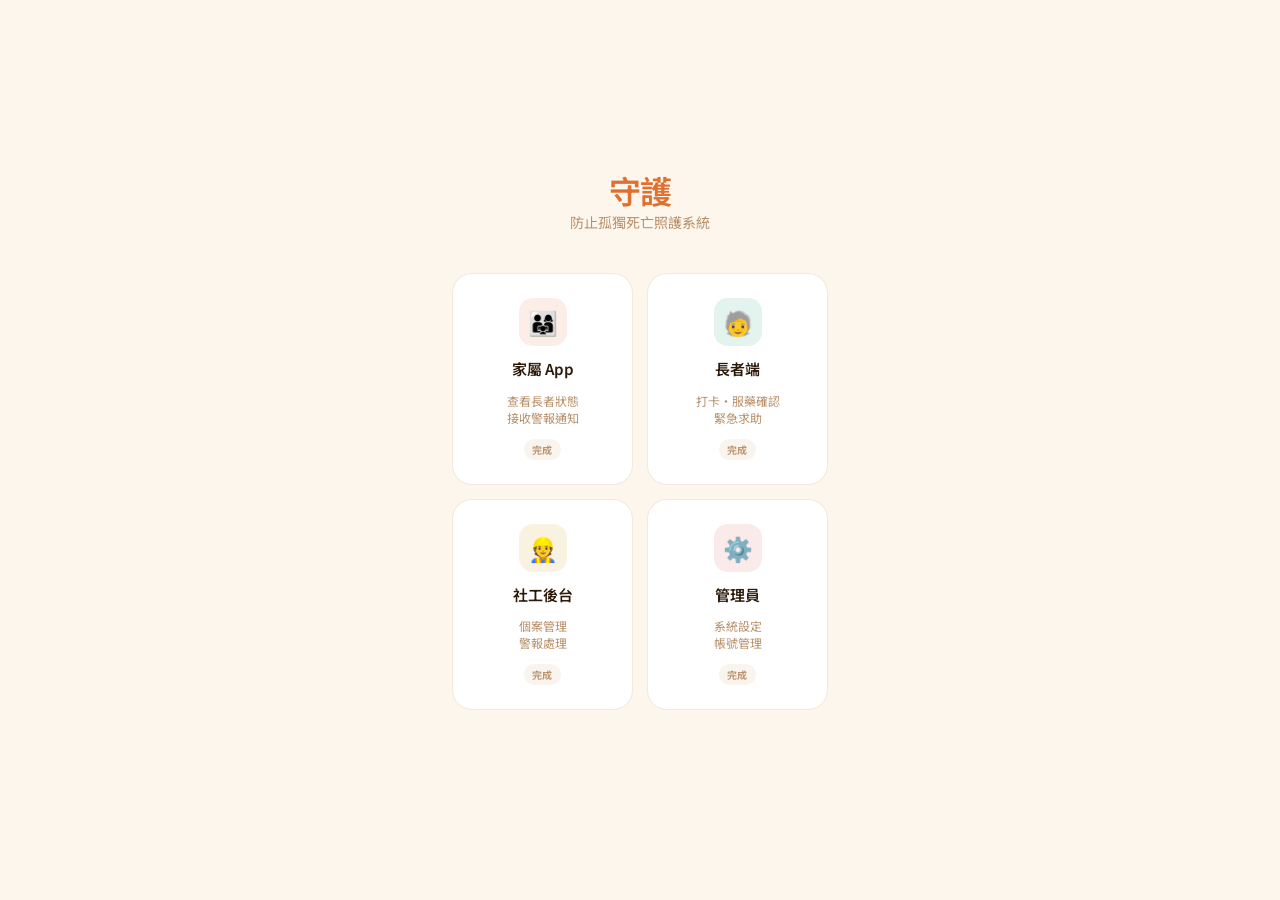
<file: index.html>
<!DOCTYPE html>
<html lang="zh-TW">
<head>
  <meta charset="UTF-8">
  <meta name="viewport" content="width=device-width, initial-scale=1.0">
  <title>守護 — 選擇角色</title>
  <link rel="preconnect" href="https://fonts.googleapis.com">
  <link rel="preconnect" href="https://fonts.gstatic.com" crossorigin>
  <link href="https://fonts.googleapis.com/css2?family=Inter:wght@300;400;500;600&family=Noto+Sans+TC:wght@300;400;500;600&display=swap" rel="stylesheet">
  <link rel="stylesheet" href="css/main.css">
  <style>
    .role-select-wrap {
      width: 100%;
      max-width: 26rem;
      padding: 2rem 1.25rem 3rem;
    }

    .role-select-brand {
      text-align: center;
      margin-bottom: 2.5rem;
    }

    .role-select-logo {
      font-family: var(--font-display);
      font-size: 2rem;
      font-weight: 600;
      color: var(--color-accent);
      letter-spacing: -0.04em;
      line-height: 1;
    }

    .role-select-tagline {
      font-size: 0.875rem;
      color: var(--color-text-dim);
      margin-top: 0.375rem;
    }

    .role-grid {
      display: grid;
      grid-template-columns: 1fr 1fr;
      gap: 0.875rem;
    }

    .role-card {
      display: flex;
      flex-direction: column;
      align-items: center;
      gap: 0.75rem;
      padding: 1.5rem 1rem;
      background: var(--color-surface);
      border: 0.0625rem solid var(--color-border);
      border-radius: var(--radius-lg);
      text-decoration: none;
      color: var(--color-text-primary);
      transition: background 0.15s, border-color 0.15s, transform 0.12s;
      cursor: pointer;

      &:hover {
        background: var(--color-surface-raised);
        border-color: var(--color-accent);
        transform: translateY(-0.125rem);
      }
    }

    .role-card-icon {
      width: 3rem;
      height: 3rem;
      border-radius: var(--radius-md);
      display: flex;
      align-items: center;
      justify-content: center;
      font-size: 1.5rem;
    }

    .role-card-icon.caregiver  { background: var(--color-accent-dim); }
    .role-card-icon.elder      { background: var(--color-green-dim); }
    .role-card-icon.social     { background: var(--color-yellow-dim); }
    .role-card-icon.admin      { background: var(--color-red-dim); }

    .role-card-name {
      font-size: 0.9375rem;
      font-weight: 600;
      color: var(--color-text-primary);
      text-align: center;
    }

    .role-card-desc {
      font-size: 0.75rem;
      color: var(--color-text-dim);
      text-align: center;
      line-height: 1.4;
    }

    .role-card-badge {
      font-size: 0.625rem;
      font-weight: 600;
      letter-spacing: 0.06em;
      text-transform: uppercase;
      padding: 0.1875rem 0.5rem;
      border-radius: 10rem;
      background: var(--color-border-subtle);
      color: var(--color-text-dim);
    }

    .role-card-badge.wip {
      background: var(--color-yellow-dim);
      color: var(--color-yellow);
    }
  </style>
</head>
<body class="view-role-select">

<div class="role-select-wrap">

  <div class="role-select-brand">
    <div class="role-select-logo">守護</div>
    <div class="role-select-tagline">防止孤獨死亡照護系統</div>
  </div>

  <div class="role-grid">

    <a class="role-card" href="caregiver.html">
      <div class="role-card-icon caregiver">👨‍👩‍👧</div>
      <div class="role-card-name">家屬 App</div>
      <div class="role-card-desc">查看長者狀態<br>接收警報通知</div>
      <div class="role-card-badge">完成</div>
    </a>

    <a class="role-card" href="elder.html">
      <div class="role-card-icon elder">🧓</div>
      <div class="role-card-name">長者端</div>
      <div class="role-card-desc">打卡・服藥確認<br>緊急求助</div>
      <div class="role-card-badge">完成</div>
    </a>

    <a class="role-card" href="social-worker.html">
      <div class="role-card-icon social">👷</div>
      <div class="role-card-name">社工後台</div>
      <div class="role-card-desc">個案管理<br>警報處理</div>
      <div class="role-card-badge">完成</div>
    </a>

    <a class="role-card" href="admin.html">
      <div class="role-card-icon admin">⚙️</div>
      <div class="role-card-name">管理員</div>
      <div class="role-card-desc">系統設定<br>帳號管理</div>
      <div class="role-card-badge">完成</div>
    </a>

  </div>

</div>

</body>
</html>
</file>
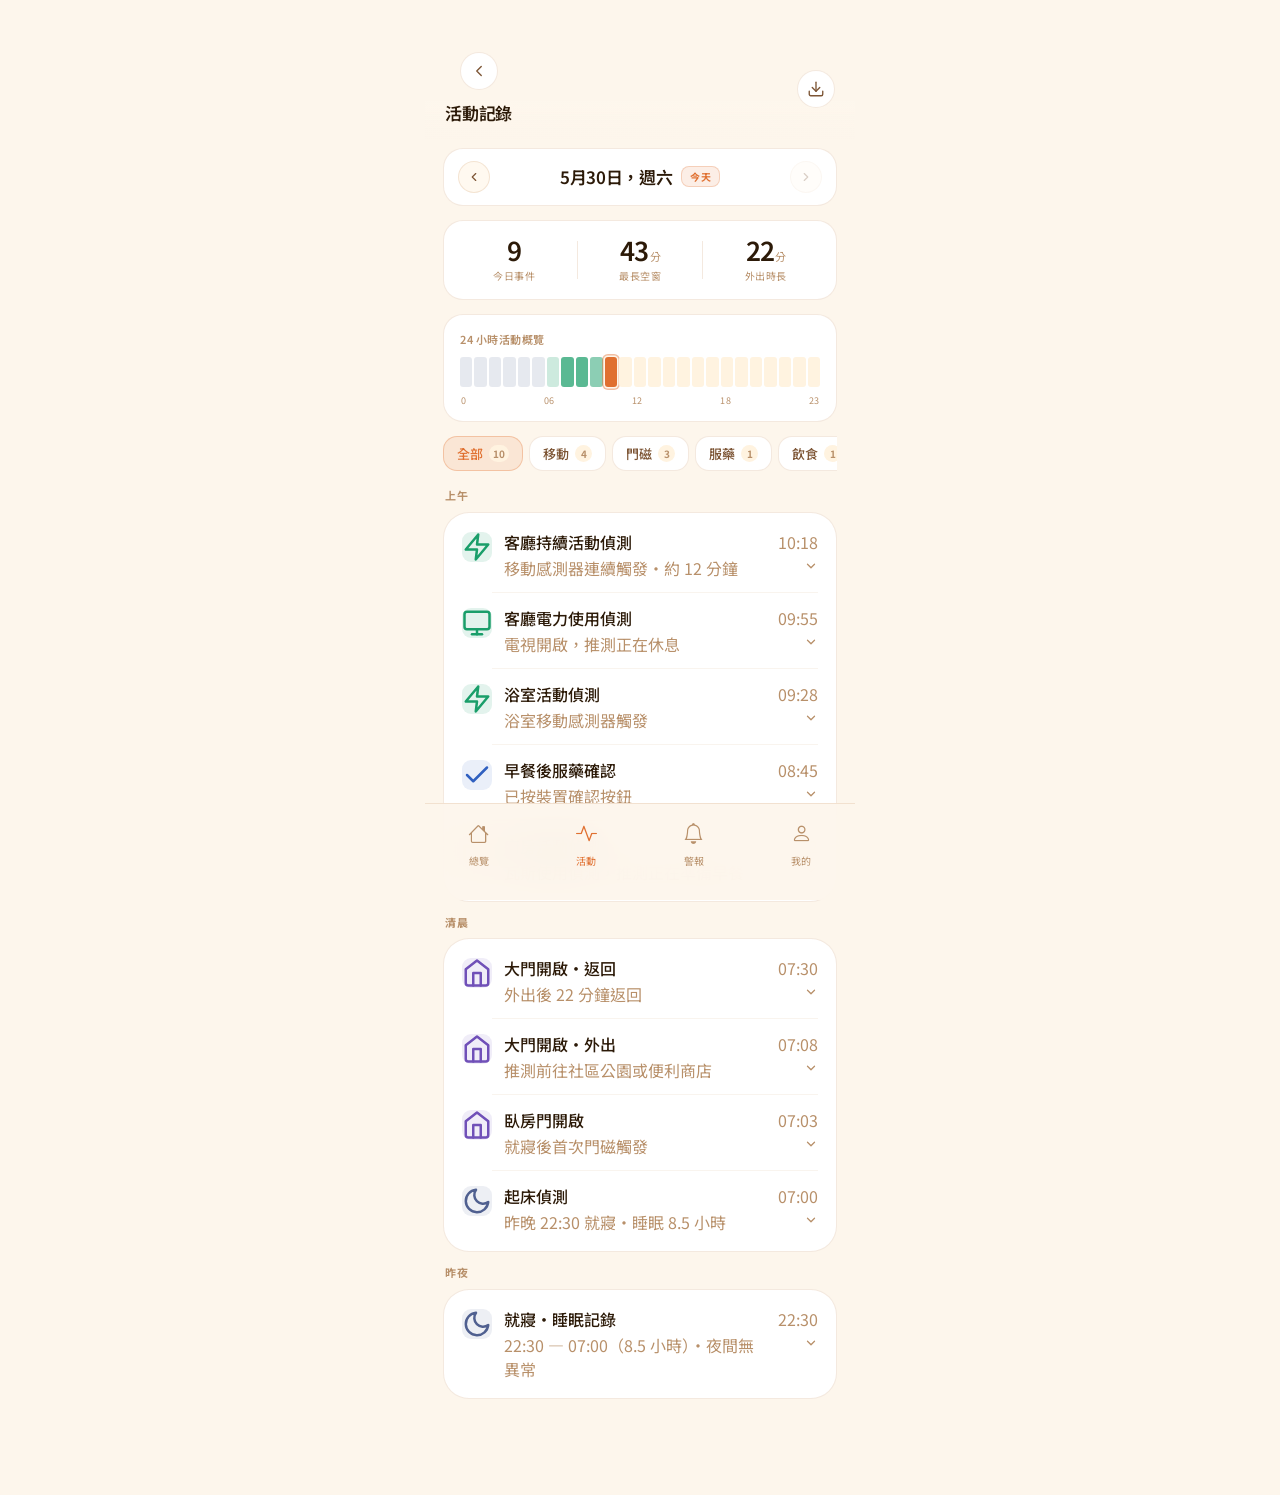
<file: caregiver-activity.html>
<!DOCTYPE html>
<html lang="zh-TW">
<head>
  <meta charset="UTF-8">
  <meta name="viewport" content="width=device-width, initial-scale=1.0">
  <title>活動記錄 — 守護</title>
  <link rel="preconnect" href="https://fonts.googleapis.com">
  <link rel="preconnect" href="https://fonts.gstatic.com" crossorigin>
  <link href="https://fonts.googleapis.com/css2?family=Inter:wght@300;400;500;600&family=Noto+Sans+TC:wght@300;400;500;600&display=swap" rel="stylesheet">
  <link rel="stylesheet" href="https://cdn.jsdelivr.net/npm/bootstrap-icons@1.11.3/font/bootstrap-icons.min.css">
  <link rel="stylesheet" href="css/main.css">
</head>
<body class="view-caregiver">

<div class="app-wrapper">

  <!-- TOP BAR：內頁版本，含返回鍵 -->
  <header class="top-bar top-bar--inner">
    <div class="top-bar-left">
      <button class="icon-btn" onclick="location.href='caregiver.html'" aria-label="返回">
        <svg viewBox="0 0 24 24" fill="none" stroke="currentColor" stroke-width="1.8" stroke-linecap="round" stroke-linejoin="round">
          <polyline points="15 18 9 12 15 6"/>
        </svg>
      </button>
      <span class="page-title">活動記錄</span>
    </div>
    <div class="top-actions">
      <button class="icon-btn" aria-label="匯出記錄">
        <svg viewBox="0 0 24 24" fill="none" stroke="currentColor" stroke-width="1.8" stroke-linecap="round" stroke-linejoin="round">
          <path d="M21 15v4a2 2 0 01-2 2H5a2 2 0 01-2-2v-4"/>
          <polyline points="7 10 12 15 17 10"/>
          <line x1="12" y1="15" x2="12" y2="3"/>
        </svg>
      </button>
    </div>
  </header>

  <main class="main-content activity-page">

    <!-- 日期導航 -->
    <div class="day-nav">
      <button class="day-nav-btn" id="btn-prev" aria-label="上一天">
        <svg viewBox="0 0 24 24" fill="none" stroke="currentColor" stroke-width="2" stroke-linecap="round" stroke-linejoin="round">
          <polyline points="15 18 9 12 15 6"/>
        </svg>
      </button>
      <div class="day-nav-center">
        <span class="day-nav-date" id="day-nav-date">5月30日，週六</span>
        <span class="day-nav-today" id="day-nav-today">今天</span>
      </div>
      <button class="day-nav-btn" id="btn-next" disabled aria-label="下一天">
        <svg viewBox="0 0 24 24" fill="none" stroke="currentColor" stroke-width="2" stroke-linecap="round" stroke-linejoin="round">
          <polyline points="9 18 15 12 9 6"/>
        </svg>
      </button>
    </div>

    <!-- 每日摘要 -->
    <div class="day-summary">
      <div class="day-stat">
        <div class="day-stat-value" id="stat-events">9</div>
        <div class="day-stat-label">今日事件</div>
      </div>
      <div class="day-stat-divider"></div>
      <div class="day-stat">
        <div class="day-stat-value" id="stat-gap">43<small>分</small></div>
        <div class="day-stat-label">最長空窗</div>
      </div>
      <div class="day-stat-divider"></div>
      <div class="day-stat">
        <div class="day-stat-value" id="stat-outdoor">22<small>分</small></div>
        <div class="day-stat-label">外出時長</div>
      </div>
    </div>

    <!-- 24hr 活動熱圖 -->
    <div class="activity-heatmap">
      <div class="heatmap-title">24 小時活動概覽</div>
      <div class="heatmap-bar" id="heatmap-bar">
        <!-- JS 動態產生 24 cells -->
      </div>
      <div class="heatmap-labels">
        <span>0</span>
        <span>06</span>
        <span>12</span>
        <span>18</span>
        <span>23</span>
      </div>
    </div>

    <!-- 分類篩選 -->
    <div class="activity-filter-bar" id="activity-filter-bar">
      <button class="filter-tab active" data-cat="all">
        全部<span class="filter-count">10</span>
      </button>
      <button class="filter-tab" data-cat="movement">
        移動<span class="filter-count">4</span>
      </button>
      <button class="filter-tab" data-cat="door">
        門磁<span class="filter-count">3</span>
      </button>
      <button class="filter-tab" data-cat="medicine">
        服藥<span class="filter-count">1</span>
      </button>
      <button class="filter-tab" data-cat="food">
        飲食<span class="filter-count">1</span>
      </button>
      <button class="filter-tab" data-cat="sleep">
        睡眠<span class="filter-count">1</span>
      </button>
    </div>

    <!-- 活動時間軸 -->
    <div class="activity-feed" id="activity-feed">

      <!-- ===== 上午 block ===== -->
      <div class="tl-block" id="block-morning">
        <div class="tl-block-label">上午</div>
        <div class="timeline-card">
          <div class="timeline-list">

            <div class="tl-item" data-cat="movement">
              <div class="tl-icon tl-movement">
                <svg viewBox="0 0 24 24" fill="none" stroke="currentColor" stroke-width="2" stroke-linecap="round" stroke-linejoin="round">
                  <polyline points="13 2 3 14 12 14 11 22 21 10 12 10 13 2"/>
                </svg>
              </div>
              <div class="tl-content">
                <div class="tl-event">客廳持續活動偵測</div>
                <div class="tl-sub">移動感測器連續觸發・約 12 分鐘</div>
                <div class="tl-detail">
                  <div class="tl-detail-row"><span>感測器</span><span>客廳移動偵測器 A2</span></div>
                  <div class="tl-detail-row"><span>觸發次數</span><span>3 次連續</span></div>
                  <div class="tl-detail-row"><span>持續時長</span><span>約 12 分鐘</span></div>
                </div>
              </div>
              <div class="tl-right">
                <div class="tl-time">10:18</div>
                <svg class="tl-chevron" viewBox="0 0 24 24" fill="none" stroke="currentColor" stroke-width="2.2" stroke-linecap="round" stroke-linejoin="round"><polyline points="6 9 12 15 18 9"/></svg>
              </div>
            </div>

            <div class="tl-item" data-cat="movement">
              <div class="tl-icon tl-movement">
                <svg viewBox="0 0 24 24" fill="none" stroke="currentColor" stroke-width="2" stroke-linecap="round" stroke-linejoin="round">
                  <rect x="2" y="3" width="20" height="14" rx="2" ry="2"/>
                  <line x1="8" y1="21" x2="16" y2="21"/>
                  <line x1="12" y1="17" x2="12" y2="21"/>
                </svg>
              </div>
              <div class="tl-content">
                <div class="tl-event">客廳電力使用偵測</div>
                <div class="tl-sub">電視開啟，推測正在休息</div>
                <div class="tl-detail">
                  <div class="tl-detail-row"><span>感測器</span><span>智慧電力監測</span></div>
                  <div class="tl-detail-row"><span>耗電增量</span><span>+82 W</span></div>
                </div>
              </div>
              <div class="tl-right">
                <div class="tl-time">09:55</div>
                <svg class="tl-chevron" viewBox="0 0 24 24" fill="none" stroke="currentColor" stroke-width="2.2" stroke-linecap="round" stroke-linejoin="round"><polyline points="6 9 12 15 18 9"/></svg>
              </div>
            </div>

            <div class="tl-item" data-cat="movement">
              <div class="tl-icon tl-movement">
                <svg viewBox="0 0 24 24" fill="none" stroke="currentColor" stroke-width="2" stroke-linecap="round" stroke-linejoin="round">
                  <polyline points="13 2 3 14 12 14 11 22 21 10 12 10 13 2"/>
                </svg>
              </div>
              <div class="tl-content">
                <div class="tl-event">浴室活動偵測</div>
                <div class="tl-sub">浴室移動感測器觸發</div>
                <div class="tl-detail">
                  <div class="tl-detail-row"><span>感測器</span><span>浴室移動偵測器 B1</span></div>
                  <div class="tl-detail-row"><span>持續時長</span><span>約 6 分鐘</span></div>
                </div>
              </div>
              <div class="tl-right">
                <div class="tl-time">09:28</div>
                <svg class="tl-chevron" viewBox="0 0 24 24" fill="none" stroke="currentColor" stroke-width="2.2" stroke-linecap="round" stroke-linejoin="round"><polyline points="6 9 12 15 18 9"/></svg>
              </div>
            </div>

            <div class="tl-item" data-cat="medicine">
              <div class="tl-icon tl-medicine">
                <svg viewBox="0 0 24 24" fill="none" stroke="currentColor" stroke-width="2" stroke-linecap="round" stroke-linejoin="round">
                  <polyline points="20 6 9 17 4 12"/>
                </svg>
              </div>
              <div class="tl-content">
                <div class="tl-event">早餐後服藥確認</div>
                <div class="tl-sub">已按裝置確認按鈕</div>
                <div class="tl-detail">
                  <div class="tl-detail-row"><span>藥物</span><span>早間綜合藥組（3 顆）</span></div>
                  <div class="tl-detail-row"><span>預定時間</span><span>08:30</span></div>
                  <div class="tl-detail-row"><span>實際確認</span><span>08:45（延遲 15 分）</span></div>
                </div>
              </div>
              <div class="tl-right">
                <div class="tl-time">08:45</div>
                <svg class="tl-chevron" viewBox="0 0 24 24" fill="none" stroke="currentColor" stroke-width="2.2" stroke-linecap="round" stroke-linejoin="round"><polyline points="6 9 12 15 18 9"/></svg>
              </div>
            </div>

            <div class="tl-item" data-cat="food">
              <div class="tl-icon tl-food">
                <svg viewBox="0 0 24 24" fill="none" stroke="currentColor" stroke-width="2" stroke-linecap="round" stroke-linejoin="round">
                  <path d="M18 8h1a4 4 0 010 8h-1"/>
                  <path d="M2 8h16v9a4 4 0 01-4 4H6a4 4 0 01-4-4V8z"/>
                  <line x1="6" y1="1" x2="6" y2="4"/>
                  <line x1="10" y1="1" x2="10" y2="4"/>
                  <line x1="14" y1="1" x2="14" y2="4"/>
                </svg>
              </div>
              <div class="tl-content">
                <div class="tl-event">廚房活動偵測</div>
                <div class="tl-sub">瓦斯使用偵測，推測正在準備早餐</div>
                <div class="tl-detail">
                  <div class="tl-detail-row"><span>感測器</span><span>廚房瓦斯偵測 + 移動</span></div>
                  <div class="tl-detail-row"><span>持續時長</span><span>約 18 分鐘</span></div>
                </div>
              </div>
              <div class="tl-right">
                <div class="tl-time">08:12</div>
                <svg class="tl-chevron" viewBox="0 0 24 24" fill="none" stroke="currentColor" stroke-width="2.2" stroke-linecap="round" stroke-linejoin="round"><polyline points="6 9 12 15 18 9"/></svg>
              </div>
            </div>

          </div>
        </div>
      </div><!-- /block-morning -->

      <!-- ===== 清晨 block ===== -->
      <div class="tl-block" id="block-dawn">
        <div class="tl-block-label">清晨</div>
        <div class="timeline-card">
          <div class="timeline-list">

            <div class="tl-item" data-cat="door">
              <div class="tl-icon tl-door">
                <svg viewBox="0 0 24 24" fill="none" stroke="currentColor" stroke-width="2" stroke-linecap="round" stroke-linejoin="round">
                  <path d="M3 9l9-7 9 7v11a2 2 0 01-2 2H5a2 2 0 01-2-2z"/>
                  <polyline points="9 22 9 12 15 12 15 22"/>
                </svg>
              </div>
              <div class="tl-content">
                <div class="tl-event">大門開啟・返回</div>
                <div class="tl-sub">外出後 22 分鐘返回</div>
                <div class="tl-detail">
                  <div class="tl-detail-row"><span>感測器</span><span>玄關門磁 M01</span></div>
                  <div class="tl-detail-row"><span>外出時長</span><span>22 分鐘</span></div>
                  <div class="tl-detail-row"><span>外出時段</span><span>07:08 — 07:30</span></div>
                </div>
              </div>
              <div class="tl-right">
                <div class="tl-time">07:30</div>
                <svg class="tl-chevron" viewBox="0 0 24 24" fill="none" stroke="currentColor" stroke-width="2.2" stroke-linecap="round" stroke-linejoin="round"><polyline points="6 9 12 15 18 9"/></svg>
              </div>
            </div>

            <div class="tl-item" data-cat="door">
              <div class="tl-icon tl-door">
                <svg viewBox="0 0 24 24" fill="none" stroke="currentColor" stroke-width="2" stroke-linecap="round" stroke-linejoin="round">
                  <path d="M3 9l9-7 9 7v11a2 2 0 01-2 2H5a2 2 0 01-2-2z"/>
                  <polyline points="9 22 9 12 15 12 15 22"/>
                </svg>
              </div>
              <div class="tl-content">
                <div class="tl-event">大門開啟・外出</div>
                <div class="tl-sub">推測前往社區公園或便利商店</div>
                <div class="tl-detail">
                  <div class="tl-detail-row"><span>感測器</span><span>玄關門磁 M01</span></div>
                  <div class="tl-detail-row"><span>時刻</span><span>07:08 開門離開</span></div>
                </div>
              </div>
              <div class="tl-right">
                <div class="tl-time">07:08</div>
                <svg class="tl-chevron" viewBox="0 0 24 24" fill="none" stroke="currentColor" stroke-width="2.2" stroke-linecap="round" stroke-linejoin="round"><polyline points="6 9 12 15 18 9"/></svg>
              </div>
            </div>

            <div class="tl-item" data-cat="door">
              <div class="tl-icon tl-door">
                <svg viewBox="0 0 24 24" fill="none" stroke="currentColor" stroke-width="2" stroke-linecap="round" stroke-linejoin="round">
                  <path d="M3 9l9-7 9 7v11a2 2 0 01-2 2H5a2 2 0 01-2-2z"/>
                  <polyline points="9 22 9 12 15 12 15 22"/>
                </svg>
              </div>
              <div class="tl-content">
                <div class="tl-event">臥房門開啟</div>
                <div class="tl-sub">就寢後首次門磁觸發</div>
                <div class="tl-detail">
                  <div class="tl-detail-row"><span>感測器</span><span>臥房門磁 M02</span></div>
                  <div class="tl-detail-row"><span>備註</span><span>昨夜 22:30 後首次觸發</span></div>
                </div>
              </div>
              <div class="tl-right">
                <div class="tl-time">07:03</div>
                <svg class="tl-chevron" viewBox="0 0 24 24" fill="none" stroke="currentColor" stroke-width="2.2" stroke-linecap="round" stroke-linejoin="round"><polyline points="6 9 12 15 18 9"/></svg>
              </div>
            </div>

            <div class="tl-item" data-cat="movement">
              <div class="tl-icon tl-sleep">
                <svg viewBox="0 0 24 24" fill="none" stroke="currentColor" stroke-width="2" stroke-linecap="round" stroke-linejoin="round">
                  <path d="M21 12.79A9 9 0 1111.21 3 7 7 0 0021 12.79z"/>
                </svg>
              </div>
              <div class="tl-content">
                <div class="tl-event">起床偵測</div>
                <div class="tl-sub">昨晚 22:30 就寢・睡眠 8.5 小時</div>
                <div class="tl-detail">
                  <div class="tl-detail-row"><span>就寢時間</span><span>昨晚 22:30</span></div>
                  <div class="tl-detail-row"><span>睡眠時長</span><span>8.5 小時（良好）</span></div>
                  <div class="tl-detail-row"><span>夜間活動</span><span>無異常起床記錄</span></div>
                </div>
              </div>
              <div class="tl-right">
                <div class="tl-time">07:00</div>
                <svg class="tl-chevron" viewBox="0 0 24 24" fill="none" stroke="currentColor" stroke-width="2.2" stroke-linecap="round" stroke-linejoin="round"><polyline points="6 9 12 15 18 9"/></svg>
              </div>
            </div>

          </div>
        </div>
      </div><!-- /block-dawn -->

      <!-- ===== 昨夜 block ===== -->
      <div class="tl-block" id="block-sleep">
        <div class="tl-block-label">昨夜</div>
        <div class="timeline-card">
          <div class="timeline-list">

            <div class="tl-item" data-cat="sleep">
              <div class="tl-icon tl-sleep">
                <svg viewBox="0 0 24 24" fill="none" stroke="currentColor" stroke-width="2" stroke-linecap="round" stroke-linejoin="round">
                  <path d="M21 12.79A9 9 0 1111.21 3 7 7 0 0021 12.79z"/>
                </svg>
              </div>
              <div class="tl-content">
                <div class="tl-event">就寢・睡眠記錄</div>
                <div class="tl-sub">22:30 — 07:00（8.5 小時）・夜間無異常</div>
                <div class="tl-detail">
                  <div class="tl-detail-row"><span>開始</span><span>昨晚 22:30</span></div>
                  <div class="tl-detail-row"><span>結束</span><span>今日 07:00</span></div>
                  <div class="tl-detail-row"><span>夜間起床</span><span>無記錄</span></div>
                  <div class="tl-detail-row"><span>評估</span><span>睡眠品質良好</span></div>
                </div>
              </div>
              <div class="tl-right">
                <div class="tl-time">22:30</div>
                <svg class="tl-chevron" viewBox="0 0 24 24" fill="none" stroke="currentColor" stroke-width="2.2" stroke-linecap="round" stroke-linejoin="round"><polyline points="6 9 12 15 18 9"/></svg>
              </div>
            </div>

          </div>
        </div>
      </div><!-- /block-sleep -->

      <!-- 空狀態（篩選無結果時顯示）-->
      <div class="activity-empty" id="activity-empty">
        <div class="activity-empty-icon">📋</div>
        此分類今日無記錄
      </div>

    </div><!-- /activity-feed -->

  </main>

</div><!-- /app-wrapper -->

<script src="js/caregiver-bottom-nav.js"></script>
<script src="js/caregiver-activity.js"></script>
</body>
</html>
</file>
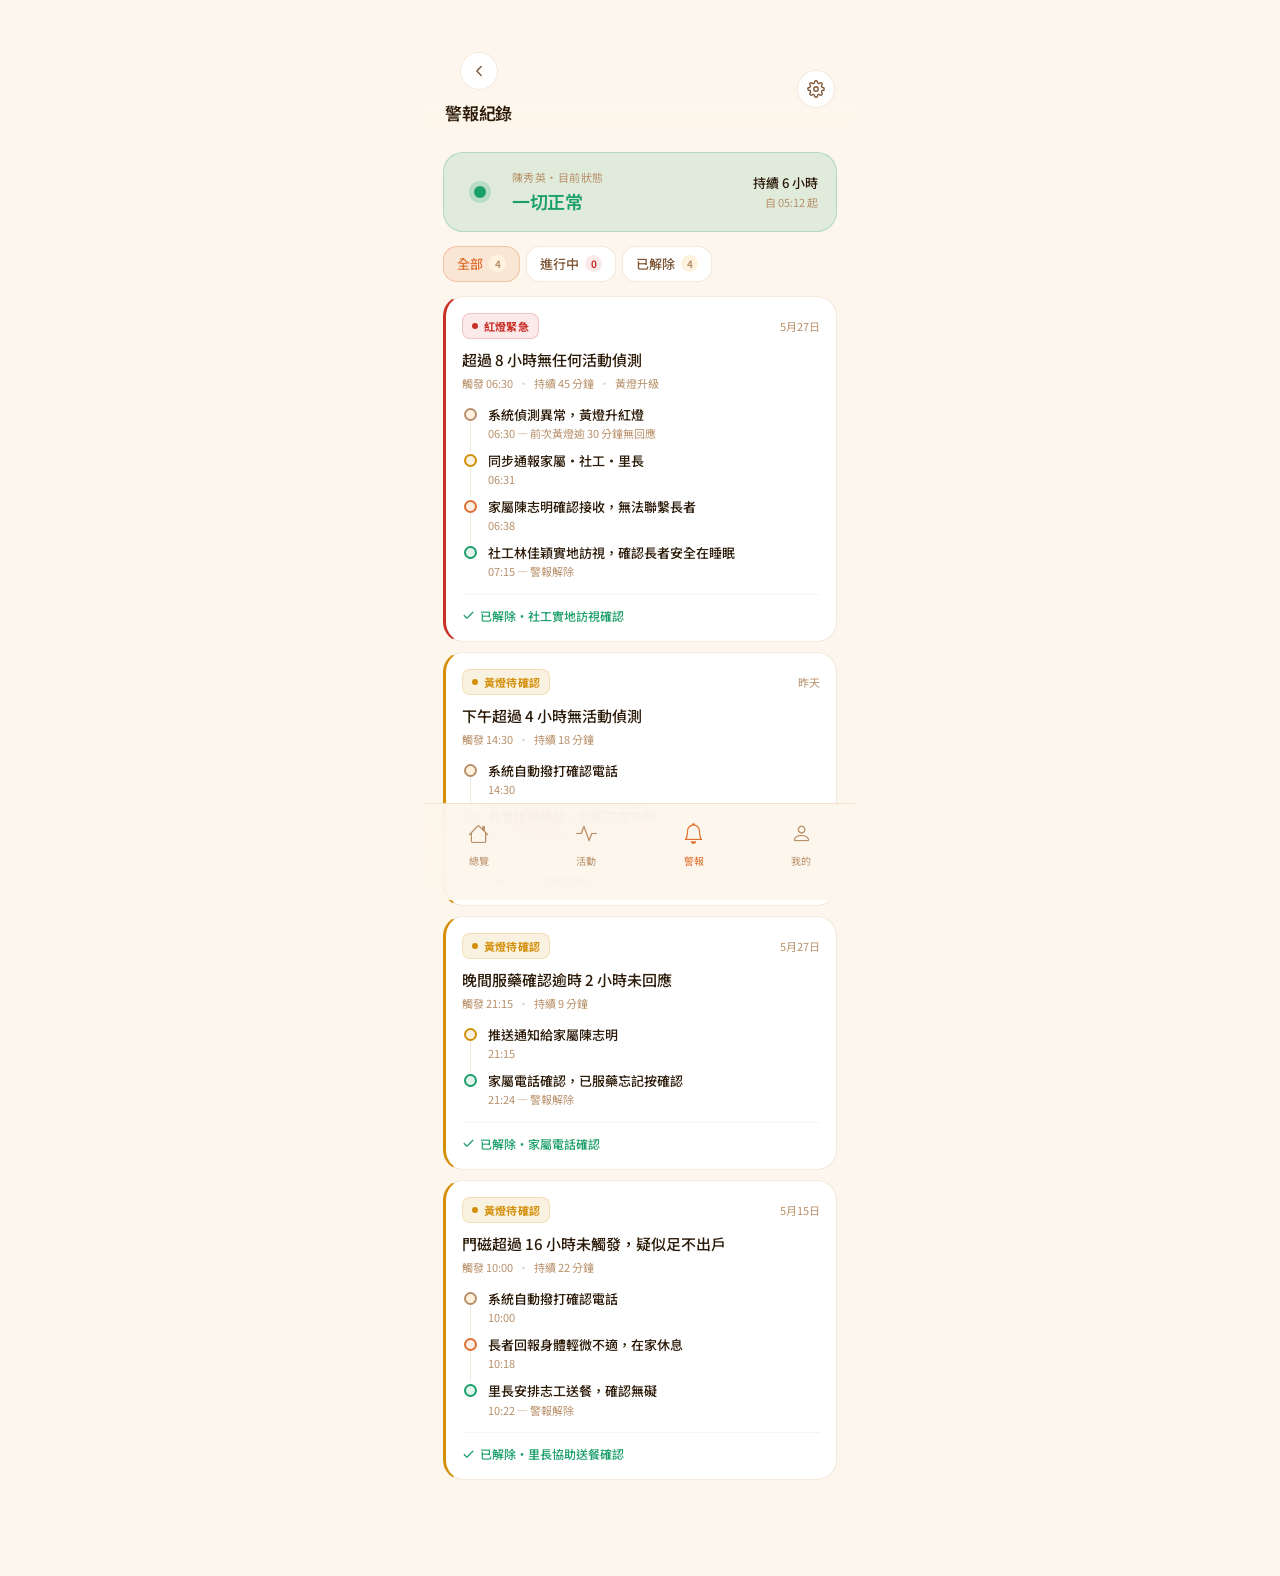
<file: caregiver-alerts.html>
<!DOCTYPE html>
<html lang="zh-TW">
<head>
  <meta charset="UTF-8">
  <meta name="viewport" content="width=device-width, initial-scale=1.0">
  <title>警報紀錄 — 守護</title>
  <link rel="preconnect" href="https://fonts.googleapis.com">
  <link rel="preconnect" href="https://fonts.gstatic.com" crossorigin>
  <link href="https://fonts.googleapis.com/css2?family=Inter:wght@300;400;500;600&family=Noto+Sans+TC:wght@300;400;500;600&display=swap" rel="stylesheet">
  <link rel="stylesheet" href="https://cdn.jsdelivr.net/npm/bootstrap-icons@1.11.3/font/bootstrap-icons.min.css">
  <link rel="stylesheet" href="css/main.css">
</head>
<body class="view-caregiver">

<div class="app-wrapper">

  <!-- TOP BAR：內頁版本，含返回鍵 -->
  <header class="top-bar top-bar--inner">
    <div class="top-bar-left">
      <button class="icon-btn" onclick="location.href='caregiver.html'" aria-label="返回">
        <svg viewBox="0 0 24 24" fill="none" stroke="currentColor" stroke-width="1.8" stroke-linecap="round" stroke-linejoin="round">
          <polyline points="15 18 9 12 15 6"/>
        </svg>
      </button>
      <span class="page-title">警報紀錄</span>
    </div>
    <div class="top-actions">
      <button class="icon-btn" aria-label="警報設定">
        <svg viewBox="0 0 24 24" fill="none" stroke="currentColor" stroke-width="1.8" stroke-linecap="round" stroke-linejoin="round">
          <circle cx="12" cy="12" r="3"/>
          <path d="M19.4 15a1.65 1.65 0 00.33 1.82l.06.06a2 2 0 010 2.83 2 2 0 01-2.83 0l-.06-.06a1.65 1.65 0 00-1.82-.33 1.65 1.65 0 00-1 1.51V21a2 2 0 01-4 0v-.09A1.65 1.65 0 009 19.4a1.65 1.65 0 00-1.82.33l-.06.06a2 2 0 01-2.83-2.83l.06-.06A1.65 1.65 0 004.68 15a1.65 1.65 0 00-1.51-1H3a2 2 0 010-4h.09A1.65 1.65 0 004.6 9a1.65 1.65 0 00-.33-1.82l-.06-.06a2 2 0 012.83-2.83l.06.06A1.65 1.65 0 009 4.68a1.65 1.65 0 001-1.51V3a2 2 0 014 0v.09a1.65 1.65 0 001 1.51 1.65 1.65 0 001.82-.33l.06-.06a2 2 0 012.83 2.83l-.06.06A1.65 1.65 0 0019.4 9a1.65 1.65 0 001.51 1H21a2 2 0 010 4h-.09a1.65 1.65 0 00-1.51 1z"/>
        </svg>
      </button>
    </div>
  </header>

  <main class="main-content alerts-page">

    <!-- 當前狀態橫幅 -->
    <div class="alert-status-banner green" id="alert-status-banner">
      <div class="status-banner-indicator">
        <div class="status-banner-dot"></div>
      </div>
      <div class="status-banner-body">
        <div class="status-banner-label">陳秀英・目前狀態</div>
        <div class="status-banner-value">一切正常</div>
      </div>
      <div class="status-banner-meta">
        <div class="status-banner-since">持續 6 小時</div>
        <div class="status-banner-date">自 05:12 起</div>
      </div>
    </div>

    <!-- 篩選標籤 -->
    <div class="alert-filter-bar">
      <button class="filter-tab active" data-filter="all">
        全部<span class="filter-count">4</span>
      </button>
      <button class="filter-tab" data-filter="active">
        進行中<span class="filter-count is-active">0</span>
      </button>
      <button class="filter-tab" data-filter="resolved">
        已解除<span class="filter-count">4</span>
      </button>
    </div>

    <!-- 警報列表 -->
    <div class="alert-feed" id="alert-feed">

      <!-- ===== 🔴 紅燈（已解除）===== -->
      <article class="alert-card level-red" data-status="resolved">
        <div class="alert-card-header">
          <div class="alert-level-badge red">
            <span class="level-dot"></span>紅燈緊急
          </div>
          <time class="alert-card-time">5月27日</time>
        </div>
        <p class="alert-card-trigger">超過 8 小時無任何活動偵測</p>
        <div class="alert-meta-row">
          <span>觸發 06:30</span>
          <span class="dot-divider">·</span>
          <span>持續 45 分鐘</span>
          <span class="dot-divider">·</span>
          <span>黃燈升級</span>
        </div>

        <!-- 升級時間軸 -->
        <div class="alert-escalation">
          <div class="esc-item">
            <div class="esc-dot auto"></div>
            <div class="esc-body">
              <div class="esc-action">系統偵測異常，黃燈升紅燈</div>
              <div class="esc-time">06:30 — 前次黃燈逾 30 分鐘無回應</div>
            </div>
          </div>
          <div class="esc-item">
            <div class="esc-dot notify"></div>
            <div class="esc-body">
              <div class="esc-action">同步通報家屬・社工・里長</div>
              <div class="esc-time">06:31</div>
            </div>
          </div>
          <div class="esc-item">
            <div class="esc-dot contact"></div>
            <div class="esc-body">
              <div class="esc-action">家屬陳志明確認接收，無法聯繫長者</div>
              <div class="esc-time">06:38</div>
            </div>
          </div>
          <div class="esc-item">
            <div class="esc-dot resolve"></div>
            <div class="esc-body">
              <div class="esc-action">社工林佳穎實地訪視，確認長者安全在睡眠</div>
              <div class="esc-time">07:15 — 警報解除</div>
            </div>
          </div>
        </div>

        <div class="alert-card-footer resolved">
          <svg viewBox="0 0 24 24" fill="none" stroke-width="2.2" stroke-linecap="round" stroke-linejoin="round" width="13" height="13"><polyline points="20 6 9 17 4 12"/></svg>
          已解除・社工實地訪視確認
        </div>
      </article>

      <!-- ===== 🟡 黃燈（已解除）===== -->
      <article class="alert-card level-yellow" data-status="resolved">
        <div class="alert-card-header">
          <div class="alert-level-badge yellow">
            <span class="level-dot"></span>黃燈待確認
          </div>
          <time class="alert-card-time">昨天</time>
        </div>
        <p class="alert-card-trigger">下午超過 4 小時無活動偵測</p>
        <div class="alert-meta-row">
          <span>觸發 14:30</span>
          <span class="dot-divider">·</span>
          <span>持續 18 分鐘</span>
        </div>

        <div class="alert-escalation">
          <div class="esc-item">
            <div class="esc-dot auto"></div>
            <div class="esc-body">
              <div class="esc-action">系統自動撥打確認電話</div>
              <div class="esc-time">14:30</div>
            </div>
          </div>
          <div class="esc-item">
            <div class="esc-dot resolve"></div>
            <div class="esc-body">
              <div class="esc-action">長者接聽確認，回報正在午睡</div>
              <div class="esc-time">14:48 — 警報解除</div>
            </div>
          </div>
        </div>

        <div class="alert-card-footer resolved">
          <svg viewBox="0 0 24 24" fill="none" stroke-width="2.2" stroke-linecap="round" stroke-linejoin="round" width="13" height="13"><polyline points="20 6 9 17 4 12"/></svg>
          已解除・長者電話確認
        </div>
      </article>

      <!-- ===== 🟡 黃燈（已解除）===== -->
      <article class="alert-card level-yellow" data-status="resolved">
        <div class="alert-card-header">
          <div class="alert-level-badge yellow">
            <span class="level-dot"></span>黃燈待確認
          </div>
          <time class="alert-card-time">5月27日</time>
        </div>
        <p class="alert-card-trigger">晚間服藥確認逾時 2 小時未回應</p>
        <div class="alert-meta-row">
          <span>觸發 21:15</span>
          <span class="dot-divider">·</span>
          <span>持續 9 分鐘</span>
        </div>

        <div class="alert-escalation">
          <div class="esc-item">
            <div class="esc-dot notify"></div>
            <div class="esc-body">
              <div class="esc-action">推送通知給家屬陳志明</div>
              <div class="esc-time">21:15</div>
            </div>
          </div>
          <div class="esc-item">
            <div class="esc-dot resolve"></div>
            <div class="esc-body">
              <div class="esc-action">家屬電話確認，已服藥忘記按確認</div>
              <div class="esc-time">21:24 — 警報解除</div>
            </div>
          </div>
        </div>

        <div class="alert-card-footer resolved">
          <svg viewBox="0 0 24 24" fill="none" stroke-width="2.2" stroke-linecap="round" stroke-linejoin="round" width="13" height="13"><polyline points="20 6 9 17 4 12"/></svg>
          已解除・家屬電話確認
        </div>
      </article>

      <!-- ===== 🟡 黃燈（已解除）===== -->
      <article class="alert-card level-yellow" data-status="resolved">
        <div class="alert-card-header">
          <div class="alert-level-badge yellow">
            <span class="level-dot"></span>黃燈待確認
          </div>
          <time class="alert-card-time">5月15日</time>
        </div>
        <p class="alert-card-trigger">門磁超過 16 小時未觸發，疑似足不出戶</p>
        <div class="alert-meta-row">
          <span>觸發 10:00</span>
          <span class="dot-divider">·</span>
          <span>持續 22 分鐘</span>
        </div>

        <div class="alert-escalation">
          <div class="esc-item">
            <div class="esc-dot auto"></div>
            <div class="esc-body">
              <div class="esc-action">系統自動撥打確認電話</div>
              <div class="esc-time">10:00</div>
            </div>
          </div>
          <div class="esc-item">
            <div class="esc-dot contact"></div>
            <div class="esc-body">
              <div class="esc-action">長者回報身體輕微不適，在家休息</div>
              <div class="esc-time">10:18</div>
            </div>
          </div>
          <div class="esc-item">
            <div class="esc-dot resolve"></div>
            <div class="esc-body">
              <div class="esc-action">里長安排志工送餐，確認無礙</div>
              <div class="esc-time">10:22 — 警報解除</div>
            </div>
          </div>
        </div>

        <div class="alert-card-footer resolved">
          <svg viewBox="0 0 24 24" fill="none" stroke-width="2.2" stroke-linecap="round" stroke-linejoin="round" width="13" height="13"><polyline points="20 6 9 17 4 12"/></svg>
          已解除・里長協助送餐確認
        </div>
      </article>

      <!-- 空狀態（篩選「進行中」時顯示）-->
      <div class="alert-empty" id="alert-empty">
        <div class="alert-empty-icon">🔔</div>
        目前沒有進行中的警報
      </div>

    </div><!-- /alert-feed -->

  </main>

</div><!-- /app-wrapper -->

<script src="js/caregiver-bottom-nav.js"></script>
<script src="js/caregiver-alerts.js"></script>
</body>
</html>
</file>
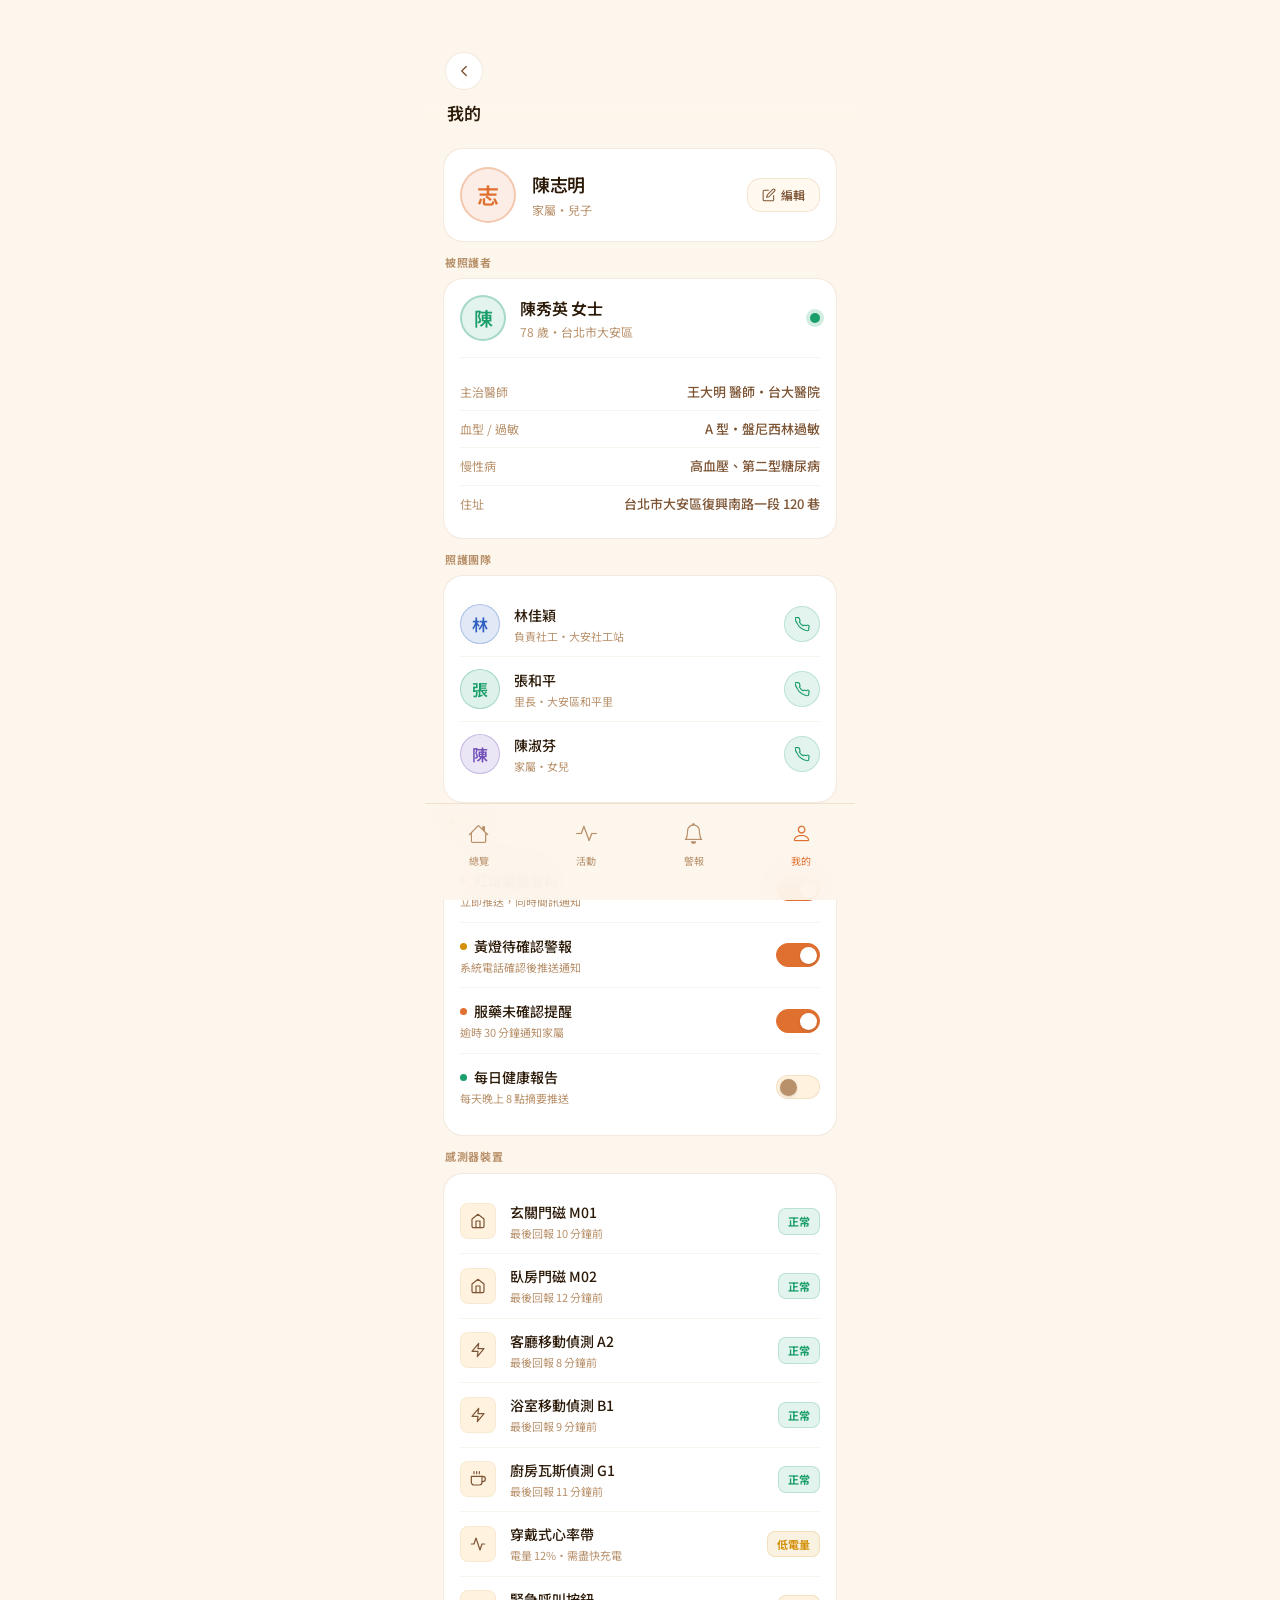
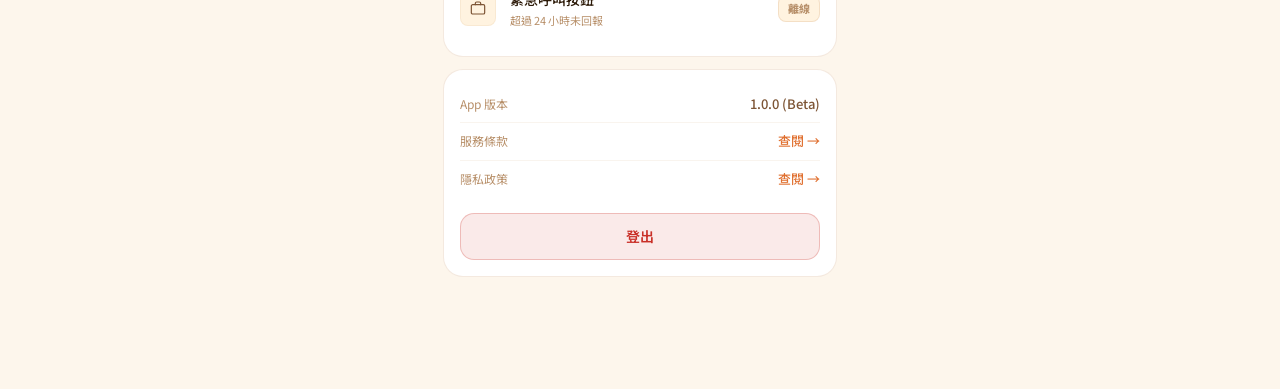
<file: caregiver-profile.html>
<!DOCTYPE html>
<html lang="zh-TW">
<head>
  <meta charset="UTF-8">
  <meta name="viewport" content="width=device-width, initial-scale=1.0">
  <title>我的 — 守護</title>
  <link rel="preconnect" href="https://fonts.googleapis.com">
  <link rel="preconnect" href="https://fonts.gstatic.com" crossorigin>
  <link href="https://fonts.googleapis.com/css2?family=Inter:wght@300;400;500;600&family=Noto+Sans+TC:wght@300;400;500;600&display=swap" rel="stylesheet">
  <link rel="stylesheet" href="https://cdn.jsdelivr.net/npm/bootstrap-icons@1.11.3/font/bootstrap-icons.min.css">
  <link rel="stylesheet" href="css/main.css">
</head>
<body class="view-caregiver">

<div class="app-wrapper">

  <!-- TOP BAR：內頁版本，含返回鍵 -->
  <header class="top-bar top-bar--inner">
    <div class="top-bar-left">
      <button class="icon-btn" onclick="location.href='caregiver.html'" aria-label="返回">
        <svg viewBox="0 0 24 24" fill="none" stroke="currentColor" stroke-width="1.8" stroke-linecap="round" stroke-linejoin="round">
          <polyline points="15 18 9 12 15 6"/>
        </svg>
      </button>
      <span class="page-title">我的</span>
    </div>
  </header>

  <main class="main-content profile-page">

    <!-- ① 家屬帳號卡 -->
    <div class="profile-hero">
      <div class="profile-avatar">志</div>
      <div class="profile-hero-body">
        <div class="profile-name">陳志明</div>
        <div class="profile-role">家屬・兒子</div>
      </div>
      <button class="profile-edit-btn" aria-label="編輯個人資料">
        <svg viewBox="0 0 24 24" fill="none" stroke="currentColor" stroke-width="1.8" stroke-linecap="round" stroke-linejoin="round">
          <path d="M11 4H4a2 2 0 00-2 2v14a2 2 0 002 2h14a2 2 0 002-2v-7"/>
          <path d="M18.5 2.5a2.121 2.121 0 013 3L12 15l-4 1 1-4 9.5-9.5z"/>
        </svg>
        編輯
      </button>
    </div>

    <!-- ② 被照護者資訊 -->
    <div class="profile-section">
      <div class="profile-section-label">被照護者</div>
      <div class="profile-card">

        <div class="elder-profile-header">
          <div class="elder-profile-avatar">陳</div>
          <div class="elder-profile-info">
            <div class="elder-profile-name">陳秀英 女士</div>
            <div class="elder-profile-sub">78 歲・台北市大安區</div>
          </div>
          <div class="status-pip-lg green"></div>
        </div>

        <div class="profile-meta-list">
          <div class="profile-meta-item">
            <span class="meta-label">主治醫師</span>
            <span class="meta-value">王大明 醫師・台大醫院</span>
          </div>
          <div class="profile-meta-item">
            <span class="meta-label">血型 / 過敏</span>
            <span class="meta-value">A 型・盤尼西林過敏</span>
          </div>
          <div class="profile-meta-item">
            <span class="meta-label">慢性病</span>
            <span class="meta-value">高血壓、第二型糖尿病</span>
          </div>
          <div class="profile-meta-item">
            <span class="meta-label">住址</span>
            <span class="meta-value">台北市大安區復興南路一段 120 巷</span>
          </div>
        </div>

      </div>
    </div>

    <!-- ③ 照護團隊 -->
    <div class="profile-section">
      <div class="profile-section-label">照護團隊</div>
      <div class="profile-card">
        <div class="care-team-list">

          <div class="care-team-item">
            <div class="care-team-avatar" style="--c: #3060c0">林</div>
            <div class="care-team-info">
              <div class="care-team-name">林佳穎</div>
              <div class="care-team-role">負責社工・大安社工站</div>
            </div>
            <a class="care-team-call" href="tel:+886912000001" aria-label="致電林佳穎">
              <svg viewBox="0 0 24 24" fill="none" stroke="currentColor" stroke-width="1.8" stroke-linecap="round" stroke-linejoin="round">
                <path d="M22 16.92v3a2 2 0 01-2.18 2 19.79 19.79 0 01-8.63-3.07A19.5 19.5 0 013.07 9.81a19.79 19.79 0 01-3.07-8.72A2 2 0 012.18 1h3a2 2 0 012 1.72c.127.96.361 1.903.7 2.81a2 2 0 01-.45 2.11L6.91 8.09a16 16 0 006 6l.56-.56a2 2 0 012.11-.45c.907.339 1.85.573 2.81.7A2 2 0 0122 16.92z"/>
              </svg>
            </a>
          </div>

          <div class="care-team-item">
            <div class="care-team-avatar" style="--c: #1a9e6a">張</div>
            <div class="care-team-info">
              <div class="care-team-name">張和平</div>
              <div class="care-team-role">里長・大安區和平里</div>
            </div>
            <a class="care-team-call" href="tel:+886912000002" aria-label="致電張里長">
              <svg viewBox="0 0 24 24" fill="none" stroke="currentColor" stroke-width="1.8" stroke-linecap="round" stroke-linejoin="round">
                <path d="M22 16.92v3a2 2 0 01-2.18 2 19.79 19.79 0 01-8.63-3.07A19.5 19.5 0 013.07 9.81a19.79 19.79 0 01-3.07-8.72A2 2 0 012.18 1h3a2 2 0 012 1.72c.127.96.361 1.903.7 2.81a2 2 0 01-.45 2.11L6.91 8.09a16 16 0 006 6l.56-.56a2 2 0 012.11-.45c.907.339 1.85.573 2.81.7A2 2 0 0122 16.92z"/>
              </svg>
            </a>
          </div>

          <div class="care-team-item">
            <div class="care-team-avatar" style="--c: #7050b8">陳</div>
            <div class="care-team-info">
              <div class="care-team-name">陳淑芬</div>
              <div class="care-team-role">家屬・女兒</div>
            </div>
            <a class="care-team-call" href="tel:+886912000003" aria-label="致電陳淑芬">
              <svg viewBox="0 0 24 24" fill="none" stroke="currentColor" stroke-width="1.8" stroke-linecap="round" stroke-linejoin="round">
                <path d="M22 16.92v3a2 2 0 01-2.18 2 19.79 19.79 0 01-8.63-3.07A19.5 19.5 0 013.07 9.81a19.79 19.79 0 01-3.07-8.72A2 2 0 012.18 1h3a2 2 0 012 1.72c.127.96.361 1.903.7 2.81a2 2 0 01-.45 2.11L6.91 8.09a16 16 0 006 6l.56-.56a2 2 0 012.11-.45c.907.339 1.85.573 2.81.7A2 2 0 0122 16.92z"/>
              </svg>
            </a>
          </div>

        </div>
      </div>
    </div>

    <!-- ④ 通知設定 -->
    <div class="profile-section">
      <div class="profile-section-label">通知設定</div>
      <div class="profile-card">
        <div class="notif-list">

          <label class="notif-item">
            <div class="notif-item-info">
              <div class="notif-item-name">
                <span class="notif-level-dot red"></span>
                紅燈緊急警報
              </div>
              <div class="notif-item-desc">立即推送，同時簡訊通知</div>
            </div>
            <div class="toggle-wrap">
              <input type="checkbox" class="toggle-input" id="notif-red" checked>
              <label class="toggle-track" for="notif-red" aria-hidden="true"></label>
            </div>
          </label>

          <label class="notif-item">
            <div class="notif-item-info">
              <div class="notif-item-name">
                <span class="notif-level-dot yellow"></span>
                黃燈待確認警報
              </div>
              <div class="notif-item-desc">系統電話確認後推送通知</div>
            </div>
            <div class="toggle-wrap">
              <input type="checkbox" class="toggle-input" id="notif-yellow" checked>
              <label class="toggle-track" for="notif-yellow" aria-hidden="true"></label>
            </div>
          </label>

          <label class="notif-item">
            <div class="notif-item-info">
              <div class="notif-item-name">
                <span class="notif-level-dot orange"></span>
                服藥未確認提醒
              </div>
              <div class="notif-item-desc">逾時 30 分鐘通知家屬</div>
            </div>
            <div class="toggle-wrap">
              <input type="checkbox" class="toggle-input" id="notif-medicine" checked>
              <label class="toggle-track" for="notif-medicine" aria-hidden="true"></label>
            </div>
          </label>

          <label class="notif-item">
            <div class="notif-item-info">
              <div class="notif-item-name">
                <span class="notif-level-dot green"></span>
                每日健康報告
              </div>
              <div class="notif-item-desc">每天晚上 8 點摘要推送</div>
            </div>
            <div class="toggle-wrap">
              <input type="checkbox" class="toggle-input" id="notif-report">
              <label class="toggle-track" for="notif-report" aria-hidden="true"></label>
            </div>
          </label>

        </div>
      </div>
    </div>

    <!-- ⑤ 感測器裝置 -->
    <div class="profile-section">
      <div class="profile-section-label">感測器裝置</div>
      <div class="profile-card">
        <div class="device-list">

          <div class="device-item">
            <div class="device-icon-wrap">
              <svg viewBox="0 0 24 24" fill="none" stroke="currentColor" stroke-width="1.8" stroke-linecap="round" stroke-linejoin="round">
                <path d="M3 9l9-7 9 7v11a2 2 0 01-2 2H5a2 2 0 01-2-2z"/><polyline points="9 22 9 12 15 12 15 22"/>
              </svg>
            </div>
            <div class="device-info">
              <div class="device-name">玄關門磁 M01</div>
              <div class="device-sub">最後回報 10 分鐘前</div>
            </div>
            <span class="device-status online">正常</span>
          </div>

          <div class="device-item">
            <div class="device-icon-wrap">
              <svg viewBox="0 0 24 24" fill="none" stroke="currentColor" stroke-width="1.8" stroke-linecap="round" stroke-linejoin="round">
                <path d="M3 9l9-7 9 7v11a2 2 0 01-2 2H5a2 2 0 01-2-2z"/><polyline points="9 22 9 12 15 12 15 22"/>
              </svg>
            </div>
            <div class="device-info">
              <div class="device-name">臥房門磁 M02</div>
              <div class="device-sub">最後回報 12 分鐘前</div>
            </div>
            <span class="device-status online">正常</span>
          </div>

          <div class="device-item">
            <div class="device-icon-wrap">
              <svg viewBox="0 0 24 24" fill="none" stroke="currentColor" stroke-width="1.8" stroke-linecap="round" stroke-linejoin="round">
                <polyline points="13 2 3 14 12 14 11 22 21 10 12 10 13 2"/>
              </svg>
            </div>
            <div class="device-info">
              <div class="device-name">客廳移動偵測 A2</div>
              <div class="device-sub">最後回報 8 分鐘前</div>
            </div>
            <span class="device-status online">正常</span>
          </div>

          <div class="device-item">
            <div class="device-icon-wrap">
              <svg viewBox="0 0 24 24" fill="none" stroke="currentColor" stroke-width="1.8" stroke-linecap="round" stroke-linejoin="round">
                <polyline points="13 2 3 14 12 14 11 22 21 10 12 10 13 2"/>
              </svg>
            </div>
            <div class="device-info">
              <div class="device-name">浴室移動偵測 B1</div>
              <div class="device-sub">最後回報 9 分鐘前</div>
            </div>
            <span class="device-status online">正常</span>
          </div>

          <div class="device-item">
            <div class="device-icon-wrap">
              <svg viewBox="0 0 24 24" fill="none" stroke="currentColor" stroke-width="1.8" stroke-linecap="round" stroke-linejoin="round">
                <path d="M18 8h1a4 4 0 010 8h-1"/><path d="M2 8h16v9a4 4 0 01-4 4H6a4 4 0 01-4-4V8z"/><line x1="6" y1="1" x2="6" y2="4"/><line x1="10" y1="1" x2="10" y2="4"/><line x1="14" y1="1" x2="14" y2="4"/>
              </svg>
            </div>
            <div class="device-info">
              <div class="device-name">廚房瓦斯偵測 G1</div>
              <div class="device-sub">最後回報 11 分鐘前</div>
            </div>
            <span class="device-status online">正常</span>
          </div>

          <div class="device-item">
            <div class="device-icon-wrap">
              <svg viewBox="0 0 24 24" fill="none" stroke="currentColor" stroke-width="1.8" stroke-linecap="round" stroke-linejoin="round">
                <polyline points="22 12 18 12 15 21 9 3 6 12 2 12"/>
              </svg>
            </div>
            <div class="device-info">
              <div class="device-name">穿戴式心率帶</div>
              <div class="device-sub">電量 12%・需盡快充電</div>
            </div>
            <span class="device-status low-battery">低電量</span>
          </div>

          <div class="device-item">
            <div class="device-icon-wrap">
              <svg viewBox="0 0 24 24" fill="none" stroke="currentColor" stroke-width="1.8" stroke-linecap="round" stroke-linejoin="round">
                <rect x="2" y="7" width="20" height="14" rx="2" ry="2"/><path d="M16 7V5a2 2 0 00-2-2h-4a2 2 0 00-2 2v2"/>
              </svg>
            </div>
            <div class="device-info">
              <div class="device-name">緊急呼叫按鈕</div>
              <div class="device-sub">超過 24 小時未回報</div>
            </div>
            <span class="device-status offline">離線</span>
          </div>

        </div>
      </div>
    </div>

    <!-- ⑥ App 資訊 / 登出 -->
    <div class="profile-section">
      <div class="profile-card">
        <div class="app-info-list">
          <div class="app-info-item">
            <span class="meta-label">App 版本</span>
            <span class="meta-value">1.0.0 (Beta)</span>
          </div>
          <div class="app-info-item">
            <span class="meta-label">服務條款</span>
            <span class="meta-value meta-link">查閱 →</span>
          </div>
          <div class="app-info-item">
            <span class="meta-label">隱私政策</span>
            <span class="meta-value meta-link">查閱 →</span>
          </div>
        </div>
        <button class="logout-btn">登出</button>
      </div>
    </div>

    <div style="height: 0.75rem;"></div>
  </main>

</div><!-- /app-wrapper -->

<script src="js/caregiver-bottom-nav.js"></script>
</body>
</html>
</file>
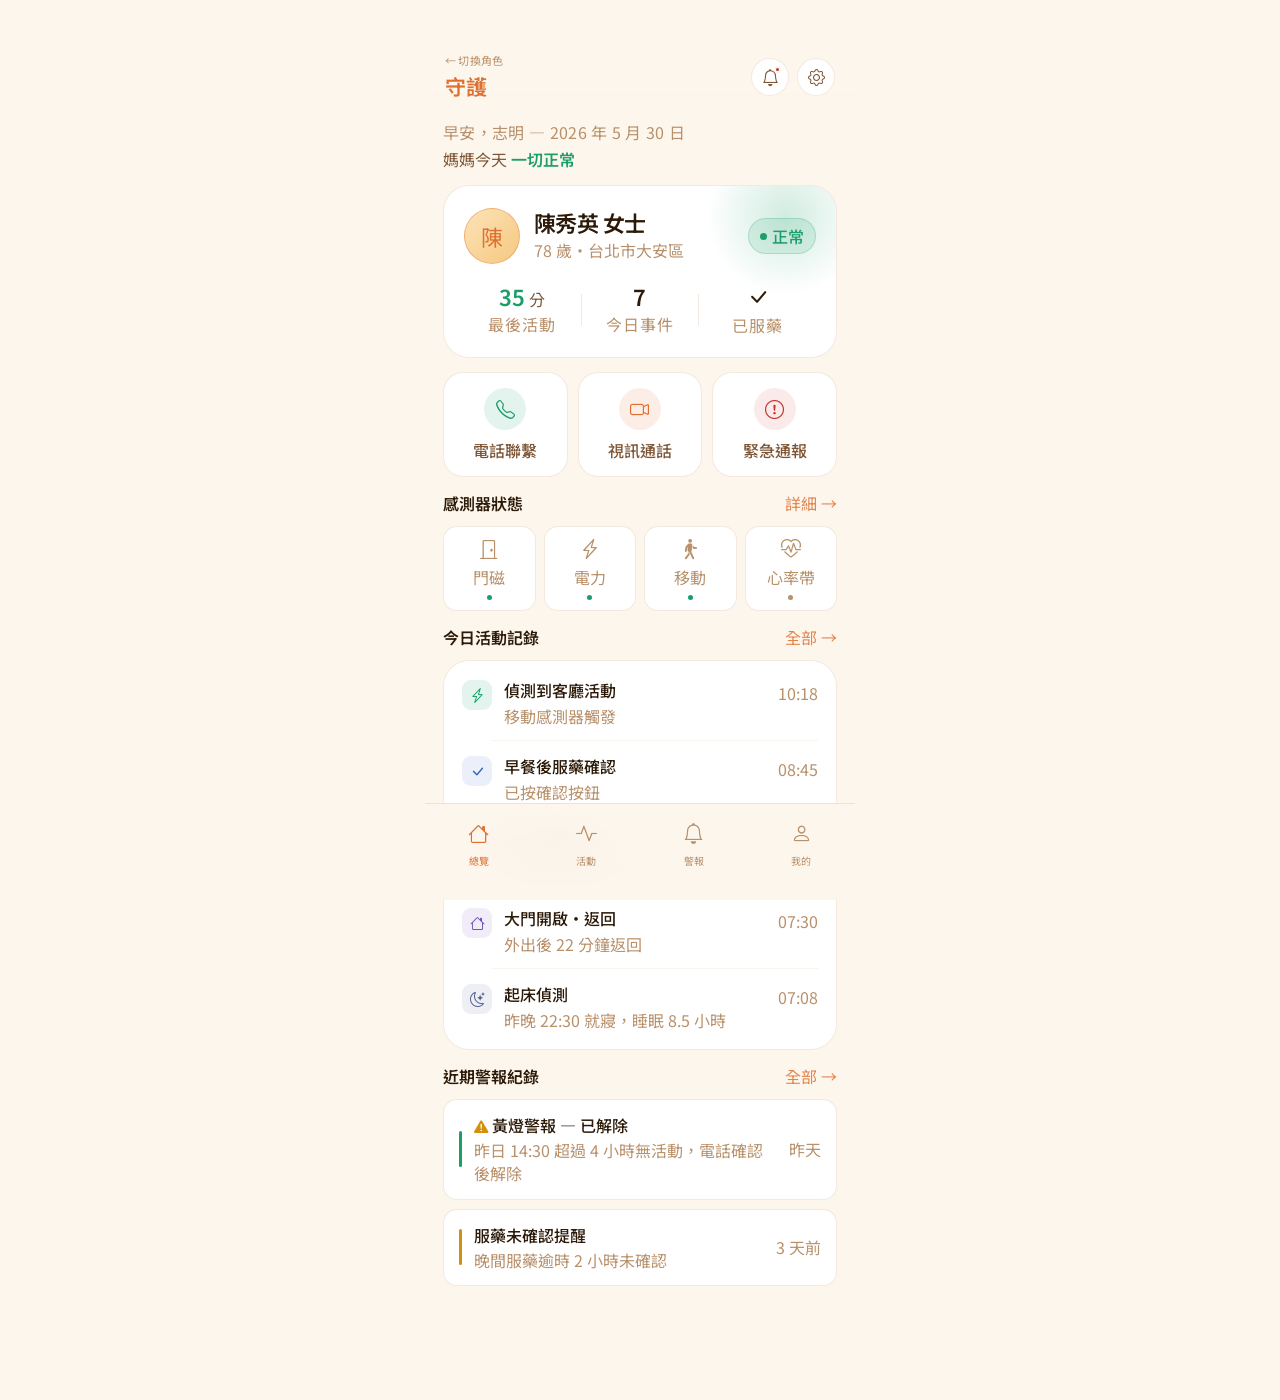
<file: caregiver.html>
<!DOCTYPE html>
<html lang="zh-TW">
<head>
  <meta charset="UTF-8">
  <meta name="viewport" content="width=device-width, initial-scale=1.0">
  <title>守護 — 家屬照護儀表板</title>
  <link rel="preconnect" href="https://fonts.googleapis.com">
  <link rel="preconnect" href="https://fonts.gstatic.com" crossorigin>
  <link href="https://fonts.googleapis.com/css2?family=Inter:wght@300;400;500;600&family=Noto+Sans+TC:wght@300;400;500;600&display=swap" rel="stylesheet">
  <link rel="stylesheet" href="https://cdn.jsdelivr.net/npm/bootstrap-icons@1.11.3/font/bootstrap-icons.min.css">
  <link rel="stylesheet" href="css/main.css">
</head>
<body class="view-caregiver">

<div class="app-wrapper">

  <!-- TOP BAR -->
  <header class="top-bar">
    <div class="top-bar-left">
      <a class="role-switch-link" href="index.html" aria-label="返回角色選擇">← 切換角色</a>
      <div class="app-logo">守護</div>
    </div>
    <div class="top-actions">
      <button class="icon-btn" aria-label="通知">
        <div class="notif-dot"></div>
        <i class="bi bi-bell"></i>
      </button>
      <button class="icon-btn" aria-label="設定">
        <i class="bi bi-gear"></i>
      </button>
    </div>
  </header>

  <!-- MAIN -->
  <main class="main-content">

    <!-- 問候語 -->
    <div class="greeting">
      <div class="greeting-sub">早安，志明 — 2026 年 5 月 30 日</div>
      <div class="greeting-main" id="greeting-main">媽媽今天 <strong>一切正常</strong></div>
    </div>

    <!-- 長者狀態卡 -->
    <div class="elder-hero-card" id="hero-card">
      <div class="elder-info-row">
        <div class="elder-avatar">
          陳
          <div class="avatar-pulse"></div>
        </div>
        <div class="elder-meta">
          <div class="elder-name">陳秀英 女士</div>
          <div class="elder-detail">78 歲・台北市大安區</div>
        </div>
        <div class="status-badge" id="status-badge">
          <div class="status-dot"></div>
          <span id="badge-text">正常</span>
        </div>
      </div>

      <div class="status-stats">
        <div class="status-stat">
          <div class="stat-value highlight">35<small> 分</small></div>
          <div class="stat-label">最後活動</div>
        </div>
        <div class="stat-divider"></div>
        <div class="status-stat">
          <div class="stat-value">7</div>
          <div class="stat-label">今日事件</div>
        </div>
        <div class="stat-divider"></div>
        <div class="status-stat">
          <div class="stat-value"><i class="bi bi-check-lg"></i></div>
          <div class="stat-label">已服藥</div>
        </div>
      </div>
    </div>

    <!-- 快速操作 -->
    <div class="quick-actions">
      <div class="action-btn call">
        <div class="action-icon">
          <i class="bi bi-telephone"></i>
        </div>
        <span class="action-label">電話聯繫</span>
      </div>
      <div class="action-btn video">
        <div class="action-icon">
          <i class="bi bi-camera-video"></i>
        </div>
        <span class="action-label">視訊通話</span>
      </div>
      <div class="action-btn sos">
        <div class="action-icon">
          <i class="bi bi-exclamation-circle"></i>
        </div>
        <span class="action-label">緊急通報</span>
      </div>
    </div>

    <!-- 感測器狀態 -->
    <div class="sensor-section">
      <div class="section-header">
        <span class="section-title">感測器狀態</span>
        <span class="section-link">詳細 →</span>
      </div>
      <div class="sensor-row">
        <div class="sensor-card">
          <div class="sensor-icon"><i class="bi bi-door-closed"></i></div>
          <div class="sensor-name">門磁</div>
          <div class="sensor-pip"></div>
        </div>
        <div class="sensor-card">
          <div class="sensor-icon"><i class="bi bi-lightning-charge"></i></div>
          <div class="sensor-name">電力</div>
          <div class="sensor-pip"></div>
        </div>
        <div class="sensor-card">
          <div class="sensor-icon"><i class="bi bi-person-walking"></i></div>
          <div class="sensor-name">移動</div>
          <div class="sensor-pip"></div>
        </div>
        <div class="sensor-card">
          <div class="sensor-icon"><i class="bi bi-heart-pulse"></i></div>
          <div class="sensor-name">心率帶</div>
          <div class="sensor-pip offline"></div>
        </div>
      </div>
    </div>

    <!-- 活動時間軸 -->
    <div class="timeline-section">
      <div class="section-header">
        <span class="section-title">今日活動記錄</span>
        <a class="section-link" href="caregiver-activity.html">全部 →</a>
      </div>
      <div class="timeline-card">
        <div class="timeline-list">

          <div class="tl-item">
            <div class="tl-icon tl-movement">
              <i class="bi bi-lightning-charge"></i>
            </div>
            <div class="tl-content">
              <div class="tl-event">偵測到客廳活動</div>
              <div class="tl-sub">移動感測器觸發</div>
            </div>
            <div class="tl-time">10:18</div>
          </div>

          <div class="tl-item">
            <div class="tl-icon tl-medicine">
              <i class="bi bi-check-lg"></i>
            </div>
            <div class="tl-content">
              <div class="tl-event">早餐後服藥確認</div>
              <div class="tl-sub">已按確認按鈕</div>
            </div>
            <div class="tl-time">08:45</div>
          </div>

          <div class="tl-item">
            <div class="tl-icon tl-food">
              <i class="bi bi-cup-hot"></i>
            </div>
            <div class="tl-content">
              <div class="tl-event">廚房活動偵測</div>
              <div class="tl-sub">推測正在準備早餐</div>
            </div>
            <div class="tl-time">08:12</div>
          </div>

          <div class="tl-item">
            <div class="tl-icon tl-door">
              <i class="bi bi-house"></i>
            </div>
            <div class="tl-content">
              <div class="tl-event">大門開啟・返回</div>
              <div class="tl-sub">外出後 22 分鐘返回</div>
            </div>
            <div class="tl-time">07:30</div>
          </div>

          <div class="tl-item">
            <div class="tl-icon tl-sleep">
              <i class="bi bi-moon-stars"></i>
            </div>
            <div class="tl-content">
              <div class="tl-event">起床偵測</div>
              <div class="tl-sub">昨晚 22:30 就寢，睡眠 8.5 小時</div>
            </div>
            <div class="tl-time">07:08</div>
          </div>

        </div>
      </div>
    </div>

    <!-- 近期警報 -->
    <div class="alert-section">
      <div class="section-header">
        <span class="section-title">近期警報紀錄</span>
        <a class="section-link" href="caregiver-alerts.html">全部 →</a>
      </div>
      <div class="alert-list">
        <div class="alert-item">
          <div class="alert-bar green"></div>
          <div class="alert-content">
            <div class="alert-title"><i class="bi bi-exclamation-triangle-fill alert-icon-warn"></i> 黃燈警報 — 已解除</div>
            <div class="alert-desc">昨日 14:30 超過 4 小時無活動，電話確認後解除</div>
          </div>
          <div class="alert-time">昨天</div>
        </div>
        <div class="alert-item">
          <div class="alert-bar yellow"></div>
          <div class="alert-content">
            <div class="alert-title">服藥未確認提醒</div>
            <div class="alert-desc">晚間服藥逾時 2 小時未確認</div>
          </div>
          <div class="alert-time">3 天前</div>
        </div>
      </div>
    </div>

    <div style="height: 0.75rem;"></div>
  </main>

</div><!-- /app-wrapper -->

<script src="js/caregiver-bottom-nav.js"></script>
<script src="js/caregiver-main.js"></script>
</body>
</html>
</file>
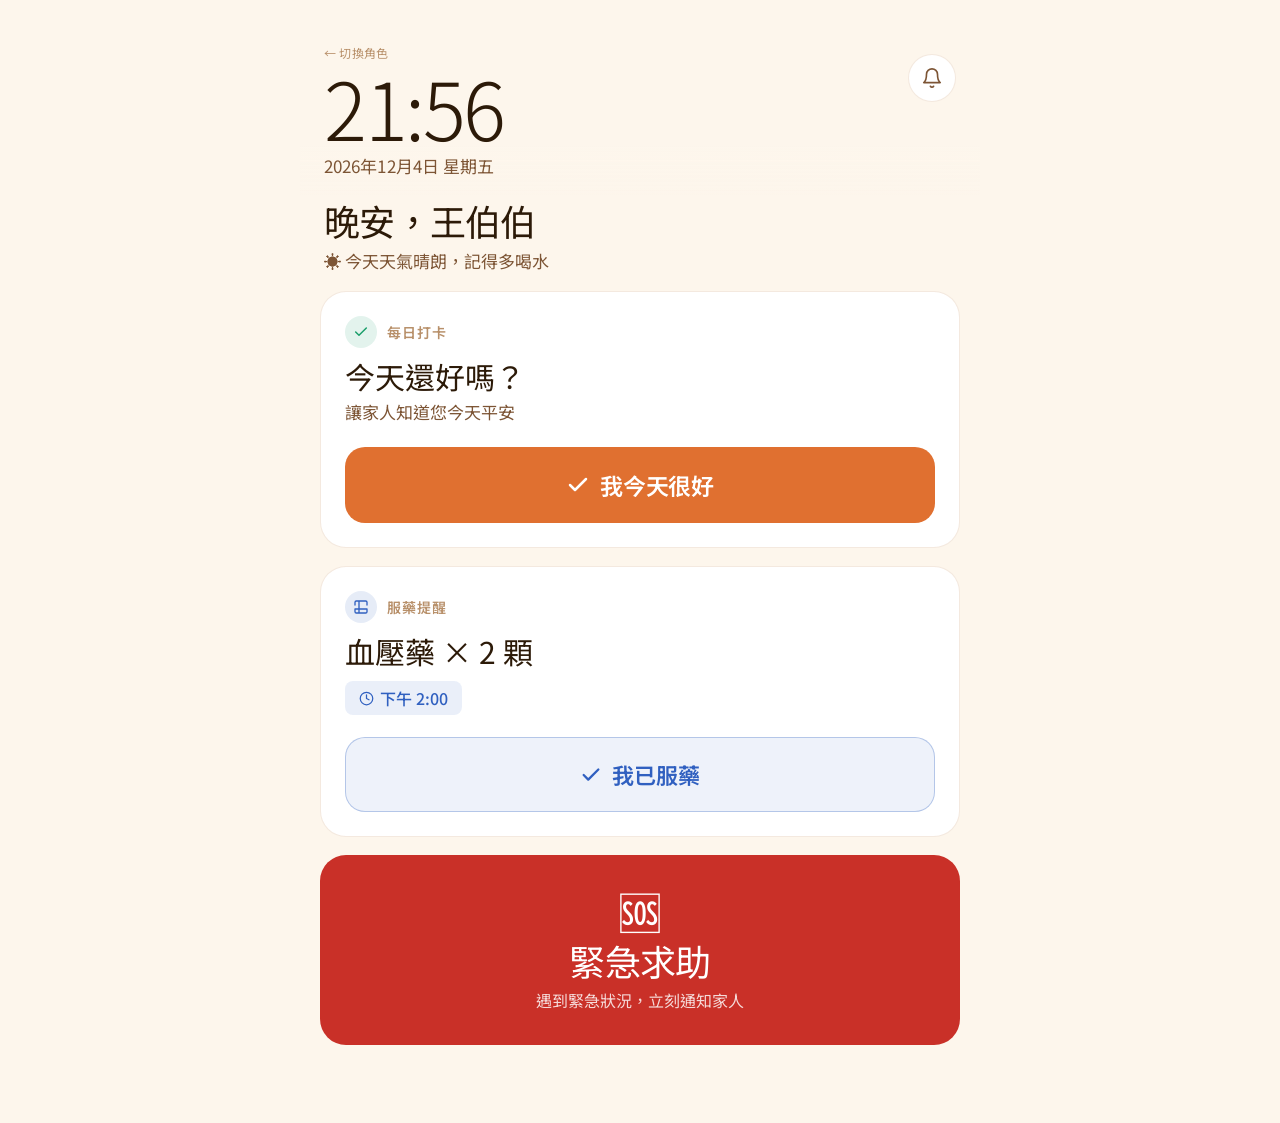
<file: elder.html>
<!DOCTYPE html>
<html lang="zh-TW">
<head>
  <meta charset="UTF-8">
  <meta name="viewport" content="width=device-width, initial-scale=1.0">
  <title>守護 — 長者介面</title>
  <link rel="preconnect" href="https://fonts.googleapis.com">
  <link rel="preconnect" href="https://fonts.gstatic.com" crossorigin>
  <link href="https://fonts.googleapis.com/css2?family=Inter:wght@300;400;500;600&family=Noto+Sans+TC:wght@300;400;500;600&display=swap" rel="stylesheet">
  <link rel="stylesheet" href="css/main.css">
</head>
<body class="view-elder">
<div class="app-wrapper">

  <!-- 頂部：大時鐘 + 通知鈕 -->
  <header class="top-bar">
    <div class="top-bar-left">
      <a class="role-switch-link" href="index.html" aria-label="返回角色選擇">← 切換角色</a>
      <div class="clock-display">
        <span class="clock-time" id="clock-time">--:--</span>
        <span class="clock-date" id="clock-date"></span>
      </div>
    </div>
    <button class="notif-icon-btn" aria-label="通知">
      <svg viewBox="0 0 24 24" fill="none" stroke="currentColor" stroke-width="1.8" stroke-linecap="round" stroke-linejoin="round" aria-hidden="true">
        <path d="M18 8A6 6 0 0 0 6 8c0 7-3 9-3 9h18s-3-2-3-9"/>
        <path d="M13.73 21a2 2 0 0 1-3.46 0"/>
      </svg>
    </button>
  </header>

  <main class="main-content">

    <!-- 問候語 -->
    <section class="greeting-section" aria-label="問候語">
      <p class="greeting-name" id="greeting-name">早安，王伯伯</p>
      <p class="greeting-weather">☀️ 今天天氣晴朗，記得多喝水</p>
    </section>

    <!-- 每日打卡 -->
    <section aria-label="每日打卡">
      <div class="checkin-card" id="checkin-card">
        <div class="checkin-header">
          <div class="checkin-icon-wrap" aria-hidden="true">
            <svg viewBox="0 0 24 24" fill="none" stroke="currentColor" stroke-width="2.2" stroke-linecap="round" stroke-linejoin="round">
              <polyline points="20 6 9 17 4 12"/>
            </svg>
          </div>
          <span class="checkin-label">每日打卡</span>
        </div>
        <p class="checkin-title">今天還好嗎？</p>
        <p class="checkin-desc">讓家人知道您今天平安</p>
        <button class="checkin-btn" id="checkin-btn" onclick="doCheckin()" aria-label="每日打卡：我今天很好">
          <svg viewBox="0 0 24 24" fill="none" stroke="currentColor" stroke-width="2.5" stroke-linecap="round" stroke-linejoin="round" aria-hidden="true">
            <polyline points="20 6 9 17 4 12"/>
          </svg>
          我今天很好
        </button>
        <div class="checkin-result" id="checkin-result" aria-live="polite">
          <p>打卡成功！家人已收到通知。</p>
          <p id="checkin-time-text"></p>
        </div>
      </div>
    </section>

    <!-- 服藥提醒 -->
    <section aria-label="服藥提醒">
      <div class="medicine-card" id="medicine-card">
        <div class="medicine-header">
          <div class="medicine-icon-wrap" aria-hidden="true">
            <svg viewBox="0 0 24 24" fill="none" stroke="currentColor" stroke-width="2" stroke-linecap="round" stroke-linejoin="round">
              <path d="M9 3H5a2 2 0 0 0-2 2v4m6-6h10a2 2 0 0 1 2 2v4M9 3v18m0 0h10a2 2 0 0 0 2-2v-4M9 21H5a2 2 0 0 1-2-2v-4m0 0h18"/>
            </svg>
          </div>
          <span class="medicine-label">服藥提醒</span>
        </div>
        <p class="medicine-title">血壓藥 × 2 顆</p>
        <div class="medicine-time-badge">
          <svg viewBox="0 0 24 24" fill="none" stroke="currentColor" stroke-width="2" stroke-linecap="round" stroke-linejoin="round" aria-hidden="true">
            <circle cx="12" cy="12" r="10"/>
            <polyline points="12 6 12 12 16 14"/>
          </svg>
          下午 2:00
        </div>
        <button class="medicine-confirm-btn" id="medicine-confirm-btn" onclick="takeMedicine()" aria-label="確認服藥：我已服藥">
          <svg viewBox="0 0 24 24" fill="none" stroke="currentColor" stroke-width="2.5" stroke-linecap="round" stroke-linejoin="round" aria-hidden="true">
            <polyline points="20 6 9 17 4 12"/>
          </svg>
          我已服藥
        </button>
        <div class="medicine-result" id="medicine-result" aria-live="polite">
          <p>服藥記錄已更新！</p>
          <p>保持健康，做得很好 👍</p>
        </div>
      </div>
    </section>

    <!-- 緊急求助 -->
    <section class="sos-section" aria-label="緊急求助">
      <!-- SOS 已觸發橫幅（預設隱藏） -->
      <div class="sos-triggered-banner" id="sos-triggered-banner" role="alert">
        <span class="sos-triggered-icon" aria-hidden="true">🚨</span>
        <div class="sos-triggered-text">
          <p>緊急警報已發出</p>
          <p>家人和社工已收到通知，請保持鎮定</p>
        </div>
      </div>

      <button class="sos-btn" id="sos-btn" onclick="openSosModal()" aria-label="緊急求助：按下後確認發出警報">
        <span class="sos-icon" aria-hidden="true">🆘</span>
        <span class="sos-label">緊急求助</span>
        <span class="sos-sub">遇到緊急狀況，立刻通知家人</span>
      </button>
    </section>

    <div style="height: 0.75rem;"></div>
  </main>
</div>

<!-- SOS 確認 Modal -->
<div class="sos-modal" id="sos-modal" role="dialog" aria-modal="true" aria-labelledby="sos-modal-title">
  <div class="sos-modal-content">
    <span class="sos-modal-icon" aria-hidden="true">🚨</span>
    <p class="sos-modal-title" id="sos-modal-title">確認緊急求助？</p>
    <p class="sos-modal-desc">將立即通知您的家人和照護人員，請確認是否真的需要幫助。</p>
    <div class="sos-modal-actions">
      <button class="sos-confirm-btn" onclick="confirmSOS()">確認求助</button>
      <button class="sos-cancel-btn" onclick="closeSosModal()">我沒事，取消</button>
    </div>
  </div>
</div>

<script src="js/elder-main.js"></script>
</body>
</html>
</file>
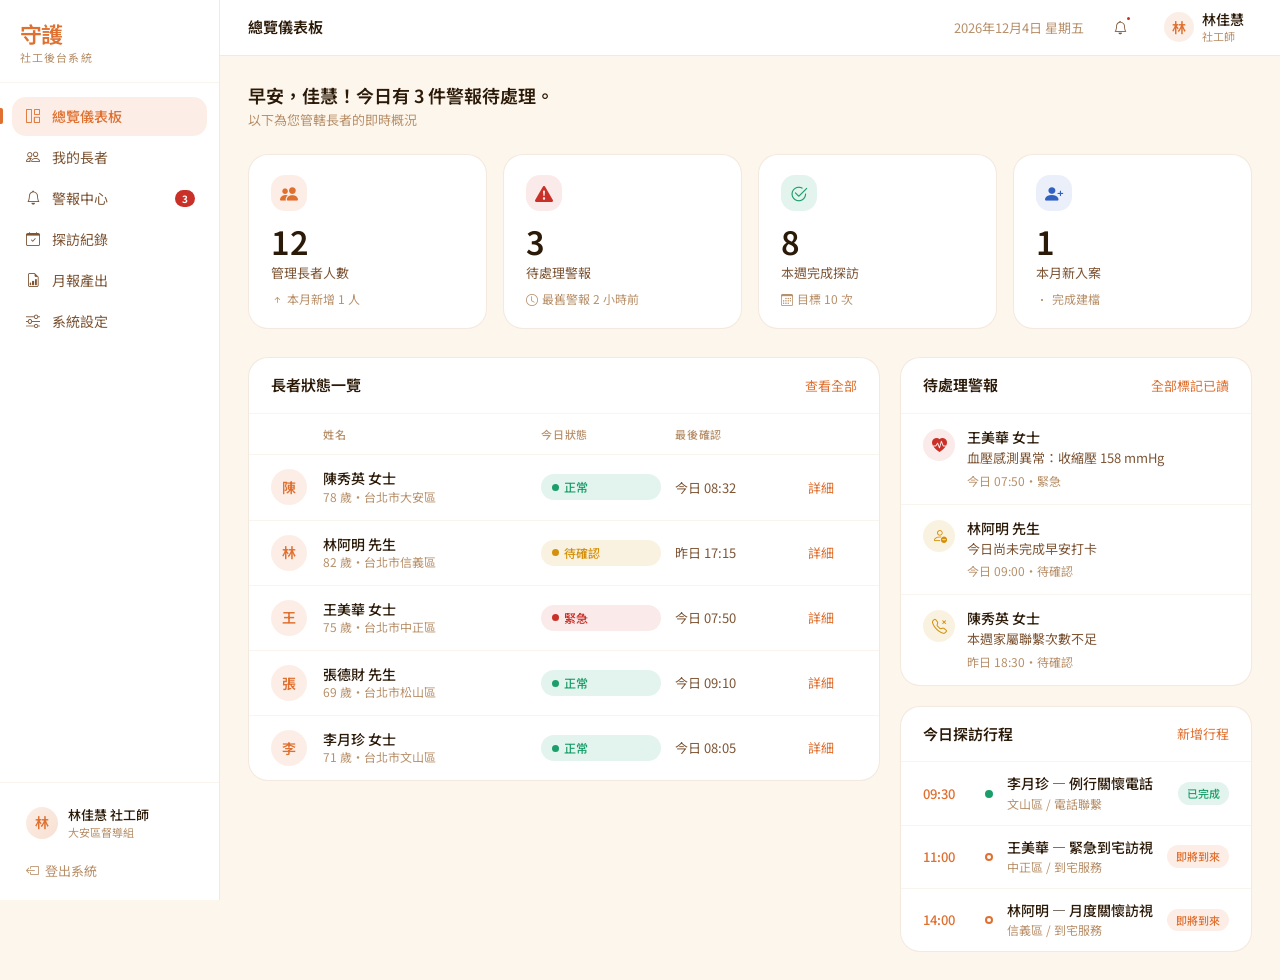
<file: social-worker.html>
<!DOCTYPE html>
<html lang="zh-TW">
<head>
  <meta charset="UTF-8">
  <meta name="viewport" content="width=device-width, initial-scale=1.0">
  <title>守護 — 社工後台</title>
  <link rel="preconnect" href="https://fonts.googleapis.com">
  <link rel="preconnect" href="https://fonts.gstatic.com" crossorigin>
  <link href="https://fonts.googleapis.com/css2?family=Inter:wght@300;400;500;600&family=Noto+Sans+TC:wght@300;400;500;600&display=swap" rel="stylesheet">
  <link rel="stylesheet" href="https://cdn.jsdelivr.net/npm/bootstrap-icons@1.11.3/font/bootstrap-icons.min.css">
  <link rel="stylesheet" href="css/main.css">
</head>
<body class="view-social-worker">

<div class="app-shell">

  <!-- ══ 側邊欄 ═══════════════════════════════════════════════════ -->
  <aside class="sidebar">

    <!-- 品牌標識 -->
    <div class="sidebar-brand">
      <div class="brand-logo">守護</div>
      <div class="brand-sub">社工後台系統</div>
    </div>

    <!-- 主導覽 -->
    <nav class="sidebar-nav">

      <a class="nav-item active" data-page="dashboard" href="#">
        <span class="nav-icon"><i class="bi bi-grid-1x2"></i></span>
        <span class="nav-label">總覽儀表板</span>
      </a>

      <a class="nav-item" data-page="elders" href="#">
        <span class="nav-icon"><i class="bi bi-people"></i></span>
        <span class="nav-label">我的長者</span>
      </a>

      <a class="nav-item" data-page="alerts" href="#">
        <span class="nav-icon"><i class="bi bi-bell"></i></span>
        <span class="nav-label">警報中心</span>
        <span class="nav-badge">3</span>
      </a>

      <a class="nav-item" data-page="visits" href="#">
        <span class="nav-icon"><i class="bi bi-calendar-check"></i></span>
        <span class="nav-label">探訪紀錄</span>
      </a>

      <a class="nav-item" data-page="reports" href="#">
        <span class="nav-icon"><i class="bi bi-file-earmark-bar-graph"></i></span>
        <span class="nav-label">月報產出</span>
      </a>

      <a class="nav-item" data-page="settings" href="#">
        <span class="nav-icon"><i class="bi bi-sliders"></i></span>
        <span class="nav-label">系統設定</span>
      </a>

    </nav>

    <!-- 底部使用者區 -->
    <div class="sidebar-footer">
      <div class="carer-profile">
        <div class="carer-avatar">林</div>
        <div class="carer-info">
          <div class="carer-name">林佳慧 社工師</div>
          <div class="carer-role">大安區督導組</div>
        </div>
      </div>
      <button class="logout-btn" type="button">
        <i class="bi bi-box-arrow-left"></i>
        登出系統
      </button>
    </div>

  </aside><!-- /sidebar -->

  <!-- ══ 主區域 ═══════════════════════════════════════════════════ -->
  <div class="main-area">

    <!-- 頂部標題列 -->
    <header class="top-header">
      <div class="header-left">
        <span class="header-page-title">總覽儀表板</span>
      </div>
      <div class="header-right">
        <span class="header-date" id="header-date">2026 年 5 月 30 日 星期六</span>
        <button class="header-notif-btn" type="button" aria-label="通知">
          <i class="bi bi-bell"></i>
          <span class="notif-dot"></span>
        </button>
        <div class="header-user">
          <div class="header-avatar">林</div>
          <div class="header-user-info">
            <div class="header-user-name">林佳慧</div>
            <div class="header-user-role">社工師</div>
          </div>
        </div>
      </div>
    </header>

    <!-- 頁面主內容 -->
    <main class="page-content">

      <!-- ══ 面板：總覽儀表板 ═══════════════════════════════════════ -->
      <div class="page-panel" data-panel="dashboard">

      <!-- 版頁標題 -->
      <div class="page-heading">
        <div class="page-heading-title">早安，佳慧！今日有 3 件警報待處理。</div>
        <div class="page-heading-sub">以下為您管轄長者的即時概況</div>
      </div>

      <!-- 統計卡片區塊 -->
      <div class="stats-grid">

        <div class="stat-card stat-accent">
          <div class="stat-icon"><i class="bi bi-people-fill"></i></div>
          <div class="stat-value">12</div>
          <div class="stat-label">管理長者人數</div>
          <div class="stat-delta"><i class="bi bi-arrow-up-short"></i> 本月新增 1 人</div>
        </div>

        <div class="stat-card stat-red">
          <div class="stat-icon"><i class="bi bi-exclamation-triangle-fill"></i></div>
          <div class="stat-value">3</div>
          <div class="stat-label">待處理警報</div>
          <div class="stat-delta"><i class="bi bi-clock"></i> 最舊警報 2 小時前</div>
        </div>

        <div class="stat-card stat-green">
          <div class="stat-icon"><i class="bi bi-check2-circle"></i></div>
          <div class="stat-value">8</div>
          <div class="stat-label">本週完成探訪</div>
          <div class="stat-delta"><i class="bi bi-calendar3"></i> 目標 10 次</div>
        </div>

        <div class="stat-card stat-blue">
          <div class="stat-icon"><i class="bi bi-person-plus-fill"></i></div>
          <div class="stat-value">1</div>
          <div class="stat-label">本月新入案</div>
          <div class="stat-delta"><i class="bi bi-dot"></i> 完成建檔</div>
        </div>

      </div>

      <!-- 儀表板雙欄 -->
      <div class="dashboard-grid">

        <!-- 左欄：長者狀態列表 -->
        <div class="dashboard-left">
          <div class="panel">
            <div class="panel-head">
              <span class="panel-title">長者狀態一覽</span>
              <span class="panel-action">查看全部</span>
            </div>

            <!-- 表頭 -->
            <div class="elder-row elder-row-head">
              <span></span>
              <span>姓名</span>
              <span>今日狀態</span>
              <span>最後確認</span>
              <span></span>
            </div>

            <!-- 長者 1 — 正常 -->
            <div class="elder-row">
              <div class="elder-avatar-sm">陳</div>
              <div class="elder-name-cell">
                <div class="elder-name-main">陳秀英 女士</div>
                <div class="elder-name-sub">78 歲・台北市大安區</div>
              </div>
              <span class="status-badge status-ok">正常</span>
              <span class="last-check-cell">今日 08:32</span>
              <span class="row-action-btn">詳細</span>
            </div>

            <!-- 長者 2 — 待確認 -->
            <div class="elder-row">
              <div class="elder-avatar-sm">林</div>
              <div class="elder-name-cell">
                <div class="elder-name-main">林阿明 先生</div>
                <div class="elder-name-sub">82 歲・台北市信義區</div>
              </div>
              <span class="status-badge status-warn">待確認</span>
              <span class="last-check-cell">昨日 17:15</span>
              <span class="row-action-btn">詳細</span>
            </div>

            <!-- 長者 3 — 緊急 -->
            <div class="elder-row">
              <div class="elder-avatar-sm">王</div>
              <div class="elder-name-cell">
                <div class="elder-name-main">王美華 女士</div>
                <div class="elder-name-sub">75 歲・台北市中正區</div>
              </div>
              <span class="status-badge status-danger">緊急</span>
              <span class="last-check-cell">今日 07:50</span>
              <span class="row-action-btn">詳細</span>
            </div>

            <!-- 長者 4 — 正常 -->
            <div class="elder-row">
              <div class="elder-avatar-sm">張</div>
              <div class="elder-name-cell">
                <div class="elder-name-main">張德財 先生</div>
                <div class="elder-name-sub">69 歲・台北市松山區</div>
              </div>
              <span class="status-badge status-ok">正常</span>
              <span class="last-check-cell">今日 09:10</span>
              <span class="row-action-btn">詳細</span>
            </div>

            <!-- 長者 5 — 正常 -->
            <div class="elder-row">
              <div class="elder-avatar-sm">李</div>
              <div class="elder-name-cell">
                <div class="elder-name-main">李月珍 女士</div>
                <div class="elder-name-sub">71 歲・台北市文山區</div>
              </div>
              <span class="status-badge status-ok">正常</span>
              <span class="last-check-cell">今日 08:05</span>
              <span class="row-action-btn">詳細</span>
            </div>

          </div><!-- /panel -->
        </div><!-- /dashboard-left -->

        <!-- 右欄：警報 + 今日行程 -->
        <div class="dashboard-right">

          <!-- 待處理警報 -->
          <div class="panel">
            <div class="panel-head">
              <span class="panel-title">待處理警報</span>
              <span class="panel-action">全部標記已讀</span>
            </div>
            <div class="alert-list-sw">

              <div class="alert-item-sw">
                <div class="alert-icon-sw alert-danger">
                  <i class="bi bi-heart-pulse-fill"></i>
                </div>
                <div class="alert-content-sw">
                  <div class="alert-who">王美華 女士</div>
                  <div class="alert-what">血壓感測異常：收縮壓 158 mmHg</div>
                  <div class="alert-when">今日 07:50・緊急</div>
                </div>
              </div>

              <div class="alert-item-sw">
                <div class="alert-icon-sw alert-warn">
                  <i class="bi bi-person-dash"></i>
                </div>
                <div class="alert-content-sw">
                  <div class="alert-who">林阿明 先生</div>
                  <div class="alert-what">今日尚未完成早安打卡</div>
                  <div class="alert-when">今日 09:00・待確認</div>
                </div>
              </div>

              <div class="alert-item-sw">
                <div class="alert-icon-sw alert-warn">
                  <i class="bi bi-telephone-x"></i>
                </div>
                <div class="alert-content-sw">
                  <div class="alert-who">陳秀英 女士</div>
                  <div class="alert-what">本週家屬聯繫次數不足</div>
                  <div class="alert-when">昨日 18:30・待確認</div>
                </div>
              </div>

            </div>
          </div><!-- /panel 警報 -->

          <!-- 今日行程 -->
          <div class="panel">
            <div class="panel-head">
              <span class="panel-title">今日探訪行程</span>
              <span class="panel-action">新增行程</span>
            </div>
            <div class="schedule-list">

              <div class="schedule-item">
                <span class="schedule-time">09:30</span>
                <span class="schedule-dot done"></span>
                <div class="schedule-info">
                  <div class="schedule-name">李月珍 — 例行關懷電話</div>
                  <div class="schedule-detail">文山區 / 電話聯繫</div>
                </div>
                <span class="schedule-tag tag-done">已完成</span>
              </div>

              <div class="schedule-item">
                <span class="schedule-time">11:00</span>
                <span class="schedule-dot"></span>
                <div class="schedule-info">
                  <div class="schedule-name">王美華 — 緊急到宅訪視</div>
                  <div class="schedule-detail">中正區 / 到宅服務</div>
                </div>
                <span class="schedule-tag tag-upcoming">即將到來</span>
              </div>

              <div class="schedule-item">
                <span class="schedule-time">14:00</span>
                <span class="schedule-dot"></span>
                <div class="schedule-info">
                  <div class="schedule-name">林阿明 — 月度關懷訪視</div>
                  <div class="schedule-detail">信義區 / 到宅服務</div>
                </div>
                <span class="schedule-tag tag-upcoming">即將到來</span>
              </div>

            </div>
          </div><!-- /panel 行程 -->

        </div><!-- /dashboard-right -->

      </div><!-- /dashboard-grid -->

      </div><!-- /page-panel dashboard -->

      <!-- ══ 面板：我的長者 ════════════════════════════════════════ -->
      <div class="page-panel" data-panel="elders" hidden>

        <div class="page-heading">
          <div class="page-heading-title">我的長者</div>
          <div class="page-heading-sub">目前管轄 12 位長者，3 位狀態需要關注</div>
        </div>

        <div class="panel">

          <!-- 工具列 -->
          <div class="panel-toolbar">
            <div class="search-box">
              <span class="search-icon"><i class="bi bi-search"></i></span>
              <input type="text" placeholder="搜尋長者姓名、地址…">
            </div>
            <div class="filter-tabs" data-filter-group>
              <button class="filter-tab-btn active" data-filter data-filter-class="active">全部 <span class="tab-count">12</span></button>
              <button class="filter-tab-btn" data-filter data-filter-class="active-danger">緊急 <span class="tab-count">1</span></button>
              <button class="filter-tab-btn" data-filter data-filter-class="active-warn">待確認 <span class="tab-count">2</span></button>
              <button class="filter-tab-btn" data-filter data-filter-class="active-ok">正常 <span class="tab-count">9</span></button>
            </div>
            <button class="add-btn"><i class="bi bi-person-plus"></i> 新增案件</button>
          </div>

          <!-- 表頭 -->
          <div class="elders-table-head">
            <span></span>
            <span></span>
            <span>姓名</span>
            <span style="text-align:center">風險指數</span>
            <span style="text-align:center">最後聯繫</span>
            <span style="text-align:center">狀態</span>
            <span></span>
          </div>

          <!-- 長者列表 -->
          <div class="elders-list">

            <div class="elder-card-row">
              <div class="elder-card-bar bar-danger"></div>
              <div class="elder-avatar-sm">王</div>
              <div class="elder-card-meta">
                <div class="elder-card-name">王美華 女士</div>
                <div class="elder-card-info">75 歲・台北市中正區・獨居</div>
              </div>
              <div class="elder-card-stat">
                <div class="stat-num score-high">82</div>
                <div class="stat-sub">風險分數</div>
              </div>
              <div class="elder-card-stat">
                <div class="stat-num" style="font-size:0.875rem;color:var(--color-text-primary)">今日 07:50</div>
                <div class="stat-sub">血壓異常通報</div>
              </div>
              <div><span class="status-badge status-danger">緊急</span></div>
              <div class="elder-card-actions">
                <button class="action-icon-btn btn-call" title="電話聯繫"><i class="bi bi-telephone"></i></button>
                <button class="action-icon-btn btn-visit" title="排定訪視"><i class="bi bi-calendar-plus"></i></button>
                <button class="detail-link-btn">查看詳情</button>
              </div>
            </div>

            <div class="elder-card-row">
              <div class="elder-card-bar bar-warn"></div>
              <div class="elder-avatar-sm">林</div>
              <div class="elder-card-meta">
                <div class="elder-card-name">林阿明 先生</div>
                <div class="elder-card-info">82 歲・台北市信義區・獨居</div>
              </div>
              <div class="elder-card-stat">
                <div class="stat-num score-mid">61</div>
                <div class="stat-sub">風險分數</div>
              </div>
              <div class="elder-card-stat">
                <div class="stat-num" style="font-size:0.875rem;color:var(--color-text-primary)">昨日 17:15</div>
                <div class="stat-sub">未完成打卡</div>
              </div>
              <div><span class="status-badge status-warn">待確認</span></div>
              <div class="elder-card-actions">
                <button class="action-icon-btn btn-call" title="電話聯繫"><i class="bi bi-telephone"></i></button>
                <button class="action-icon-btn btn-visit" title="排定訪視"><i class="bi bi-calendar-plus"></i></button>
                <button class="detail-link-btn">查看詳情</button>
              </div>
            </div>

            <div class="elder-card-row">
              <div class="elder-card-bar bar-warn"></div>
              <div class="elder-avatar-sm">黃</div>
              <div class="elder-card-meta">
                <div class="elder-card-name">黃春嬌 女士</div>
                <div class="elder-card-info">79 歲・台北市萬華區・與子同住</div>
              </div>
              <div class="elder-card-stat">
                <div class="stat-num score-mid">54</div>
                <div class="stat-sub">風險分數</div>
              </div>
              <div class="elder-card-stat">
                <div class="stat-num" style="font-size:0.875rem;color:var(--color-text-primary)">昨日 20:30</div>
                <div class="stat-sub">家屬回報</div>
              </div>
              <div><span class="status-badge status-warn">待確認</span></div>
              <div class="elder-card-actions">
                <button class="action-icon-btn btn-call" title="電話聯繫"><i class="bi bi-telephone"></i></button>
                <button class="action-icon-btn btn-visit" title="排定訪視"><i class="bi bi-calendar-plus"></i></button>
                <button class="detail-link-btn">查看詳情</button>
              </div>
            </div>

            <div class="elder-card-row">
              <div class="elder-card-bar bar-ok"></div>
              <div class="elder-avatar-sm">陳</div>
              <div class="elder-card-meta">
                <div class="elder-card-name">陳秀英 女士</div>
                <div class="elder-card-info">78 歲・台北市大安區・獨居</div>
              </div>
              <div class="elder-card-stat">
                <div class="stat-num score-low">28</div>
                <div class="stat-sub">風險分數</div>
              </div>
              <div class="elder-card-stat">
                <div class="stat-num" style="font-size:0.875rem;color:var(--color-text-primary)">今日 08:32</div>
                <div class="stat-sub">例行打卡</div>
              </div>
              <div><span class="status-badge status-ok">正常</span></div>
              <div class="elder-card-actions">
                <button class="action-icon-btn btn-call" title="電話聯繫"><i class="bi bi-telephone"></i></button>
                <button class="action-icon-btn btn-visit" title="排定訪視"><i class="bi bi-calendar-plus"></i></button>
                <button class="detail-link-btn">查看詳情</button>
              </div>
            </div>

            <div class="elder-card-row">
              <div class="elder-card-bar bar-ok"></div>
              <div class="elder-avatar-sm">張</div>
              <div class="elder-card-meta">
                <div class="elder-card-name">張德財 先生</div>
                <div class="elder-card-info">69 歲・台北市松山區・與配偶同住</div>
              </div>
              <div class="elder-card-stat">
                <div class="stat-num score-low">22</div>
                <div class="stat-sub">風險分數</div>
              </div>
              <div class="elder-card-stat">
                <div class="stat-num" style="font-size:0.875rem;color:var(--color-text-primary)">今日 09:10</div>
                <div class="stat-sub">例行打卡</div>
              </div>
              <div><span class="status-badge status-ok">正常</span></div>
              <div class="elder-card-actions">
                <button class="action-icon-btn btn-call" title="電話聯繫"><i class="bi bi-telephone"></i></button>
                <button class="action-icon-btn btn-visit" title="排定訪視"><i class="bi bi-calendar-plus"></i></button>
                <button class="detail-link-btn">查看詳情</button>
              </div>
            </div>

            <div class="elder-card-row">
              <div class="elder-card-bar bar-ok"></div>
              <div class="elder-avatar-sm">李</div>
              <div class="elder-card-meta">
                <div class="elder-card-name">李月珍 女士</div>
                <div class="elder-card-info">71 歲・台北市文山區・獨居</div>
              </div>
              <div class="elder-card-stat">
                <div class="stat-num score-low">18</div>
                <div class="stat-sub">風險分數</div>
              </div>
              <div class="elder-card-stat">
                <div class="stat-num" style="font-size:0.875rem;color:var(--color-text-primary)">今日 08:05</div>
                <div class="stat-sub">例行打卡</div>
              </div>
              <div><span class="status-badge status-ok">正常</span></div>
              <div class="elder-card-actions">
                <button class="action-icon-btn btn-call" title="電話聯繫"><i class="bi bi-telephone"></i></button>
                <button class="action-icon-btn btn-visit" title="排定訪視"><i class="bi bi-calendar-plus"></i></button>
                <button class="detail-link-btn">查看詳情</button>
              </div>
            </div>

            <div class="elder-card-row">
              <div class="elder-card-bar bar-ok"></div>
              <div class="elder-avatar-sm">吳</div>
              <div class="elder-card-meta">
                <div class="elder-card-name">吳金龍 先生</div>
                <div class="elder-card-info">73 歲・台北市北投區・與子同住</div>
              </div>
              <div class="elder-card-stat">
                <div class="stat-num score-low">15</div>
                <div class="stat-sub">風險分數</div>
              </div>
              <div class="elder-card-stat">
                <div class="stat-num" style="font-size:0.875rem;color:var(--color-text-primary)">今日 07:45</div>
                <div class="stat-sub">例行打卡</div>
              </div>
              <div><span class="status-badge status-ok">正常</span></div>
              <div class="elder-card-actions">
                <button class="action-icon-btn btn-call" title="電話聯繫"><i class="bi bi-telephone"></i></button>
                <button class="action-icon-btn btn-visit" title="排定訪視"><i class="bi bi-calendar-plus"></i></button>
                <button class="detail-link-btn">查看詳情</button>
              </div>
            </div>

          </div><!-- /elders-list -->

          <div class="elders-footer">
            <span class="elders-count">顯示 7 / 12 筆・依風險排序</span>
          </div>

        </div><!-- /panel -->

      </div><!-- /page-panel elders -->

      <!-- ══ 面板：警報中心 ════════════════════════════════════════ -->
      <div class="page-panel" data-panel="alerts" hidden>

        <div class="page-heading">
          <div class="page-heading-title">警報中心</div>
          <div class="page-heading-sub">今日共 3 件待處理警報，請依優先順序處理</div>
        </div>

        <!-- 摘要橫幅 -->
        <div class="alert-summary-bar">
          <div class="asb-icon"><i class="bi bi-exclamation-octagon-fill"></i></div>
          <div class="asb-body">
            <div class="asb-count">3</div>
            <div class="asb-label">件未處理警報 — 最緊急：王美華 女士（血壓異常）</div>
          </div>
          <div class="asb-time">最後更新 07:50</div>
        </div>

        <!-- 篩選列 -->
        <div class="alert-filter-row" data-filter-group>
          <button class="filter-tab-btn active" data-filter data-filter-class="active">全部 <span class="tab-count">3</span></button>
          <button class="filter-tab-btn" data-filter data-filter-class="active-danger">緊急 <span class="tab-count">1</span></button>
          <button class="filter-tab-btn" data-filter data-filter-class="active-warn">待確認 <span class="tab-count">2</span></button>
          <button class="filter-tab-btn" data-filter data-filter-class="active-ok">已處理 <span class="tab-count">0</span></button>
        </div>

        <!-- 警報卡 -->
        <div class="alert-feed-sw">

          <div class="alert-card-sw level-red">
            <div class="ac-header">
              <div class="ac-level-icon icon-red"><i class="bi bi-heart-pulse-fill"></i></div>
              <div class="ac-body">
                <div class="ac-who">王美華 女士・75 歲・台北市中正區</div>
                <div class="ac-what">血壓感測異常：收縮壓 158 mmHg，超過設定閾值 140 mmHg。穿戴裝置回報心率 92 bpm，持續偏高。</div>
                <div class="ac-meta">
                  <span class="ac-time"><i class="bi bi-clock"></i> 今日 07:50</span>
                  <span class="ac-badge badge-red">🔴 緊急</span>
                </div>
              </div>
            </div>
            <div class="ac-footer">
              <div class="ac-assignee">負責人：<b>林佳慧</b>（本人）</div>
              <div class="ac-actions">
                <button class="ac-btn ac-btn-ghost">記錄備註</button>
                <button class="ac-btn ac-btn-ghost">指派他人</button>
                <button class="ac-btn ac-btn-primary">立即聯繫</button>
              </div>
            </div>
          </div>

          <div class="alert-card-sw level-yellow">
            <div class="ac-header">
              <div class="ac-level-icon icon-yellow"><i class="bi bi-person-dash"></i></div>
              <div class="ac-body">
                <div class="ac-who">林阿明 先生・82 歲・台北市信義區</div>
                <div class="ac-what">今日尚未完成早安打卡（通常於 08:00–09:00 完成）。系統已自動撥打電話，無人接聽。</div>
                <div class="ac-meta">
                  <span class="ac-time"><i class="bi bi-clock"></i> 今日 09:00</span>
                  <span class="ac-badge badge-yellow">🟡 待確認</span>
                </div>
              </div>
            </div>
            <div class="ac-footer">
              <div class="ac-assignee">負責人：<b>林佳慧</b>（本人）</div>
              <div class="ac-actions">
                <button class="ac-btn ac-btn-ghost">記錄備註</button>
                <button class="ac-btn ac-btn-primary">電話聯繫</button>
                <button class="ac-btn ac-btn-resolve">標記正常</button>
              </div>
            </div>
          </div>

          <div class="alert-card-sw level-yellow">
            <div class="ac-header">
              <div class="ac-level-icon icon-yellow"><i class="bi bi-telephone-x"></i></div>
              <div class="ac-body">
                <div class="ac-who">陳秀英 女士・78 歲・台北市大安區</div>
                <div class="ac-what">本週家屬聯繫次數不足（本週 0 次，建議最低 2 次）。需確認家屬聯繫狀況及長者心理狀態。</div>
                <div class="ac-meta">
                  <span class="ac-time"><i class="bi bi-clock"></i> 昨日 18:30</span>
                  <span class="ac-badge badge-yellow">🟡 待確認</span>
                </div>
              </div>
            </div>
            <div class="ac-footer">
              <div class="ac-assignee">負責人：<b>林佳慧</b>（本人）</div>
              <div class="ac-actions">
                <button class="ac-btn ac-btn-ghost">記錄備註</button>
                <button class="ac-btn ac-btn-primary">通知家屬</button>
                <button class="ac-btn ac-btn-resolve">標記已跟進</button>
              </div>
            </div>
          </div>

        </div><!-- /alert-feed-sw -->

      </div><!-- /page-panel alerts -->

      <!-- ══ 面板：探訪紀錄 ════════════════════════════════════════ -->
      <div class="page-panel" data-panel="visits" hidden>

        <div class="page-heading" style="display:flex;align-items:center;justify-content:space-between;margin-bottom:1.25rem">
          <div>
            <div class="page-heading-title">探訪紀錄</div>
            <div class="page-heading-sub">本月已完成 8 次探訪，目標 10 次</div>
          </div>
          <button class="add-btn"><i class="bi bi-plus-lg"></i> 新增探訪</button>
        </div>

        <div class="visits-layout">

          <!-- 月曆 -->
          <div class="calendar-panel">
            <div class="cal-header">
              <button class="cal-nav-btn" id="cal-prev"><i class="bi bi-chevron-left"></i></button>
              <span class="cal-month" id="cal-month-label">2026 年 5 月</span>
              <button class="cal-nav-btn" id="cal-next"><i class="bi bi-chevron-right"></i></button>
            </div>
            <div class="cal-weekdays">
              <span>日</span><span>一</span><span>二</span><span>三</span><span>四</span><span>五</span><span>六</span>
            </div>
            <div class="cal-grid" id="cal-grid"></div>
          </div>

          <!-- 右側日程 -->
          <div class="day-detail-panel">

            <div class="day-detail-header">
              <div class="day-detail-date" id="day-detail-date">2026 年 5 月 30 日</div>
              <div class="day-detail-sub" id="day-detail-sub">星期六</div>
            </div>

            <div class="day-visits-panel">
              <div class="panel-head">
                <span class="panel-title">今日行程</span>
                <span class="panel-action">新增</span>
              </div>

              <div class="day-visit-item">
                <span class="dvi-time">09:30</span>
                <div class="dvi-line"></div>
                <div class="dvi-body">
                  <div class="dvi-name">李月珍 — 例行關懷電話</div>
                  <div class="dvi-type">文山區・電話聯繫</div>
                </div>
                <span class="dvi-tag tag-done">已完成</span>
              </div>

              <div class="day-visit-item">
                <span class="dvi-time">11:00</span>
                <div class="dvi-line"></div>
                <div class="dvi-body">
                  <div class="dvi-name">王美華 — 緊急到宅訪視</div>
                  <div class="dvi-type">中正區・到宅服務</div>
                </div>
                <span class="dvi-tag tag-urgent">緊急</span>
              </div>

              <div class="day-visit-item">
                <span class="dvi-time">14:00</span>
                <div class="dvi-line"></div>
                <div class="dvi-body">
                  <div class="dvi-name">林阿明 — 月度關懷訪視</div>
                  <div class="dvi-type">信義區・到宅服務</div>
                </div>
                <span class="dvi-tag tag-upcoming">即將到來</span>
              </div>

            </div>

            <button class="add-visit-btn">
              <i class="bi bi-plus-circle"></i> 為此日新增探訪
            </button>

          </div><!-- /day-detail-panel -->

        </div><!-- /visits-layout -->

      </div><!-- /page-panel visits -->

      <!-- ══ 面板：月報產出 ════════════════════════════════════════ -->
      <div class="page-panel" data-panel="reports" hidden>

        <!-- 月份導覽 -->
        <div class="report-month-nav">
          <div class="rmn-title">月報產出</div>
          <div class="rmn-controls">
            <button class="rmn-btn" id="report-prev"><i class="bi bi-chevron-left"></i></button>
            <span class="rmn-month" id="report-month-label">2026 年 5 月</span>
            <button class="rmn-btn" id="report-next"><i class="bi bi-chevron-right"></i></button>
            <button class="export-btn"><i class="bi bi-download"></i> 匯出報表</button>
          </div>
        </div>

        <!-- 統計卡片 -->
        <div class="report-stats">
          <div class="stat-card stat-accent">
            <div class="stat-icon"><i class="bi bi-calendar-check-fill"></i></div>
            <div class="stat-value">8</div>
            <div class="stat-label">本月探訪次數</div>
            <div class="stat-delta"><i class="bi bi-arrow-up-short"></i> 較上月 +2 次</div>
          </div>
          <div class="stat-card stat-green">
            <div class="stat-icon"><i class="bi bi-check-circle-fill"></i></div>
            <div class="stat-value">15</div>
            <div class="stat-label">已解除警報</div>
            <div class="stat-delta"><i class="bi bi-arrow-up-short"></i> 解除率 83%</div>
          </div>
          <div class="stat-card stat-blue">
            <div class="stat-icon"><i class="bi bi-people-fill"></i></div>
            <div class="stat-value">12</div>
            <div class="stat-label">服務長者人數</div>
            <div class="stat-delta"><i class="bi bi-person-plus"></i> 本月新增 1 人</div>
          </div>
          <div class="stat-card stat-red">
            <div class="stat-icon"><i class="bi bi-hourglass-split"></i></div>
            <div class="stat-value">3</div>
            <div class="stat-label">待處理警報</div>
            <div class="stat-delta"><i class="bi bi-clock"></i> 最舊 2 小時前</div>
          </div>
        </div>

        <!-- 圖表雙欄 -->
        <div class="report-charts">

          <!-- 長條圖：各長者探訪次數 -->
          <div class="bar-chart-panel">
            <div class="panel-head">
              <span class="panel-title">各長者探訪次數</span>
            </div>
            <div class="bar-chart-body">

              <div class="bar-row">
                <span class="bar-label">陳秀英</span>
                <div class="bar-track"><div class="bar-fill fill-medium" style="width:80%"><span class="bar-value">4 次</span></div></div>
                <span class="bar-count">4</span>
              </div>
              <div class="bar-row">
                <span class="bar-label">王美華</span>
                <div class="bar-track"><div class="bar-fill fill-high" style="width:60%"><span class="bar-value">3 次</span></div></div>
                <span class="bar-count">3</span>
              </div>
              <div class="bar-row">
                <span class="bar-label">李月珍</span>
                <div class="bar-track"><div class="bar-fill fill-medium" style="width:60%"><span class="bar-value">3 次</span></div></div>
                <span class="bar-count">3</span>
              </div>
              <div class="bar-row">
                <span class="bar-label">林阿明</span>
                <div class="bar-track"><div class="bar-fill fill-medium" style="width:40%"><span class="bar-value">2 次</span></div></div>
                <span class="bar-count">2</span>
              </div>
              <div class="bar-row">
                <span class="bar-label">張德財</span>
                <div class="bar-track"><div class="bar-fill fill-low" style="width:20%"><span class="bar-value">1 次</span></div></div>
                <span class="bar-count">1</span>
              </div>
              <div class="bar-row">
                <span class="bar-label">黃春嬌</span>
                <div class="bar-track"><div class="bar-fill fill-medium" style="width:40%"><span class="bar-value">2 次</span></div></div>
                <span class="bar-count">2</span>
              </div>
              <div class="bar-row">
                <span class="bar-label">吳金龍</span>
                <div class="bar-track"><div class="bar-fill fill-low" style="width:20%"><span class="bar-value">1 次</span></div></div>
                <span class="bar-count">1</span>
              </div>

            </div>
          </div>

          <!-- 圓環圖：案件狀態分佈 -->
          <div class="donut-panel">
            <div class="panel-head">
              <span class="panel-title">案件狀態分佈</span>
            </div>
            <div class="donut-body">
              <div class="donut-wrap">
                <svg viewBox="0 0 100 100" xmlns="http://www.w3.org/2000/svg">
                  <!-- 正常 9/12 = 75% → stroke-dasharray: 75 25 offset: 0 -->
                  <circle cx="50" cy="50" r="40" fill="none" stroke="var(--color-green)" stroke-width="12"
                    stroke-dasharray="188.5 62.8" stroke-dashoffset="0"/>
                  <!-- 待確認 2/12 = 16.6% → 41.9 208.9, offset: -188.5 -->
                  <circle cx="50" cy="50" r="40" fill="none" stroke="var(--color-yellow)" stroke-width="12"
                    stroke-dasharray="41.9 209.0" stroke-dashoffset="-188.5"/>
                  <!-- 緊急 1/12 = 8.3% → 20.9 230 offset: -230.4 -->
                  <circle cx="50" cy="50" r="40" fill="none" stroke="var(--color-red)" stroke-width="12"
                    stroke-dasharray="20.9 230.0" stroke-dashoffset="-230.4"/>
                </svg>
                <div class="donut-center">
                  <div class="donut-total">12</div>
                  <div class="donut-sub">總案件</div>
                </div>
              </div>
              <div class="donut-legend">
                <div class="legend-item">
                  <span class="legend-dot" style="background:var(--color-green)"></span>
                  <span class="legend-label">正常</span>
                  <span class="legend-count">9</span>
                  <span class="legend-pct">75%</span>
                </div>
                <div class="legend-item">
                  <span class="legend-dot" style="background:var(--color-yellow)"></span>
                  <span class="legend-label">待確認</span>
                  <span class="legend-count">2</span>
                  <span class="legend-pct">17%</span>
                </div>
                <div class="legend-item">
                  <span class="legend-dot" style="background:var(--color-red)"></span>
                  <span class="legend-label">緊急</span>
                  <span class="legend-count">1</span>
                  <span class="legend-pct">8%</span>
                </div>
              </div>
            </div>
          </div>

        </div><!-- /report-charts -->

        <!-- 趨勢表格 -->
        <div class="report-table-panel">
          <div class="panel-head">
            <span class="panel-title">近六個月趨勢</span>
          </div>
          <table class="report-table">
            <thead>
              <tr>
                <th>月份</th>
                <th>探訪次數</th>
                <th>警報件數</th>
                <th>解除率</th>
                <th>新增案件</th>
                <th>趨勢</th>
              </tr>
            </thead>
            <tbody>
              <tr>
                <td class="td-name">2026 年 5 月</td>
                <td class="td-num">8</td>
                <td class="td-num">18</td>
                <td>83%</td>
                <td class="td-num">1</td>
                <td><span class="trend-up"><i class="bi bi-arrow-up-short"></i> 上升</span></td>
              </tr>
              <tr>
                <td class="td-name">2026 年 4 月</td>
                <td class="td-num">6</td>
                <td class="td-num">14</td>
                <td>79%</td>
                <td class="td-num">0</td>
                <td><span class="trend-flat"><i class="bi bi-dash"></i> 持平</span></td>
              </tr>
              <tr>
                <td class="td-name">2026 年 3 月</td>
                <td class="td-num">7</td>
                <td class="td-num">22</td>
                <td>91%</td>
                <td class="td-num">2</td>
                <td><span class="trend-down"><i class="bi bi-arrow-down-short"></i> 下降</span></td>
              </tr>
              <tr>
                <td class="td-name">2026 年 2 月</td>
                <td class="td-num">5</td>
                <td class="td-num">11</td>
                <td>100%</td>
                <td class="td-num">0</td>
                <td><span class="trend-up"><i class="bi bi-arrow-up-short"></i> 上升</span></td>
              </tr>
              <tr>
                <td class="td-name">2026 年 1 月</td>
                <td class="td-num">9</td>
                <td class="td-num">16</td>
                <td>88%</td>
                <td class="td-num">1</td>
                <td><span class="trend-flat"><i class="bi bi-dash"></i> 持平</span></td>
              </tr>
              <tr>
                <td class="td-name">2025 年 12 月</td>
                <td class="td-num">8</td>
                <td class="td-num">19</td>
                <td>84%</td>
                <td class="td-num">3</td>
                <td><span class="trend-up"><i class="bi bi-arrow-up-short"></i> 上升</span></td>
              </tr>
            </tbody>
          </table>
        </div>

      </div><!-- /page-panel reports -->

      <!-- ══ 面板：系統設定 ════════════════════════════════════════ -->
      <div class="page-panel" data-panel="settings" hidden>

        <div class="page-heading">
          <div class="page-heading-title">系統設定</div>
          <div class="page-heading-sub">管理您的帳號資訊與系統偏好</div>
        </div>

        <div class="settings-layout">

          <!-- 左欄 -->
          <div class="settings-col">

            <!-- 個人資訊 -->
            <div class="settings-section">
              <div class="settings-section-head">個人資訊</div>
              <div class="profile-card-sw">
                <div class="profile-avatar-lg">林</div>
                <div class="profile-info-sw">
                  <div class="profile-name-sw">林佳慧</div>
                  <div class="profile-role-sw">社工師・大安區督導組</div>
                  <div class="profile-id-sw">員工編號 SW-2024-0047</div>
                </div>
                <button class="edit-profile-btn">編輯資訊</button>
              </div>
              <div class="settings-field">
                <div class="field-label">電子郵件<div class="field-sub">登入帳號</div></div>
                <div class="field-value">jiahui.lin@care.gov.tw</div>
              </div>
              <div class="settings-field">
                <div class="field-label">聯絡電話<div class="field-sub">緊急聯絡用</div></div>
                <div class="field-value">0912-345-678</div>
              </div>
              <div class="settings-field">
                <div class="field-label">所屬單位</div>
                <div class="field-value">台北市大安社會局</div>
              </div>
            </div>

            <!-- 通知設定 -->
            <div class="settings-section">
              <div class="settings-section-head">通知偏好</div>

              <div class="settings-field">
                <div class="field-label">🔴 緊急警報<div class="field-sub">立即推播通知</div></div>
                <label class="toggle-wrap">
                  <input class="toggle-input" type="checkbox" checked>
                  <div class="toggle-track"><div class="toggle-thumb"></div></div>
                </label>
              </div>
              <div class="settings-field">
                <div class="field-label">🟡 待確認警報<div class="field-sub">30 分鐘未處理時提醒</div></div>
                <label class="toggle-wrap">
                  <input class="toggle-input" type="checkbox" checked>
                  <div class="toggle-track"><div class="toggle-thumb"></div></div>
                </label>
              </div>
              <div class="settings-field">
                <div class="field-label">📅 每日探訪提醒<div class="field-sub">08:00 推播當日行程</div></div>
                <label class="toggle-wrap">
                  <input class="toggle-input" type="checkbox" checked>
                  <div class="toggle-track"><div class="toggle-thumb"></div></div>
                </label>
              </div>
              <div class="settings-field">
                <div class="field-label">📊 月報提醒<div class="field-sub">每月最後一天提醒產出報表</div></div>
                <label class="toggle-wrap">
                  <input class="toggle-input" type="checkbox">
                  <div class="toggle-track"><div class="toggle-thumb"></div></div>
                </label>
              </div>

            </div>

          </div><!-- /settings-col left -->

          <!-- 右欄 -->
          <div class="settings-col">

            <!-- 系統資訊 -->
            <div class="settings-section">
              <div class="settings-section-head">系統資訊</div>
              <div class="system-info-list">
                <div class="sil-item">
                  <span class="sil-label">系統版本</span>
                  <span class="sil-value">守護系統 v2.4.1</span>
                </div>
                <div class="sil-item">
                  <span class="sil-label">最後同步</span>
                  <span class="sil-value">今日 07:50</span>
                </div>
                <div class="sil-item">
                  <span class="sil-label">裝置數量</span>
                  <span class="sil-value">24 個感測器在線</span>
                </div>
                <div class="sil-item">
                  <span class="sil-label">資料中心</span>
                  <span class="sil-value">台北主站（正常運作）</span>
                </div>
              </div>
            </div>

            <!-- 帳號管理 -->
            <div class="settings-section">
              <div class="settings-section-head">帳號管理</div>
              <div class="settings-field">
                <div class="field-label">修改密碼</div>
                <button class="detail-link-btn">修改</button>
              </div>
              <div class="settings-field">
                <div class="field-label">雙重驗證<div class="field-sub">已啟用 SMS 驗證</div></div>
                <label class="toggle-wrap">
                  <input class="toggle-input" type="checkbox" checked>
                  <div class="toggle-track"><div class="toggle-thumb"></div></div>
                </label>
              </div>
            </div>

            <button class="settings-logout-btn">
              <i class="bi bi-box-arrow-left"></i> 登出系統
            </button>

          </div><!-- /settings-col right -->

        </div><!-- /settings-layout -->

      </div><!-- /page-panel settings -->

    </main><!-- /page-content -->

  </div><!-- /main-area -->

</div><!-- /app-shell -->

<script src="js/social-worker-main.js"></script>
</body>
</html>
</file>
<file: css/main.css>
:root {
  --color-bg: #fdf6ec;
  --color-surface: #ffffff;
  --color-surface-raised: #fff9f0;
  --color-surface-high: #fff3e0;
  --color-border: rgba(180, 110, 40, 0.15);
  --color-border-subtle: rgba(180, 110, 40, 0.08);
  --color-text-primary: #2c1a08;
  --color-text-secondary: #7d5535;
  --color-text-dim: #b8906a;
  --color-accent: #e07030;
  --color-accent-dim: rgba(224, 112, 48, 0.12);
  --color-green: #1a9e6a;
  --color-green-dim: rgba(26, 158, 106, 0.12);
  --color-green-glow: rgba(26, 158, 106, 0.20);
  --color-yellow: #d4900a;
  --color-yellow-dim: rgba(212, 144, 10, 0.12);
  --color-yellow-glow: rgba(212, 144, 10, 0.20);
  --color-red: #c93028;
  --color-red-dim: rgba(201, 48, 40, 0.10);
  --color-red-glow: rgba(201, 48, 40, 0.20);
  --color-blue: #3060c0;
  --color-purple: #7050b8;
  --color-slate: #506090;
  --font-display: 'Noto Sans TC', 'Inter', sans-serif;
  --font-ui: 'Noto Sans TC', 'Inter', sans-serif;
  --radius-sm: 0.5rem;
  --radius-md: 0.875rem;
  --radius-lg: 1.25rem;
  --radius-xl: 1.625rem;
}

*,
*::before,
*::after {
  box-sizing: border-box;
  margin: 0;
  padding: 0;
}

html {
  font-size: 100%;
  -webkit-tap-highlight-color: transparent;
  -webkit-font-smoothing: antialiased;
  -moz-osx-font-smoothing: grayscale;
}

button {
  cursor: pointer;
  border: none;
  background: none;
  font-family: inherit;
  color: inherit;
  line-height: inherit;
}

a {
  color: inherit;
  text-decoration: none;
}

svg {
  display: block;
  flex-shrink: 0;
}

ul,
ol {
  list-style: none;
}

button:focus-visible {
  outline: 0.1875rem solid var(--color-accent);
  outline-offset: 0.125rem;
}

::-webkit-scrollbar {
  width: 0.25rem;
}

::-webkit-scrollbar-track {
  background: transparent;
}

::-webkit-scrollbar-thumb {
  background: var(--color-text-dim);
  border-radius: 0.125rem;
}

@keyframes fade-up {
  from {
    opacity: 0;
    transform: translateY(1.125rem);
  }
  to {
    opacity: 1;
    transform: translateY(0);
  }
}
@keyframes fade-in {
  from {
    opacity: 0;
  }
  to {
    opacity: 1;
  }
}
@keyframes pulse-ring {
  0% {
    transform: scale(0.88);
    opacity: 0.55;
  }
  100% {
    transform: scale(1.28);
    opacity: 0;
  }
}
@keyframes dot-blink {
  0%, 100% {
    opacity: 1;
  }
  50% {
    opacity: 0.45;
  }
}
@keyframes slide-in-left {
  from {
    opacity: 0;
    transform: translateX(-0.75rem);
  }
  to {
    opacity: 1;
    transform: translateX(0);
  }
}
@keyframes sos-breathe {
  0%, 100% {
    box-shadow: 0 0.5rem 2rem rgba(201, 48, 40, 0.35);
  }
  50% {
    box-shadow: 0 0.5rem 3rem rgba(201, 48, 40, 0.6);
  }
}
@keyframes checkin-bounce {
  0%, 100% {
    transform: scale(1);
  }
  40% {
    transform: scale(1.035);
  }
  70% {
    transform: scale(0.98);
  }
}
body {
  font-family: var(--font-ui);
  background-color: var(--color-bg);
  color: var(--color-text-primary);
  min-height: 100vh;
  line-height: 1.5;
}

body.view-caregiver {
  max-width: 26.875rem;
  margin: 0 auto;
  overflow-x: hidden;
}

body.view-elder {
  max-width: 42.5rem;
  margin: 0 auto;
  overflow-x: hidden;
}

body.view-role-select {
  display: flex;
  align-items: center;
  justify-content: center;
}

.view-caregiver .app-wrapper {
  display: flex;
  flex-direction: column;
  min-height: 100vh;
  padding-bottom: 5.5rem;
}

.view-caregiver .top-bar {
  display: flex;
  align-items: center;
  justify-content: space-between;
  padding: 3.25rem 1.25rem 0.875rem;
  position: sticky;
  top: 0;
  z-index: 100;
  background: linear-gradient(to bottom, var(--color-bg) 72%, transparent);
}

.view-caregiver .app-logo {
  font-family: var(--font-display);
  font-size: 1.3125rem;
  font-weight: 600;
  color: var(--color-accent);
  letter-spacing: -0.02em;
}

.view-caregiver .top-actions {
  display: flex;
  gap: 0.5rem;
  align-items: center;
}

.view-caregiver .icon-btn {
  width: 2.375rem;
  height: 2.375rem;
  border-radius: 50%;
  background: var(--color-surface);
  border: 0.0625rem solid var(--color-border);
  display: flex;
  align-items: center;
  justify-content: center;
  cursor: pointer;
  color: var(--color-text-secondary);
  transition: background 0.18s, color 0.18s;
  position: relative;
}
.view-caregiver .icon-btn:hover {
  background: var(--color-surface-raised);
  color: var(--color-text-primary);
}
.view-caregiver .icon-btn {
  font-size: 1.0625rem;
}
.view-caregiver .icon-btn svg {
  width: 1.125rem;
  height: 1.125rem;
}

.view-caregiver .notif-dot {
  position: absolute;
  top: 0.4375rem;
  right: 0.4375rem;
  width: 0.4375rem;
  height: 0.4375rem;
  border-radius: 50%;
  background: var(--color-red);
  border: 0.125rem solid var(--color-bg);
}

.view-caregiver .top-bar > .top-bar-left {
  display: flex;
  flex-direction: column;
  gap: 0.125rem;
}

.view-caregiver .top-bar--inner .top-bar-left {
  display: flex;
  align-items: center;
  gap: 0.625rem;
}

.view-caregiver .page-title {
  font-family: var(--font-ui);
  font-size: 1.0625rem;
  font-weight: 600;
  color: var(--color-text-primary);
  letter-spacing: -0.01em;
}

.view-caregiver .main-content {
  padding: 0.25rem 1.125rem 0;
  display: flex;
  flex-direction: column;
  gap: 0.875rem;
}

.view-caregiver .section-header {
  display: flex;
  align-items: center;
  justify-content: space-between;
  margin-bottom: 0.6875rem;
}

.view-caregiver .section-title {
  font-size: 1rem;
  font-weight: 600;
  color: var(--color-text-primary);
}

.view-caregiver .section-link {
  font-size: 1rem;
  color: var(--color-accent);
  cursor: pointer;
  opacity: 0.85;
}

.view-caregiver .role-switch-link {
  font-size: 0.6875rem;
  color: var(--color-text-dim);
  text-decoration: none;
  letter-spacing: 0.02em;
  transition: color 0.15s;
}
.view-caregiver .role-switch-link:hover {
  color: var(--color-accent);
}

.bottom-nav {
  position: fixed;
  bottom: 0;
  left: 50%;
  transform: translateX(-50%);
  width: 100%;
  max-width: 26.875rem;
  background: rgba(253, 246, 236, 0.92);
  backdrop-filter: blur(1.375rem);
  -webkit-backdrop-filter: blur(1.375rem);
  border-top: 0.0625rem solid var(--color-border);
  display: flex;
  align-items: center;
  justify-content: space-around;
  padding: 0.625rem 0 1.75rem;
  z-index: 100;
}

.bottom-nav .nav-item {
  display: flex;
  flex-direction: column;
  align-items: center;
  gap: 0.25rem;
  cursor: pointer;
  padding: 0.25rem 1.375rem;
  transition: opacity 0.18s;
  text-decoration: none;
}
.bottom-nav .nav-item i {
  font-size: 1.3125rem;
  color: var(--color-text-dim);
  transition: color 0.18s;
}
.bottom-nav .nav-item span {
  font-size: 0.625rem;
  color: var(--color-text-dim);
  transition: color 0.18s;
}
.bottom-nav .nav-item.active i,
.bottom-nav .nav-item.active span {
  color: var(--color-accent);
}

.view-caregiver .greeting {
  animation: fade-up 0.4s ease both;
  animation-delay: 0.02s;
}

.view-caregiver .greeting-sub {
  font-size: 1rem;
  color: var(--color-text-dim);
  margin-bottom: 0.1875rem;
  letter-spacing: 0.02em;
}

.view-caregiver .greeting-main {
  font-size: 1rem;
  color: var(--color-text-secondary);
  font-weight: 400;
}
.view-caregiver .greeting-main strong {
  font-weight: 600;
  color: var(--color-green);
}

.view-caregiver .elder-hero-card {
  background: var(--color-surface);
  border: 0.0625rem solid var(--color-border);
  border-radius: var(--radius-xl);
  padding: 1.375rem 1.25rem 1.25rem;
  position: relative;
  overflow: hidden;
  animation: fade-up 0.45s ease both;
  animation-delay: 0.08s;
}
.view-caregiver .elder-hero-card::before {
  content: "";
  position: absolute;
  top: -3.125rem;
  right: -1.875rem;
  width: 10rem;
  height: 10rem;
  border-radius: 50%;
  background: radial-gradient(circle, var(--color-green-glow) 0%, transparent 70%);
  pointer-events: none;
  transition: background 0.8s ease;
}
.view-caregiver .elder-hero-card.status-yellow::before {
  background: radial-gradient(circle, var(--color-yellow-glow) 0%, transparent 70%);
}
.view-caregiver .elder-hero-card.status-red::before {
  background: radial-gradient(circle, var(--color-red-glow) 0%, transparent 70%);
}

.view-caregiver .elder-info-row {
  display: flex;
  align-items: center;
  gap: 0.875rem;
  margin-bottom: 1.25rem;
}

.view-caregiver .elder-avatar {
  width: 3.5rem;
  height: 3.5rem;
  border-radius: 50%;
  background: linear-gradient(135deg, #fde3b8 0%, #f5c880 100%);
  display: flex;
  align-items: center;
  justify-content: center;
  font-family: var(--font-display);
  font-size: 1.375rem;
  font-weight: 400;
  color: var(--color-accent);
  flex-shrink: 0;
  border: 0.09375rem solid rgba(224, 112, 48, 0.35);
  position: relative;
}

.view-caregiver .avatar-pulse {
  position: absolute;
  inset: -0.25rem;
  border-radius: 50%;
  border: 0.09375rem solid var(--color-accent);
  opacity: 0;
  animation: pulse-ring 3.2s ease-out infinite;
}

.view-caregiver .elder-meta {
  flex: 1;
  min-width: 0;
}

.view-caregiver .elder-name {
  font-family: var(--font-display);
  font-size: 1.375rem;
  font-weight: 600;
  color: var(--color-text-primary);
  letter-spacing: -0.025em;
  line-height: 1.1;
  margin-bottom: 0.25rem;
  white-space: nowrap;
  overflow: hidden;
  text-overflow: ellipsis;
}

.view-caregiver .elder-detail {
  font-size: 1rem;
  color: var(--color-text-dim);
}

.view-caregiver .status-badge {
  display: inline-flex;
  align-items: center;
  gap: 0.3125rem;
  padding: 0.3125rem 0.6875rem;
  border-radius: 6.25rem;
  font-size: 1rem;
  font-weight: 500;
  flex-shrink: 0;
  background: var(--color-green-dim);
  color: var(--color-green);
  border: 0.0625rem solid rgba(26, 158, 106, 0.22);
  transition: all 0.4s;
}
.view-caregiver .status-badge.yellow {
  background: var(--color-yellow-dim);
  color: var(--color-yellow);
  border-color: rgba(212, 144, 10, 0.22);
}
.view-caregiver .status-badge.red {
  background: var(--color-red-dim);
  color: var(--color-red);
  border-color: rgba(201, 48, 40, 0.22);
}

.view-caregiver .status-dot {
  width: 0.4375rem;
  height: 0.4375rem;
  border-radius: 50%;
  background: currentColor;
  animation: dot-blink 2s ease-in-out infinite;
}

.view-caregiver .status-stats {
  display: grid;
  grid-template-columns: 1fr 0.0625rem 1fr 0.0625rem 1fr;
  align-items: center;
}

.view-caregiver .stat-divider {
  height: 2rem;
  background: var(--color-border);
}

.view-caregiver .status-stat {
  text-align: center;
  padding: 0 0.5rem;
}

.view-caregiver .stat-value {
  font-size: 1.375rem;
  font-weight: 600;
  color: var(--color-text-primary);
  line-height: 1;
  margin-bottom: 0.3125rem;
}
.view-caregiver .stat-value.highlight {
  color: var(--color-green);
}
.view-caregiver .stat-value small {
  font-size: 1rem;
  font-weight: 400;
  color: var(--color-text-secondary);
}

.view-caregiver .stat-label {
  font-size: 1rem;
  color: var(--color-text-dim);
  text-transform: uppercase;
  letter-spacing: 0.07em;
}

.view-caregiver .quick-actions {
  display: grid;
  grid-template-columns: 1fr 1fr 1fr;
  gap: 0.625rem;
  animation: fade-up 0.45s ease both;
  animation-delay: 0.16s;
}

.view-caregiver .action-btn {
  background: var(--color-surface);
  border: 0.0625rem solid var(--color-border);
  border-radius: var(--radius-lg);
  padding: 0.9375rem 0.5rem 0.875rem;
  display: flex;
  flex-direction: column;
  align-items: center;
  gap: 0.5rem;
  cursor: pointer;
  transition: background 0.18s, transform 0.18s;
  user-select: none;
}
.view-caregiver .action-btn:hover {
  background: var(--color-surface-raised);
  transform: translateY(-0.125rem);
}
.view-caregiver .action-btn:active {
  transform: translateY(0);
}

.view-caregiver .action-icon {
  width: 2.625rem;
  height: 2.625rem;
  border-radius: 50%;
  display: flex;
  align-items: center;
  justify-content: center;
  font-size: 1.1875rem;
}

.view-caregiver .action-btn.call .action-icon {
  background: var(--color-green-dim);
  color: var(--color-green);
}

.view-caregiver .action-btn.video .action-icon {
  background: var(--color-accent-dim);
  color: var(--color-accent);
}

.view-caregiver .action-btn.sos .action-icon {
  background: var(--color-red-dim);
  color: var(--color-red);
}

.view-caregiver .action-label {
  font-size: 1rem;
  font-weight: 500;
  color: var(--color-text-secondary);
}

.view-caregiver .sensor-section {
  animation: fade-up 0.45s ease both;
  animation-delay: 0.24s;
}

.view-caregiver .sensor-row {
  display: grid;
  grid-template-columns: repeat(4, 1fr);
  gap: 0.5rem;
}

.view-caregiver .sensor-card {
  background: var(--color-surface);
  border: 0.0625rem solid var(--color-border);
  border-radius: var(--radius-md);
  padding: 0.75rem 0.375rem 0.625rem;
  display: flex;
  flex-direction: column;
  align-items: center;
  gap: 0.375rem;
}

.view-caregiver .sensor-icon {
  font-size: 1.25rem;
  line-height: 1;
  color: var(--color-text-dim);
}

.view-caregiver .sensor-name {
  font-size: 1rem;
  color: var(--color-text-dim);
  text-align: center;
}

.view-caregiver .sensor-pip {
  width: 0.3125rem;
  height: 0.3125rem;
  border-radius: 50%;
  background: var(--color-green);
}
.view-caregiver .sensor-pip.offline {
  background: var(--color-text-dim);
}
.view-caregiver .sensor-pip.warn {
  background: var(--color-yellow);
}

.view-caregiver .timeline-section {
  animation: fade-up 0.45s ease both;
  animation-delay: 0.3s;
}

.view-caregiver .timeline-card {
  background: var(--color-surface);
  border: 0.0625rem solid var(--color-border);
  border-radius: var(--radius-xl);
  overflow: hidden;
}

.view-caregiver .timeline-list {
  padding: 0.25rem 0;
}

.view-caregiver .tl-item {
  display: flex;
  align-items: flex-start;
  gap: 0.75rem;
  padding: 0.8125rem 1.125rem;
  position: relative;
  transition: background 0.15s;
  cursor: default;
}
.view-caregiver .tl-item:hover {
  background: var(--color-surface-raised);
}
.view-caregiver .tl-item:not(:last-child)::after {
  content: "";
  position: absolute;
  left: 3rem;
  bottom: 0;
  right: 1.125rem;
  height: 0.0625rem;
  background: var(--color-border-subtle);
}

.view-caregiver .tl-icon {
  width: 1.875rem;
  height: 1.875rem;
  border-radius: 0.5625rem;
  display: flex;
  align-items: center;
  justify-content: center;
  flex-shrink: 0;
  margin-top: 0.125rem;
  font-size: 0.9375rem;
}

.view-caregiver .tl-movement {
  background: var(--color-green-dim);
  color: var(--color-green);
}

.view-caregiver .tl-medicine {
  background: rgba(48, 96, 192, 0.1);
  color: var(--color-blue);
}

.view-caregiver .tl-food {
  background: var(--color-accent-dim);
  color: var(--color-accent);
}

.view-caregiver .tl-door {
  background: rgba(112, 80, 184, 0.1);
  color: var(--color-purple);
}

.view-caregiver .tl-sleep {
  background: rgba(80, 96, 144, 0.1);
  color: var(--color-slate);
}

.view-caregiver .tl-alert {
  background: var(--color-red-dim);
  color: var(--color-red);
}

.view-caregiver .tl-content {
  flex: 1;
}

.view-caregiver .tl-event {
  font-size: 1rem;
  font-weight: 500;
  color: var(--color-text-primary);
  margin-bottom: 0.125rem;
}

.view-caregiver .tl-sub {
  font-size: 1rem;
  color: var(--color-text-dim);
}

.view-caregiver .tl-time {
  font-size: 1rem;
  color: var(--color-text-dim);
  flex-shrink: 0;
  margin-top: 0.1875rem;
  font-variant-numeric: tabular-nums;
}

.view-caregiver .alert-section {
  animation: fade-up 0.45s ease both;
  animation-delay: 0.36s;
}

.view-caregiver .alert-list {
  display: flex;
  flex-direction: column;
  gap: 0.5625rem;
}

.view-caregiver .alert-item {
  background: var(--color-surface);
  border: 0.0625rem solid var(--color-border);
  border-radius: var(--radius-md);
  padding: 0.8125rem 0.9375rem;
  display: flex;
  align-items: center;
  gap: 0.75rem;
}

.view-caregiver .alert-bar {
  width: 0.1875rem;
  height: 2.25rem;
  border-radius: 0.125rem;
  flex-shrink: 0;
}
.view-caregiver .alert-bar.green {
  background: var(--color-green);
}
.view-caregiver .alert-bar.yellow {
  background: var(--color-yellow);
}
.view-caregiver .alert-bar.red {
  background: var(--color-red);
}

.view-caregiver .alert-content {
  flex: 1;
}

.view-caregiver .alert-title {
  font-size: 1rem;
  font-weight: 500;
  color: var(--color-text-primary);
  margin-bottom: 0.125rem;
}
.view-caregiver .alert-title .alert-icon-warn {
  color: var(--color-yellow);
  font-size: 0.9em;
}

.view-caregiver .alert-desc {
  font-size: 1rem;
  color: var(--color-text-dim);
  line-height: 1.45;
}

.view-caregiver .alert-time {
  font-size: 1rem;
  color: var(--color-text-dim);
  white-space: nowrap;
  flex-shrink: 0;
}

.view-caregiver .alerts-page {
  padding-top: 0.75rem;
}

.view-caregiver .alert-status-banner {
  display: flex;
  align-items: center;
  gap: 0.875rem;
  padding: 1rem 1.125rem;
  border-radius: var(--radius-lg);
  border: 0.0625rem solid var(--color-border);
  background: var(--color-surface);
  animation: fade-up 0.35s ease both;
}
.view-caregiver .alert-status-banner.green {
  background: var(--color-green-dim);
  border-color: rgba(26, 158, 106, 0.25);
}
.view-caregiver .alert-status-banner.green .status-banner-dot {
  background: var(--color-green);
  box-shadow: 0 0 0 0.3125rem var(--color-green-glow);
}
.view-caregiver .alert-status-banner.green .status-banner-value {
  color: var(--color-green);
}
.view-caregiver .alert-status-banner.yellow {
  background: var(--color-yellow-dim);
  border-color: rgba(212, 144, 10, 0.25);
}
.view-caregiver .alert-status-banner.yellow .status-banner-dot {
  background: var(--color-yellow);
  box-shadow: 0 0 0 0.3125rem var(--color-yellow-glow);
  animation: dot-blink 1.4s ease-in-out infinite;
}
.view-caregiver .alert-status-banner.yellow .status-banner-value {
  color: var(--color-yellow);
}
.view-caregiver .alert-status-banner.red {
  background: var(--color-red-dim);
  border-color: rgba(201, 48, 40, 0.25);
}
.view-caregiver .alert-status-banner.red .status-banner-dot {
  background: var(--color-red);
  box-shadow: 0 0 0 0.3125rem var(--color-red-glow);
  animation: dot-blink 0.8s ease-in-out infinite;
}
.view-caregiver .alert-status-banner.red .status-banner-value {
  color: var(--color-red);
}

.view-caregiver .status-banner-indicator {
  display: flex;
  align-items: center;
  justify-content: center;
  width: 2.25rem;
  height: 2.25rem;
  flex-shrink: 0;
}

.view-caregiver .status-banner-dot {
  width: 0.75rem;
  height: 0.75rem;
  border-radius: 50%;
}

.view-caregiver .status-banner-body {
  flex: 1;
}

.view-caregiver .status-banner-label {
  font-size: 0.6875rem;
  color: var(--color-text-dim);
  margin-bottom: 0.1875rem;
  text-transform: uppercase;
  letter-spacing: 0.04em;
}

.view-caregiver .status-banner-value {
  font-family: var(--font-display);
  font-size: 1.125rem;
  font-weight: 600;
  letter-spacing: -0.02em;
}

.view-caregiver .status-banner-meta {
  text-align: right;
  flex-shrink: 0;
}

.view-caregiver .status-banner-since {
  font-size: 0.8125rem;
  font-weight: 500;
  color: var(--color-text-primary);
}

.view-caregiver .status-banner-date {
  font-size: 0.6875rem;
  color: var(--color-text-dim);
  margin-top: 0.125rem;
}

.view-caregiver .alert-filter-bar {
  display: flex;
  gap: 0.375rem;
  animation: fade-up 0.35s ease both;
  animation-delay: 0.08s;
}

.view-caregiver .filter-tab {
  display: flex;
  align-items: center;
  gap: 0.375rem;
  padding: 0.4375rem 0.8125rem;
  border-radius: var(--radius-md);
  border: 0.0625rem solid var(--color-border);
  background: var(--color-surface);
  font-family: var(--font-ui);
  font-size: 0.8125rem;
  font-weight: 500;
  color: var(--color-text-secondary);
  cursor: pointer;
  transition: background 0.18s, border-color 0.18s, color 0.18s;
}
.view-caregiver .filter-tab:hover {
  background: var(--color-surface-raised);
  color: var(--color-text-primary);
}
.view-caregiver .filter-tab.active {
  background: var(--color-accent-dim);
  border-color: rgba(224, 112, 48, 0.3);
  color: var(--color-accent);
}

.view-caregiver .filter-count {
  display: inline-flex;
  align-items: center;
  justify-content: center;
  min-width: 1.0625rem;
  height: 1.0625rem;
  padding: 0 0.25rem;
  border-radius: 0.5625rem;
  background: var(--color-surface-high);
  font-size: 0.625rem;
  font-weight: 700;
  color: var(--color-text-dim);
}
.view-caregiver .filter-count.is-active {
  background: var(--color-red-dim);
  color: var(--color-red);
}

.view-caregiver .alert-feed {
  display: flex;
  flex-direction: column;
  gap: 0.625rem;
  animation: fade-up 0.35s ease both;
  animation-delay: 0.16s;
  padding-bottom: 0.5rem;
}

.view-caregiver .alert-card {
  background: var(--color-surface);
  border: 0.0625rem solid var(--color-border);
  border-left-width: 0.1875rem;
  border-radius: var(--radius-lg);
  padding: 1rem;
  transition: opacity 0.22s, transform 0.22s;
}
.view-caregiver .alert-card.hidden {
  display: none;
}
.view-caregiver .alert-card.level-red {
  border-left-color: var(--color-red);
}
.view-caregiver .alert-card.level-yellow {
  border-left-color: var(--color-yellow);
}

.view-caregiver .alert-card-header {
  display: flex;
  align-items: center;
  justify-content: space-between;
  margin-bottom: 0.625rem;
}

.view-caregiver .alert-level-badge {
  display: inline-flex;
  align-items: center;
  gap: 0.375rem;
  padding: 0.25rem 0.5625rem;
  border-radius: var(--radius-sm);
  font-size: 0.6875rem;
  font-weight: 700;
  letter-spacing: 0.02em;
}
.view-caregiver .alert-level-badge .level-dot {
  width: 0.375rem;
  height: 0.375rem;
  border-radius: 50%;
  flex-shrink: 0;
}
.view-caregiver .alert-level-badge.red {
  background: var(--color-red-dim);
  color: var(--color-red);
  border: 0.0625rem solid rgba(201, 48, 40, 0.2);
}
.view-caregiver .alert-level-badge.red .level-dot {
  background: var(--color-red);
}
.view-caregiver .alert-level-badge.yellow {
  background: var(--color-yellow-dim);
  color: var(--color-yellow);
  border: 0.0625rem solid rgba(212, 144, 10, 0.2);
}
.view-caregiver .alert-level-badge.yellow .level-dot {
  background: var(--color-yellow);
}

.view-caregiver .alert-card-time {
  font-size: 0.6875rem;
  color: var(--color-text-dim);
}

.view-caregiver .alert-card-trigger {
  font-size: 0.9375rem;
  font-weight: 500;
  color: var(--color-text-primary);
  line-height: 1.4;
  margin-bottom: 0.3125rem;
}

.view-caregiver .alert-meta-row {
  display: flex;
  align-items: center;
  gap: 0.3125rem;
  font-size: 0.6875rem;
  color: var(--color-text-dim);
  margin-bottom: 0.875rem;
}

.view-caregiver .dot-divider {
  opacity: 0.45;
}

.view-caregiver .alert-escalation {
  margin-bottom: 0.875rem;
  padding-left: 0.125rem;
}

.view-caregiver .esc-item {
  display: flex;
  gap: 0.6875rem;
  align-items: flex-start;
  position: relative;
}
.view-caregiver .esc-item:not(:last-child) {
  padding-bottom: 0.625rem;
}
.view-caregiver .esc-item:not(:last-child)::after {
  content: "";
  position: absolute;
  left: 0.375rem;
  top: 0.875rem;
  bottom: 0;
  width: 0.0625rem;
  background: var(--color-border);
}

.view-caregiver .esc-dot {
  width: 0.8125rem;
  height: 0.8125rem;
  border-radius: 50%;
  flex-shrink: 0;
  margin-top: 0.125rem;
  position: relative;
  z-index: 1;
}
.view-caregiver .esc-dot.auto {
  background: var(--color-surface-high);
  border: 0.125rem solid var(--color-text-dim);
}
.view-caregiver .esc-dot.notify {
  background: var(--color-yellow-dim);
  border: 0.125rem solid var(--color-yellow);
}
.view-caregiver .esc-dot.resolve {
  background: var(--color-green-dim);
  border: 0.125rem solid var(--color-green);
}
.view-caregiver .esc-dot.contact {
  background: var(--color-accent-dim);
  border: 0.125rem solid var(--color-accent);
}

.view-caregiver .esc-body {
  flex: 1;
}

.view-caregiver .esc-action {
  font-size: 0.8125rem;
  font-weight: 500;
  color: var(--color-text-primary);
  line-height: 1.35;
}

.view-caregiver .esc-time {
  font-size: 0.6875rem;
  color: var(--color-text-dim);
  margin-top: 0.125rem;
}

.view-caregiver .alert-card-footer {
  display: flex;
  align-items: center;
  gap: 0.3125rem;
  padding-top: 0.75rem;
  border-top: 0.0625rem solid var(--color-border-subtle);
  font-size: 0.75rem;
  font-weight: 500;
}
.view-caregiver .alert-card-footer.resolved {
  color: var(--color-green);
}
.view-caregiver .alert-card-footer.resolved svg {
  stroke: var(--color-green);
}
.view-caregiver .alert-card-footer.pending {
  color: var(--color-yellow);
}
.view-caregiver .alert-card-footer.pending svg {
  stroke: var(--color-yellow);
}

.view-caregiver .alert-action-group {
  display: flex;
  gap: 0.5rem;
  margin-top: 0.875rem;
  padding-top: 0.75rem;
  border-top: 0.0625rem solid var(--color-border-subtle);
}

.view-caregiver .alert-action-btn {
  flex: 1;
  padding: 0.625rem 0.75rem;
  border-radius: var(--radius-md);
  font-family: var(--font-ui);
  font-size: 0.8125rem;
  font-weight: 600;
  cursor: pointer;
  text-align: center;
  border: 0.0625rem solid var(--color-border);
  background: var(--color-surface);
  color: var(--color-text-primary);
  transition: background 0.18s;
}
.view-caregiver .alert-action-btn:hover {
  background: var(--color-surface-raised);
}
.view-caregiver .alert-action-btn.primary {
  background: var(--color-accent);
  border-color: var(--color-accent);
  color: #fff;
}
.view-caregiver .alert-action-btn.primary:hover {
  filter: brightness(0.92);
}
.view-caregiver .alert-action-btn.danger {
  background: var(--color-red-dim);
  border-color: rgba(201, 48, 40, 0.3);
  color: var(--color-red);
}
.view-caregiver .alert-action-btn.danger:hover {
  background: rgba(201, 48, 40, 0.18);
}

.view-caregiver .alert-empty {
  text-align: center;
  padding: 3rem 1.25rem;
  color: var(--color-text-dim);
  font-size: 0.875rem;
  display: none;
}
.view-caregiver .alert-empty.visible {
  display: block;
}
.view-caregiver .alert-empty .alert-empty-icon {
  font-size: 2rem;
  margin-bottom: 0.75rem;
  opacity: 0.5;
}

.view-caregiver .activity-page {
  padding-top: 0.5rem;
}
.view-caregiver .activity-page .tl-item {
  cursor: pointer;
}
.view-caregiver .activity-page .tl-right {
  display: flex;
  flex-direction: column;
  align-items: flex-end;
  gap: 0.3125rem;
  flex-shrink: 0;
}
.view-caregiver .activity-page .tl-right .tl-time {
  margin-top: 0;
}
.view-caregiver .activity-page .tl-chevron {
  width: 0.875rem;
  height: 0.875rem;
  color: var(--color-text-dim);
  transition: transform 0.22s ease;
  flex-shrink: 0;
}
.view-caregiver .activity-page .tl-item.expanded .tl-chevron {
  transform: rotate(180deg);
}
.view-caregiver .activity-page .tl-detail {
  display: none;
  margin-top: 0.625rem;
  padding: 0.625rem 0.75rem;
  background: var(--color-surface-raised);
  border-radius: var(--radius-sm);
  border: 0.0625rem solid var(--color-border-subtle);
}
.view-caregiver .activity-page .tl-item.expanded .tl-detail {
  display: block;
}
.view-caregiver .activity-page .tl-detail-row {
  display: flex;
  justify-content: space-between;
  align-items: baseline;
  font-size: 0.75rem;
  padding: 0.25rem 0;
}
.view-caregiver .activity-page .tl-detail-row span:first-child {
  color: var(--color-text-dim);
}
.view-caregiver .activity-page .tl-detail-row span:last-child {
  font-weight: 500;
  color: var(--color-text-secondary);
  text-align: right;
  max-width: 60%;
}
.view-caregiver .activity-page .tl-detail-row:not(:last-child) {
  border-bottom: 0.0625rem solid var(--color-border-subtle);
  padding-bottom: 0.375rem;
  margin-bottom: 0.125rem;
}

.view-caregiver .day-nav {
  display: flex;
  align-items: center;
  justify-content: space-between;
  padding: 0.75rem 0.875rem;
  background: var(--color-surface);
  border: 0.0625rem solid var(--color-border);
  border-radius: var(--radius-lg);
  animation: fade-up 0.3s ease both;
}

.view-caregiver .day-nav-center {
  display: flex;
  align-items: center;
  gap: 0.5625rem;
}

.view-caregiver .day-nav-date {
  font-family: var(--font-display);
  font-size: 1.0625rem;
  font-weight: 600;
  color: var(--color-text-primary);
  letter-spacing: -0.02em;
}

.view-caregiver .day-nav-today {
  display: inline-flex;
  align-items: center;
  padding: 0.125rem 0.5rem;
  border-radius: var(--radius-sm);
  background: var(--color-accent-dim);
  border: 0.0625rem solid rgba(224, 112, 48, 0.25);
  font-size: 0.625rem;
  font-weight: 700;
  color: var(--color-accent);
  letter-spacing: 0.04em;
  text-transform: uppercase;
}

.view-caregiver .day-nav-btn {
  width: 2rem;
  height: 2rem;
  border-radius: 50%;
  border: 0.0625rem solid var(--color-border);
  background: var(--color-surface-raised);
  color: var(--color-text-secondary);
  display: flex;
  align-items: center;
  justify-content: center;
  cursor: pointer;
  transition: background 0.15s, color 0.15s, opacity 0.15s;
  flex-shrink: 0;
}
.view-caregiver .day-nav-btn svg {
  width: 0.875rem;
  height: 0.875rem;
}
.view-caregiver .day-nav-btn:hover:not([disabled]) {
  background: var(--color-surface-high);
  color: var(--color-text-primary);
}
.view-caregiver .day-nav-btn[disabled] {
  opacity: 0.28;
  cursor: default;
  pointer-events: none;
}

.view-caregiver .day-summary {
  display: flex;
  align-items: center;
  justify-content: space-around;
  padding: 1rem 0.5rem;
  background: var(--color-surface);
  border: 0.0625rem solid var(--color-border);
  border-radius: var(--radius-lg);
  animation: fade-up 0.3s ease both;
  animation-delay: 0.06s;
}

.view-caregiver .day-stat {
  flex: 1;
  text-align: center;
}

.view-caregiver .day-stat-value {
  font-family: var(--font-display);
  font-size: 1.625rem;
  font-weight: 600;
  color: var(--color-text-primary);
  letter-spacing: -0.03em;
  line-height: 1;
  margin-bottom: 0.3125rem;
}
.view-caregiver .day-stat-value small {
  font-family: var(--font-ui);
  font-size: 0.6875rem;
  font-weight: 400;
  color: var(--color-text-dim);
  margin-left: 0.0625rem;
}

.view-caregiver .day-stat-label {
  font-size: 0.625rem;
  color: var(--color-text-dim);
  text-transform: uppercase;
  letter-spacing: 0.05em;
}

.view-caregiver .day-stat-divider {
  width: 0.0625rem;
  height: 2.375rem;
  background: var(--color-border);
  flex-shrink: 0;
}

.view-caregiver .activity-heatmap {
  background: var(--color-surface);
  border: 0.0625rem solid var(--color-border);
  border-radius: var(--radius-lg);
  padding: 1rem 1rem 0.8125rem;
  animation: fade-up 0.3s ease both;
  animation-delay: 0.12s;
}

.view-caregiver .heatmap-title {
  font-size: 0.6875rem;
  font-weight: 600;
  color: var(--color-text-dim);
  text-transform: uppercase;
  letter-spacing: 0.05em;
  margin-bottom: 0.625rem;
}

.view-caregiver .heatmap-bar {
  display: flex;
  gap: 0.125rem;
  height: 1.875rem;
  margin-bottom: 0.4375rem;
}

.view-caregiver .heatmap-cell {
  flex: 1;
  border-radius: 0.1875rem;
}
.view-caregiver .heatmap-cell[data-level="0"] {
  background: var(--color-surface-high);
}
.view-caregiver .heatmap-cell[data-level="1"] {
  background: rgba(80, 96, 144, 0.14);
}
.view-caregiver .heatmap-cell[data-level="2"] {
  background: rgba(26, 158, 106, 0.22);
}
.view-caregiver .heatmap-cell[data-level="3"] {
  background: rgba(26, 158, 106, 0.5);
}
.view-caregiver .heatmap-cell[data-level="4"] {
  background: var(--color-green);
  opacity: 0.72;
}
.view-caregiver .heatmap-cell.heatmap-current {
  background: var(--color-accent) !important;
  opacity: 1 !important;
  box-shadow: 0 0 0 0.09375rem var(--color-bg), 0 0 0 0.1875rem rgba(224, 112, 48, 0.45);
}

.view-caregiver .heatmap-labels {
  display: flex;
  justify-content: space-between;
  font-size: 0.5625rem;
  color: var(--color-text-dim);
  padding: 0 0.0625rem;
  letter-spacing: 0.02em;
}

.view-caregiver .activity-filter-bar {
  display: flex;
  gap: 0.375rem;
  overflow-x: auto;
  padding-bottom: 0.125rem;
  scrollbar-width: none;
  animation: fade-up 0.3s ease both;
  animation-delay: 0.18s;
}
.view-caregiver .activity-filter-bar::-webkit-scrollbar {
  display: none;
}
.view-caregiver .activity-filter-bar .filter-tab {
  white-space: nowrap;
  flex-shrink: 0;
}

.view-caregiver .activity-feed {
  display: flex;
  flex-direction: column;
  gap: 0.75rem;
  animation: fade-up 0.3s ease both;
  animation-delay: 0.24s;
  padding-bottom: 0.5rem;
}

.view-caregiver .tl-block {
  display: flex;
  flex-direction: column;
  gap: 0.5rem;
}
.view-caregiver .tl-block.is-hidden {
  display: none;
}

.view-caregiver .tl-block-label {
  font-size: 0.6875rem;
  font-weight: 700;
  color: var(--color-text-dim);
  text-transform: uppercase;
  letter-spacing: 0.07em;
  padding-left: 0.125rem;
}

.view-caregiver .activity-empty {
  text-align: center;
  padding: 3rem 1.25rem;
  color: var(--color-text-dim);
  font-size: 0.875rem;
  display: none;
}
.view-caregiver .activity-empty.visible {
  display: block;
}
.view-caregiver .activity-empty .activity-empty-icon {
  font-size: 2rem;
  margin-bottom: 0.75rem;
  opacity: 0.5;
}

.view-caregiver .profile-page {
  padding-top: 0.5rem;
  gap: 0.75rem;
}

.view-caregiver .profile-section-label {
  font-size: 0.6875rem;
  font-weight: 700;
  color: var(--color-text-dim);
  text-transform: uppercase;
  letter-spacing: 0.06em;
  padding-left: 0.125rem;
  margin-bottom: 0.5rem;
}

.view-caregiver .profile-card {
  background: var(--color-surface);
  border: 0.0625rem solid var(--color-border);
  border-radius: var(--radius-lg);
  padding: 1rem;
  overflow: hidden;
}

.view-caregiver .profile-section {
  display: flex;
  flex-direction: column;
  animation: fade-up 0.32s ease both;
}
.view-caregiver .profile-section:nth-child(2) {
  animation-delay: 0.04s;
}
.view-caregiver .profile-section:nth-child(3) {
  animation-delay: 0.08s;
}
.view-caregiver .profile-section:nth-child(4) {
  animation-delay: 0.12s;
}
.view-caregiver .profile-section:nth-child(5) {
  animation-delay: 0.16s;
}
.view-caregiver .profile-section:nth-child(6) {
  animation-delay: 0.2s;
}

.view-caregiver .profile-hero {
  display: flex;
  align-items: center;
  gap: 1rem;
  padding: 1.125rem 1rem;
  background: var(--color-surface);
  border: 0.0625rem solid var(--color-border);
  border-radius: var(--radius-lg);
  animation: fade-up 0.32s ease both;
}

.view-caregiver .profile-avatar {
  width: 3.5rem;
  height: 3.5rem;
  border-radius: 50%;
  background: var(--color-accent-dim);
  border: 0.125rem solid rgba(224, 112, 48, 0.3);
  display: flex;
  align-items: center;
  justify-content: center;
  font-family: var(--font-display);
  font-size: 1.375rem;
  font-weight: 600;
  color: var(--color-accent);
  flex-shrink: 0;
}

.view-caregiver .profile-hero-body {
  flex: 1;
}

.view-caregiver .profile-name {
  font-family: var(--font-display);
  font-size: 1.125rem;
  font-weight: 600;
  color: var(--color-text-primary);
  letter-spacing: -0.02em;
}

.view-caregiver .profile-role {
  font-size: 0.75rem;
  color: var(--color-text-dim);
  margin-top: 0.1875rem;
}

.view-caregiver .profile-edit-btn {
  display: inline-flex;
  align-items: center;
  gap: 0.3125rem;
  padding: 0.4375rem 0.875rem;
  border-radius: var(--radius-md);
  border: 0.0625rem solid var(--color-border);
  background: var(--color-surface-raised);
  font-family: var(--font-ui);
  font-size: 0.75rem;
  font-weight: 500;
  color: var(--color-text-secondary);
  cursor: pointer;
  transition: background 0.18s, color 0.18s;
  flex-shrink: 0;
}
.view-caregiver .profile-edit-btn svg {
  width: 0.875rem;
  height: 0.875rem;
}
.view-caregiver .profile-edit-btn:hover {
  background: var(--color-surface-high);
  color: var(--color-text-primary);
}

.view-caregiver .elder-profile-header {
  display: flex;
  align-items: center;
  gap: 0.875rem;
  margin-bottom: 1rem;
  padding-bottom: 1rem;
  border-bottom: 0.0625rem solid var(--color-border-subtle);
}

.view-caregiver .elder-profile-avatar {
  width: 2.875rem;
  height: 2.875rem;
  border-radius: 50%;
  background: var(--color-green-dim);
  border: 0.125rem solid rgba(26, 158, 106, 0.3);
  display: flex;
  align-items: center;
  justify-content: center;
  font-family: var(--font-display);
  font-size: 1.1875rem;
  font-weight: 600;
  color: var(--color-green);
  flex-shrink: 0;
}

.view-caregiver .elder-profile-info {
  flex: 1;
}

.view-caregiver .elder-profile-name {
  font-family: var(--font-display);
  font-size: 1rem;
  font-weight: 600;
  color: var(--color-text-primary);
  letter-spacing: -0.01em;
}

.view-caregiver .elder-profile-sub {
  font-size: 0.75rem;
  color: var(--color-text-dim);
  margin-top: 0.1875rem;
}

.view-caregiver .status-pip-lg {
  width: 0.625rem;
  height: 0.625rem;
  border-radius: 50%;
  flex-shrink: 0;
}
.view-caregiver .status-pip-lg.green {
  background: var(--color-green);
  box-shadow: 0 0 0 0.25rem var(--color-green-glow);
}
.view-caregiver .status-pip-lg.yellow {
  background: var(--color-yellow);
  box-shadow: 0 0 0 0.25rem var(--color-yellow-glow);
}
.view-caregiver .status-pip-lg.red {
  background: var(--color-red);
  box-shadow: 0 0 0 0.25rem var(--color-red-glow);
}

.view-caregiver .profile-meta-list,
.view-caregiver .app-info-list {
  display: flex;
  flex-direction: column;
  gap: 0;
}

.view-caregiver .profile-meta-item,
.view-caregiver .app-info-item {
  display: flex;
  justify-content: space-between;
  align-items: baseline;
  padding: 0.5625rem 0;
  gap: 0.75rem;
}
.view-caregiver .profile-meta-item:not(:last-child),
.view-caregiver .app-info-item:not(:last-child) {
  border-bottom: 0.0625rem solid var(--color-border-subtle);
}

.view-caregiver .meta-label {
  font-size: 0.75rem;
  color: var(--color-text-dim);
  flex-shrink: 0;
}

.view-caregiver .meta-value {
  font-size: 0.8125rem;
  font-weight: 500;
  color: var(--color-text-secondary);
  text-align: right;
  line-height: 1.4;
}

.view-caregiver .meta-link {
  color: var(--color-accent);
  font-weight: 500;
  cursor: pointer;
}

.view-caregiver .care-team-list {
  display: flex;
  flex-direction: column;
  gap: 0;
}

.view-caregiver .care-team-item {
  display: flex;
  align-items: center;
  gap: 0.875rem;
  padding: 0.75rem 0;
}
.view-caregiver .care-team-item:not(:last-child) {
  border-bottom: 0.0625rem solid var(--color-border-subtle);
}

.view-caregiver .care-team-avatar {
  width: 2.5rem;
  height: 2.5rem;
  border-radius: 50%;
  background: color-mix(in srgb, var(--c, #3060c0) 14%, transparent);
  border: 0.09375rem solid color-mix(in srgb, var(--c, #3060c0) 30%, transparent);
  display: flex;
  align-items: center;
  justify-content: center;
  font-family: var(--font-display);
  font-size: 1rem;
  font-weight: 600;
  color: var(--c, #3060c0);
  flex-shrink: 0;
}

.view-caregiver .care-team-info {
  flex: 1;
}

.view-caregiver .care-team-name {
  font-size: 0.875rem;
  font-weight: 500;
  color: var(--color-text-primary);
}

.view-caregiver .care-team-role {
  font-size: 0.6875rem;
  color: var(--color-text-dim);
  margin-top: 0.125rem;
}

.view-caregiver .care-team-call {
  width: 2.25rem;
  height: 2.25rem;
  border-radius: 50%;
  background: var(--color-green-dim);
  border: 0.0625rem solid rgba(26, 158, 106, 0.2);
  display: flex;
  align-items: center;
  justify-content: center;
  flex-shrink: 0;
  transition: background 0.18s;
  text-decoration: none;
}
.view-caregiver .care-team-call svg {
  width: 0.9375rem;
  height: 0.9375rem;
  stroke: var(--color-green);
}
.view-caregiver .care-team-call:hover {
  background: rgba(26, 158, 106, 0.2);
}

.view-caregiver .notif-list {
  display: flex;
  flex-direction: column;
  gap: 0;
}

.view-caregiver .notif-item {
  display: flex;
  align-items: center;
  gap: 0.75rem;
  padding: 0.8125rem 0;
  cursor: pointer;
}
.view-caregiver .notif-item:not(:last-child) {
  border-bottom: 0.0625rem solid var(--color-border-subtle);
}

.view-caregiver .notif-item-info {
  flex: 1;
}

.view-caregiver .notif-item-name {
  display: flex;
  align-items: center;
  gap: 0.4375rem;
  font-size: 0.875rem;
  font-weight: 500;
  color: var(--color-text-primary);
  margin-bottom: 0.1875rem;
}

.view-caregiver .notif-item-desc {
  font-size: 0.6875rem;
  color: var(--color-text-dim);
  line-height: 1.35;
}

.view-caregiver .notif-level-dot {
  width: 0.4375rem;
  height: 0.4375rem;
  border-radius: 50%;
  flex-shrink: 0;
}
.view-caregiver .notif-level-dot.red {
  background: var(--color-red);
}
.view-caregiver .notif-level-dot.yellow {
  background: var(--color-yellow);
}
.view-caregiver .notif-level-dot.orange {
  background: var(--color-accent);
}
.view-caregiver .notif-level-dot.green {
  background: var(--color-green);
}

.view-caregiver .toggle-wrap {
  flex-shrink: 0;
  position: relative;
  width: 2.75rem;
  height: 1.5rem;
}

.view-caregiver .toggle-input {
  opacity: 0;
  width: 0;
  height: 0;
  position: absolute;
}

.view-caregiver .toggle-track {
  position: absolute;
  inset: 0;
  border-radius: 0.75rem;
  background: var(--color-surface-high);
  border: 0.09375rem solid var(--color-border);
  cursor: pointer;
  transition: background 0.2s, border-color 0.2s;
}
.view-caregiver .toggle-track::after {
  content: "";
  position: absolute;
  top: 0.1875rem;
  left: 0.1875rem;
  width: 1.0625rem;
  height: 1.0625rem;
  border-radius: 50%;
  background: var(--color-text-dim);
  transition: transform 0.2s, background 0.2s;
  box-shadow: 0 0.0625rem 0.1875rem rgba(0, 0, 0, 0.15);
}

.view-caregiver .toggle-input:checked + .toggle-track {
  background: var(--color-accent);
  border-color: var(--color-accent);
}
.view-caregiver .toggle-input:checked + .toggle-track::after {
  transform: translateX(1.25rem);
  background: #fff;
}

.view-caregiver .device-list {
  display: flex;
  flex-direction: column;
  gap: 0;
}

.view-caregiver .device-item {
  display: flex;
  align-items: center;
  gap: 0.875rem;
  padding: 0.75rem 0;
}
.view-caregiver .device-item:not(:last-child) {
  border-bottom: 0.0625rem solid var(--color-border-subtle);
}

.view-caregiver .device-icon-wrap {
  width: 2.25rem;
  height: 2.25rem;
  border-radius: var(--radius-sm);
  background: var(--color-surface-high);
  border: 0.0625rem solid var(--color-border-subtle);
  display: flex;
  align-items: center;
  justify-content: center;
  flex-shrink: 0;
}
.view-caregiver .device-icon-wrap svg {
  width: 1rem;
  height: 1rem;
  stroke: var(--color-text-secondary);
}

.view-caregiver .device-info {
  flex: 1;
}

.view-caregiver .device-name {
  font-size: 0.875rem;
  font-weight: 500;
  color: var(--color-text-primary);
}

.view-caregiver .device-sub {
  font-size: 0.6875rem;
  color: var(--color-text-dim);
  margin-top: 0.125rem;
}

.view-caregiver .device-status {
  font-size: 0.6875rem;
  font-weight: 700;
  padding: 0.25rem 0.5625rem;
  border-radius: var(--radius-sm);
  flex-shrink: 0;
}
.view-caregiver .device-status.online {
  background: var(--color-green-dim);
  color: var(--color-green);
  border: 0.0625rem solid rgba(26, 158, 106, 0.2);
}
.view-caregiver .device-status.low-battery {
  background: var(--color-yellow-dim);
  color: var(--color-yellow);
  border: 0.0625rem solid rgba(212, 144, 10, 0.2);
}
.view-caregiver .device-status.offline {
  background: var(--color-surface-high);
  color: var(--color-text-dim);
  border: 0.0625rem solid var(--color-border);
}

.view-caregiver .app-info-list {
  margin-bottom: 1rem;
}

.view-caregiver .logout-btn {
  width: 100%;
  padding: 0.75rem;
  border-radius: var(--radius-md);
  border: 0.0625rem solid rgba(201, 48, 40, 0.25);
  background: var(--color-red-dim);
  font-family: var(--font-ui);
  font-size: 0.875rem;
  font-weight: 600;
  color: var(--color-red);
  cursor: pointer;
  transition: background 0.18s;
  text-align: center;
}
.view-caregiver .logout-btn:hover {
  background: rgba(201, 48, 40, 0.18);
}

.view-elder .app-wrapper {
  display: flex;
  flex-direction: column;
  min-height: 100vh;
  padding-bottom: 3rem;
}

.view-elder .top-bar {
  display: flex;
  align-items: flex-start;
  justify-content: space-between;
  padding: 2.75rem 1.5rem 1rem;
  position: sticky;
  top: 0;
  z-index: 100;
  background: linear-gradient(to bottom, var(--color-bg) 75%, transparent);
}

.view-elder .main-content {
  padding: 0.25rem 1.25rem 0;
  display: flex;
  flex-direction: column;
  gap: 1.125rem;
}

.view-elder .top-bar-left {
  display: flex;
  flex-direction: column;
  gap: 0.25rem;
}

.view-elder .role-switch-link {
  font-size: 0.75rem;
  color: var(--color-text-dim);
  text-decoration: none;
  letter-spacing: 0.02em;
  transition: color 0.15s;
}
.view-elder .role-switch-link:hover {
  color: var(--color-accent);
}

.view-elder .notif-icon-btn {
  width: 3rem;
  height: 3rem;
  border-radius: 50%;
  background: var(--color-surface);
  border: 0.0625rem solid var(--color-border);
  display: flex;
  align-items: center;
  justify-content: center;
  cursor: pointer;
  color: var(--color-text-secondary);
  flex-shrink: 0;
  margin-top: 0.625rem;
  transition: background 0.18s, color 0.18s;
  position: relative;
}
.view-elder .notif-icon-btn svg {
  width: 1.375rem;
  height: 1.375rem;
}
.view-elder .notif-icon-btn:hover {
  background: var(--color-surface-raised);
  color: var(--color-text-primary);
}

.view-elder .notif-dot {
  position: absolute;
  top: 0.5rem;
  right: 0.5rem;
  width: 0.5rem;
  height: 0.5rem;
  border-radius: 50%;
  background: var(--color-red);
  border: 0.125rem solid var(--color-bg);
}

.view-elder .clock-display {
  min-width: 0;
}

.view-elder .clock-time {
  display: block;
  font-family: var(--font-display);
  font-size: 5rem;
  font-weight: 300;
  color: var(--color-text-primary);
  line-height: 1;
  letter-spacing: -0.03em;
}

.view-elder .clock-date {
  display: block;
  font-size: 1.0625rem;
  font-weight: 400;
  color: var(--color-text-secondary);
  margin-top: 0.4375rem;
  letter-spacing: 0.005em;
}

.view-elder .greeting-section {
  padding: 0 0.25rem;
  animation: fade-up 0.5s ease both;
}

.view-elder .greeting-name {
  font-family: var(--font-display);
  font-size: 2.25rem;
  font-weight: 400;
  color: var(--color-text-primary);
  line-height: 1.2;
  letter-spacing: -0.02em;
}

.view-elder .greeting-weather {
  font-size: 1.0625rem;
  color: var(--color-text-secondary);
  margin-top: 0.375rem;
  line-height: 1.5;
}

.view-elder .checkin-card {
  background: var(--color-surface);
  border-radius: var(--radius-xl);
  border: 0.0625rem solid var(--color-border);
  padding: 1.5rem;
  animation: fade-up 0.5s ease 0.1s both;
  transition: background 0.35s ease, border-color 0.35s ease;
}
.view-elder .checkin-card.checked-in {
  background: var(--color-green-dim);
  border-color: rgba(26, 158, 106, 0.3);
  animation: checkin-bounce 0.45s ease;
}
.view-elder .checkin-card.checked-in .checkin-btn {
  background: var(--color-green);
  cursor: default;
}
.view-elder .checkin-card.checked-in .checkin-result {
  display: block;
}

.view-elder .checkin-header {
  display: flex;
  align-items: center;
  gap: 0.625rem;
  margin-bottom: 0.625rem;
}

.view-elder .checkin-icon-wrap {
  width: 2rem;
  height: 2rem;
  border-radius: 50%;
  background: var(--color-green-dim);
  display: flex;
  align-items: center;
  justify-content: center;
  flex-shrink: 0;
}
.view-elder .checkin-icon-wrap svg {
  width: 1rem;
  height: 1rem;
  color: var(--color-green);
}

.view-elder .checkin-label {
  font-size: 0.875rem;
  font-weight: 600;
  color: var(--color-text-dim);
  text-transform: uppercase;
  letter-spacing: 0.08em;
}

.view-elder .checkin-title {
  font-family: var(--font-display);
  font-size: 1.875rem;
  font-weight: 400;
  color: var(--color-text-primary);
  line-height: 1.2;
  margin-bottom: 0.3125rem;
}

.view-elder .checkin-desc {
  font-size: 1.0625rem;
  color: var(--color-text-secondary);
  line-height: 1.5;
  margin-bottom: 1.375rem;
}

.view-elder .checkin-btn {
  width: 100%;
  padding: 1.3125rem 1.5rem;
  border-radius: var(--radius-lg);
  border: none;
  background: var(--color-accent);
  color: #fff;
  font-size: 1.4375rem;
  font-weight: 600;
  cursor: pointer;
  display: flex;
  align-items: center;
  justify-content: center;
  gap: 0.625rem;
  transition: background 0.2s, transform 0.15s;
  letter-spacing: -0.01em;
}
.view-elder .checkin-btn svg {
  width: 1.5rem;
  height: 1.5rem;
  flex-shrink: 0;
}
.view-elder .checkin-btn:hover:not(:disabled) {
  background: #c86020;
  transform: translateY(-0.0625rem);
}
.view-elder .checkin-btn:active:not(:disabled) {
  transform: translateY(0.0625rem);
}
.view-elder .checkin-btn:disabled {
  cursor: default;
  pointer-events: none;
}

.view-elder .checkin-result {
  display: none;
  margin-top: 1rem;
  text-align: center;
}
.view-elder .checkin-result p:first-child {
  font-size: 1rem;
  font-weight: 600;
  color: var(--color-green);
}
.view-elder .checkin-result p:last-child {
  font-size: 0.875rem;
  color: var(--color-text-dim);
  margin-top: 0.1875rem;
}

.view-elder .medicine-card {
  background: var(--color-surface);
  border-radius: var(--radius-xl);
  border: 0.0625rem solid var(--color-border);
  padding: 1.5rem;
  animation: fade-up 0.5s ease 0.2s both;
  transition: background 0.35s ease, border-color 0.35s ease;
}
.view-elder .medicine-card.medicine-taken {
  background: rgba(48, 96, 192, 0.06);
  border-color: rgba(48, 96, 192, 0.22);
}
.view-elder .medicine-card.medicine-taken .medicine-confirm-btn {
  background: var(--color-blue);
  color: #fff;
  border-color: transparent;
  cursor: default;
  pointer-events: none;
}
.view-elder .medicine-card.medicine-taken .medicine-result {
  display: block;
}

.view-elder .medicine-header {
  display: flex;
  align-items: center;
  gap: 0.625rem;
  margin-bottom: 0.625rem;
}

.view-elder .medicine-icon-wrap {
  width: 2rem;
  height: 2rem;
  border-radius: 50%;
  background: rgba(48, 96, 192, 0.12);
  display: flex;
  align-items: center;
  justify-content: center;
  flex-shrink: 0;
}
.view-elder .medicine-icon-wrap svg {
  width: 1rem;
  height: 1rem;
  color: var(--color-blue);
}

.view-elder .medicine-label {
  font-size: 0.875rem;
  font-weight: 600;
  color: var(--color-text-dim);
  text-transform: uppercase;
  letter-spacing: 0.08em;
}

.view-elder .medicine-title {
  font-family: var(--font-display);
  font-size: 1.875rem;
  font-weight: 400;
  color: var(--color-text-primary);
  line-height: 1.2;
  margin-bottom: 0.75rem;
}

.view-elder .medicine-time-badge {
  display: inline-flex;
  align-items: center;
  gap: 0.375rem;
  background: rgba(48, 96, 192, 0.1);
  color: var(--color-blue);
  border-radius: var(--radius-sm);
  padding: 0.3125rem 0.875rem;
  font-size: 1rem;
  font-weight: 500;
  margin-bottom: 1.375rem;
}
.view-elder .medicine-time-badge svg {
  width: 0.9375rem;
  height: 0.9375rem;
  flex-shrink: 0;
}

.view-elder .medicine-confirm-btn {
  width: 100%;
  padding: 1.25rem 1.5rem;
  border-radius: var(--radius-lg);
  border: 0.0625rem solid rgba(48, 96, 192, 0.3);
  background: rgba(48, 96, 192, 0.08);
  color: var(--color-blue);
  font-size: 1.375rem;
  font-weight: 600;
  cursor: pointer;
  display: flex;
  align-items: center;
  justify-content: center;
  gap: 0.625rem;
  transition: background 0.2s, transform 0.15s;
}
.view-elder .medicine-confirm-btn svg {
  width: 1.375rem;
  height: 1.375rem;
  flex-shrink: 0;
}
.view-elder .medicine-confirm-btn:hover:not(:disabled) {
  background: rgba(48, 96, 192, 0.15);
  transform: translateY(-0.0625rem);
}
.view-elder .medicine-confirm-btn:active:not(:disabled) {
  transform: translateY(0.0625rem);
}

.view-elder .medicine-result {
  display: none;
  margin-top: 1rem;
  text-align: center;
}
.view-elder .medicine-result p:first-child {
  font-size: 1rem;
  font-weight: 600;
  color: var(--color-blue);
}
.view-elder .medicine-result p:last-child {
  font-size: 0.875rem;
  color: var(--color-text-dim);
  margin-top: 0.1875rem;
}

.view-elder .sos-section {
  animation: fade-up 0.5s ease 0.3s both;
  display: flex;
  flex-direction: column;
  gap: 0.875rem;
}

.view-elder .sos-btn {
  width: 100%;
  padding: 2.125rem 1.5rem;
  border-radius: var(--radius-xl);
  border: none;
  background: var(--color-red);
  color: #fff;
  cursor: pointer;
  display: flex;
  flex-direction: column;
  align-items: center;
  justify-content: center;
  gap: 0.5rem;
  transition: background 0.2s, transform 0.15s;
  animation: sos-breathe 3.5s ease-in-out infinite;
  -webkit-user-select: none;
  user-select: none;
}
.view-elder .sos-btn:hover {
  background: #a62220;
}
.view-elder .sos-btn:active {
  transform: scale(0.99);
}
.view-elder .sos-btn.sos-triggered {
  background: #7a1a16;
  animation: none;
  cursor: default;
  pointer-events: none;
}
.view-elder .sos-btn:focus-visible {
  outline: 0.1875rem solid #fff;
  outline-offset: 0.1875rem;
}

.view-elder .sos-icon {
  font-size: 2.75rem;
  line-height: 1;
}

.view-elder .sos-label {
  font-family: var(--font-display);
  font-size: 2.25rem;
  font-weight: 400;
  letter-spacing: -0.02em;
  line-height: 1.1;
}

.view-elder .sos-sub {
  font-size: 1rem;
  opacity: 0.82;
  font-weight: 400;
  line-height: 1.4;
}

.view-elder .sos-triggered-banner {
  background: var(--color-red-dim);
  border: 0.0625rem solid rgba(201, 48, 40, 0.25);
  border-radius: var(--radius-lg);
  padding: 1rem 1.25rem;
  display: none;
  align-items: center;
  gap: 0.875rem;
  animation: fade-up 0.4s ease both;
}
.view-elder .sos-triggered-banner.visible {
  display: flex;
}

.view-elder .sos-triggered-icon {
  font-size: 1.5rem;
  flex-shrink: 0;
}

.view-elder .sos-triggered-text p:first-child {
  font-size: 1rem;
  font-weight: 600;
  color: var(--color-red);
}
.view-elder .sos-triggered-text p:last-child {
  font-size: 0.875rem;
  color: var(--color-text-secondary);
  margin-top: 0.125rem;
  line-height: 1.45;
}

.view-elder .sos-modal {
  position: fixed;
  inset: 0;
  background: rgba(44, 26, 8, 0.55);
  backdrop-filter: blur(0.375rem);
  -webkit-backdrop-filter: blur(0.375rem);
  display: flex;
  align-items: center;
  justify-content: center;
  z-index: 200;
  padding: 1.5rem;
  opacity: 0;
  pointer-events: none;
  transition: opacity 0.22s;
}
.view-elder .sos-modal.visible {
  opacity: 1;
  pointer-events: all;
}
.view-elder .sos-modal.visible .sos-modal-content {
  transform: scale(1);
}

.view-elder .sos-modal-content {
  background: var(--color-surface);
  border-radius: var(--radius-xl);
  padding: 2.125rem 1.875rem 1.875rem;
  max-width: 22rem;
  width: 100%;
  text-align: center;
  transform: scale(0.94);
  transition: transform 0.22s;
}

.view-elder .sos-modal-icon {
  font-size: 3.25rem;
  display: block;
  margin-bottom: 0.875rem;
}

.view-elder .sos-modal-title {
  font-family: var(--font-display);
  font-size: 1.875rem;
  font-weight: 400;
  color: var(--color-text-primary);
  margin-bottom: 0.5rem;
  letter-spacing: -0.02em;
}

.view-elder .sos-modal-desc {
  font-size: 1.0625rem;
  color: var(--color-text-secondary);
  line-height: 1.55;
  margin-bottom: 1.875rem;
}

.view-elder .sos-modal-actions {
  display: flex;
  flex-direction: column;
  gap: 0.75rem;
}

.view-elder .sos-confirm-btn {
  width: 100%;
  padding: 1.1875rem;
  border-radius: var(--radius-lg);
  border: none;
  background: var(--color-red);
  color: #fff;
  font-size: 1.25rem;
  font-weight: 600;
  cursor: pointer;
  transition: background 0.18s;
}
.view-elder .sos-confirm-btn:hover {
  background: #a62220;
}

.view-elder .sos-cancel-btn {
  width: 100%;
  padding: 1.125rem;
  border-radius: var(--radius-lg);
  border: 0.0625rem solid var(--color-border);
  background: transparent;
  color: var(--color-text-secondary);
  font-size: 1.1875rem;
  font-weight: 500;
  cursor: pointer;
  transition: background 0.18s;
}
.view-elder .sos-cancel-btn:hover {
  background: var(--color-surface-raised);
}

.view-social-worker .app-shell {
  display: flex;
  min-height: 100vh;
}

.view-social-worker .sidebar {
  width: 13.75rem;
  flex-shrink: 0;
  background: var(--color-surface);
  border-right: 0.0625rem solid var(--color-border);
  display: flex;
  flex-direction: column;
  position: fixed;
  top: 0;
  left: 0;
  bottom: 0;
  z-index: 100;
  overflow-y: auto;
}

.view-social-worker .main-area {
  margin-left: 13.75rem;
  flex: 1;
  display: flex;
  flex-direction: column;
  min-height: 100vh;
}

.view-social-worker .top-header {
  height: 3.5rem;
  background: var(--color-surface);
  border-bottom: 0.0625rem solid var(--color-border);
  display: flex;
  align-items: center;
  justify-content: space-between;
  padding: 0 1.75rem;
  position: sticky;
  top: 0;
  z-index: 50;
  gap: 1rem;
}

.view-social-worker .page-content {
  flex: 1;
  padding: 1.75rem;
  animation: fade-up 0.25s ease;
}

.view-social-worker .sidebar-brand {
  padding: 1.375rem 1.25rem 1rem;
  border-bottom: 0.0625rem solid var(--color-border-subtle);
  flex-shrink: 0;
}
.view-social-worker .sidebar-brand .brand-logo {
  font-family: var(--font-display);
  font-size: 1.375rem;
  font-weight: 600;
  color: var(--color-accent);
  letter-spacing: -0.03em;
  line-height: 1;
}
.view-social-worker .sidebar-brand .brand-sub {
  font-size: 0.6875rem;
  color: var(--color-text-dim);
  letter-spacing: 0.1em;
  text-transform: uppercase;
  margin-top: 0.3125rem;
}

.view-social-worker .sidebar-nav {
  flex: 1;
  padding: 0.875rem 0.75rem;
  display: flex;
  flex-direction: column;
  gap: 0.125rem;
}

.view-social-worker .nav-item {
  display: flex;
  align-items: center;
  gap: 0.625rem;
  padding: 0.5625rem 0.75rem;
  border-radius: var(--radius-md);
  font-size: 0.875rem;
  color: var(--color-text-secondary);
  cursor: pointer;
  transition: background 0.12s, color 0.12s;
  text-decoration: none;
  position: relative;
  user-select: none;
}
.view-social-worker .nav-item .nav-icon {
  width: 1.125rem;
  height: 1.125rem;
  display: flex;
  align-items: center;
  justify-content: center;
  flex-shrink: 0;
}
.view-social-worker .nav-item .nav-icon svg {
  width: 1rem;
  height: 1rem;
}
.view-social-worker .nav-item .nav-label {
  flex: 1;
}
.view-social-worker .nav-item .nav-badge {
  background: var(--color-red);
  color: #fff;
  font-size: 0.625rem;
  font-weight: 700;
  padding: 0.0625rem 0.375rem;
  border-radius: 10rem;
  line-height: 1.5;
  min-width: 1.25rem;
  text-align: center;
}
.view-social-worker .nav-item:hover {
  background: var(--color-surface-raised);
  color: var(--color-text-primary);
}
.view-social-worker .nav-item.active {
  background: var(--color-accent-dim);
  color: var(--color-accent);
  font-weight: 500;
}
.view-social-worker .nav-item.active::before {
  content: "";
  position: absolute;
  left: -0.75rem;
  top: 50%;
  transform: translateY(-50%);
  width: 0.1875rem;
  height: 1rem;
  background: var(--color-accent);
  border-radius: 0 0.125rem 0.125rem 0;
}

.view-social-worker .sidebar-footer {
  padding: 0.875rem 1rem;
  border-top: 0.0625rem solid var(--color-border-subtle);
  flex-shrink: 0;
}
.view-social-worker .sidebar-footer .carer-profile {
  display: flex;
  align-items: center;
  gap: 0.625rem;
  padding: 0.5rem 0.625rem;
  border-radius: var(--radius-md);
  cursor: pointer;
  transition: background 0.12s;
  margin-bottom: 0.375rem;
}
.view-social-worker .sidebar-footer .carer-profile:hover {
  background: var(--color-surface-raised);
}
.view-social-worker .sidebar-footer .carer-avatar {
  width: 2rem;
  height: 2rem;
  border-radius: 50%;
  background: linear-gradient(135deg, var(--color-accent-dim), rgba(224, 112, 48, 0.22));
  color: var(--color-accent);
  font-family: var(--font-display);
  font-size: 0.875rem;
  font-weight: 600;
  display: flex;
  align-items: center;
  justify-content: center;
  flex-shrink: 0;
}
.view-social-worker .sidebar-footer .carer-info {
  flex: 1;
  min-width: 0;
}
.view-social-worker .sidebar-footer .carer-info .carer-name {
  font-size: 0.8125rem;
  font-weight: 500;
  color: var(--color-text-primary);
  white-space: nowrap;
  overflow: hidden;
  text-overflow: ellipsis;
}
.view-social-worker .sidebar-footer .carer-info .carer-role {
  font-size: 0.6875rem;
  color: var(--color-text-dim);
}
.view-social-worker .sidebar-footer .logout-btn {
  display: flex;
  align-items: center;
  gap: 0.375rem;
  font-size: 0.8125rem;
  color: var(--color-text-dim);
  padding: 0.375rem 0.625rem;
  border-radius: var(--radius-sm);
  width: 100%;
  transition: background 0.12s, color 0.12s;
}
.view-social-worker .sidebar-footer .logout-btn svg {
  width: 0.875rem;
  height: 0.875rem;
}
.view-social-worker .sidebar-footer .logout-btn:hover {
  background: var(--color-red-dim);
  color: var(--color-red);
}

.view-social-worker .header-left {
  display: flex;
  align-items: center;
  gap: 0.5rem;
}

.view-social-worker .header-page-title {
  font-size: 0.9375rem;
  font-weight: 600;
  color: var(--color-text-primary);
}

.view-social-worker .header-right {
  display: flex;
  align-items: center;
  gap: 1.25rem;
}

.view-social-worker .header-date {
  font-size: 0.8125rem;
  color: var(--color-text-dim);
}

.view-social-worker .header-notif-btn {
  position: relative;
  width: 2rem;
  height: 2rem;
  border-radius: 50%;
  display: flex;
  align-items: center;
  justify-content: center;
  color: var(--color-text-secondary);
  transition: background 0.12s;
  flex-shrink: 0;
}
.view-social-worker .header-notif-btn svg {
  width: 1.125rem;
  height: 1.125rem;
}
.view-social-worker .header-notif-btn:hover {
  background: var(--color-surface-raised);
}
.view-social-worker .header-notif-btn .notif-dot {
  position: absolute;
  top: 0.25rem;
  right: 0.25rem;
  width: 0.4375rem;
  height: 0.4375rem;
  border-radius: 50%;
  background: var(--color-red);
  border: 0.125rem solid var(--color-surface);
  animation: dot-blink 2s ease-in-out infinite;
}

.view-social-worker .header-user {
  display: flex;
  align-items: center;
  gap: 0.5rem;
  cursor: pointer;
  padding: 0.3125rem 0.5rem;
  border-radius: var(--radius-md);
  transition: background 0.12s;
}
.view-social-worker .header-user:hover {
  background: var(--color-surface-raised);
}
.view-social-worker .header-user .header-avatar {
  width: 1.875rem;
  height: 1.875rem;
  border-radius: 50%;
  background: var(--color-accent-dim);
  color: var(--color-accent);
  font-family: var(--font-display);
  font-size: 0.875rem;
  font-weight: 600;
  display: flex;
  align-items: center;
  justify-content: center;
  flex-shrink: 0;
}
.view-social-worker .header-user .header-user-info .header-user-name {
  font-size: 0.875rem;
  font-weight: 500;
  color: var(--color-text-primary);
  line-height: 1.2;
}
.view-social-worker .header-user .header-user-info .header-user-role {
  font-size: 0.6875rem;
  color: var(--color-text-dim);
}

.view-social-worker .page-heading {
  margin-bottom: 1.5rem;
}
.view-social-worker .page-heading .page-heading-title {
  font-family: var(--font-display);
  font-size: 1.125rem;
  font-weight: 600;
  color: var(--color-text-primary);
  line-height: 1.3;
}
.view-social-worker .page-heading .page-heading-sub {
  font-size: 0.8125rem;
  color: var(--color-text-dim);
  margin-top: 0.1875rem;
}

.view-social-worker .stats-grid {
  display: grid;
  grid-template-columns: repeat(4, 1fr);
  gap: 1rem;
  margin-bottom: 1.75rem;
}

.view-social-worker .stat-card {
  background: var(--color-surface);
  border: 0.0625rem solid var(--color-border);
  border-radius: var(--radius-lg);
  padding: 1.25rem 1.375rem;
  display: flex;
  flex-direction: column;
  gap: 0.375rem;
  transition: box-shadow 0.15s, transform 0.15s;
}
.view-social-worker .stat-card:hover {
  box-shadow: 0 0.25rem 1.25rem rgba(44, 26, 8, 0.07);
  transform: translateY(-0.0625rem);
}
.view-social-worker .stat-card .stat-icon {
  width: 2.25rem;
  height: 2.25rem;
  border-radius: var(--radius-md);
  display: flex;
  align-items: center;
  justify-content: center;
  margin-bottom: 0.5rem;
  flex-shrink: 0;
  font-size: 1.125rem;
}
.view-social-worker .stat-card .stat-value {
  font-family: var(--font-display);
  font-size: 2rem;
  font-weight: 600;
  color: var(--color-text-primary);
  line-height: 1;
}
.view-social-worker .stat-card .stat-label {
  font-size: 0.8125rem;
  color: var(--color-text-secondary);
}
.view-social-worker .stat-card .stat-delta {
  font-size: 0.75rem;
  color: var(--color-text-dim);
  margin-top: 0.125rem;
  display: flex;
  align-items: center;
  gap: 0.25rem;
}
.view-social-worker .stat-card.stat-accent .stat-icon {
  background: var(--color-accent-dim);
  color: var(--color-accent);
}
.view-social-worker .stat-card.stat-red .stat-icon {
  background: var(--color-red-dim);
  color: var(--color-red);
}
.view-social-worker .stat-card.stat-green .stat-icon {
  background: var(--color-green-dim);
  color: var(--color-green);
}
.view-social-worker .stat-card.stat-blue .stat-icon {
  background: rgba(48, 96, 192, 0.1);
  color: var(--color-blue);
}

.view-social-worker .dashboard-grid {
  display: grid;
  grid-template-columns: 1fr 22rem;
  gap: 1.25rem;
  align-items: start;
}

.view-social-worker .dashboard-left {
  display: flex;
  flex-direction: column;
  gap: 1.25rem;
}

.view-social-worker .dashboard-right {
  display: flex;
  flex-direction: column;
  gap: 1.25rem;
}

.view-social-worker .panel {
  background: var(--color-surface);
  border: 0.0625rem solid var(--color-border);
  border-radius: var(--radius-lg);
  overflow: hidden;
}

.view-social-worker .panel-head {
  display: flex;
  align-items: center;
  justify-content: space-between;
  padding: 1rem 1.375rem;
  border-bottom: 0.0625rem solid var(--color-border-subtle);
}
.view-social-worker .panel-head .panel-title {
  font-size: 0.9375rem;
  font-weight: 600;
  color: var(--color-text-primary);
}
.view-social-worker .panel-head .panel-action {
  font-size: 0.8125rem;
  color: var(--color-accent);
  cursor: pointer;
  transition: opacity 0.12s;
}
.view-social-worker .panel-head .panel-action:hover {
  opacity: 0.65;
}

.view-social-worker .elder-row {
  display: grid;
  grid-template-columns: 2.375rem 1fr 7.5rem 6rem 4.5rem;
  align-items: center;
  gap: 0.875rem;
  padding: 0.875rem 1.375rem;
  border-bottom: 0.0625rem solid var(--color-border-subtle);
  transition: background 0.1s;
  cursor: pointer;
}
.view-social-worker .elder-row:last-child {
  border-bottom: none;
}
.view-social-worker .elder-row:hover {
  background: var(--color-surface-raised);
}
.view-social-worker .elder-row.elder-row-head {
  font-size: 0.6875rem;
  font-weight: 500;
  color: var(--color-text-dim);
  text-transform: uppercase;
  letter-spacing: 0.07em;
  cursor: default;
  padding-top: 0.75rem;
  padding-bottom: 0.75rem;
}
.view-social-worker .elder-row.elder-row-head:hover {
  background: none;
}

.view-social-worker .elder-avatar-sm {
  width: 2.25rem;
  height: 2.25rem;
  border-radius: 50%;
  background: var(--color-accent-dim);
  color: var(--color-accent);
  font-family: var(--font-display);
  font-size: 0.875rem;
  font-weight: 600;
  display: flex;
  align-items: center;
  justify-content: center;
  flex-shrink: 0;
}

.view-social-worker .elder-name-cell .elder-name-main {
  font-size: 0.875rem;
  font-weight: 500;
  color: var(--color-text-primary);
  line-height: 1.3;
}
.view-social-worker .elder-name-cell .elder-name-sub {
  font-size: 0.75rem;
  color: var(--color-text-dim);
}

.view-social-worker .status-badge {
  display: inline-flex;
  align-items: center;
  gap: 0.3125rem;
  font-size: 0.75rem;
  font-weight: 500;
  padding: 0.25rem 0.6875rem;
  border-radius: 10rem;
  white-space: nowrap;
}
.view-social-worker .status-badge::before {
  content: "";
  width: 0.4375rem;
  height: 0.4375rem;
  border-radius: 50%;
  flex-shrink: 0;
}
.view-social-worker .status-badge.status-ok {
  background: var(--color-green-dim);
  color: var(--color-green);
}
.view-social-worker .status-badge.status-ok::before {
  background: var(--color-green);
}
.view-social-worker .status-badge.status-warn {
  background: var(--color-yellow-dim);
  color: var(--color-yellow);
}
.view-social-worker .status-badge.status-warn::before {
  background: var(--color-yellow);
  animation: dot-blink 2s ease-in-out infinite;
}
.view-social-worker .status-badge.status-danger {
  background: var(--color-red-dim);
  color: var(--color-red);
}
.view-social-worker .status-badge.status-danger::before {
  background: var(--color-red);
  animation: dot-blink 1.5s ease-in-out infinite;
}

.view-social-worker .last-check-cell {
  font-size: 0.8125rem;
  color: var(--color-text-secondary);
}

.view-social-worker .row-action-btn {
  font-size: 0.8125rem;
  color: var(--color-accent);
  padding: 0.3125rem 0.625rem;
  border-radius: var(--radius-sm);
  transition: background 0.12s;
  cursor: pointer;
  white-space: nowrap;
  text-align: center;
}
.view-social-worker .row-action-btn:hover {
  background: var(--color-accent-dim);
}

.view-social-worker .alert-list-sw {
  display: flex;
  flex-direction: column;
}

.view-social-worker .alert-item-sw {
  display: flex;
  align-items: flex-start;
  gap: 0.75rem;
  padding: 0.875rem 1.375rem;
  border-bottom: 0.0625rem solid var(--color-border-subtle);
  cursor: pointer;
  transition: background 0.1s;
}
.view-social-worker .alert-item-sw:last-child {
  border-bottom: none;
}
.view-social-worker .alert-item-sw:hover {
  background: var(--color-surface-raised);
}
.view-social-worker .alert-item-sw .alert-icon-sw {
  width: 2rem;
  height: 2rem;
  border-radius: 50%;
  display: flex;
  align-items: center;
  justify-content: center;
  flex-shrink: 0;
  margin-top: 0.0625rem;
  font-size: 0.9375rem;
}
.view-social-worker .alert-item-sw .alert-icon-sw.alert-danger {
  background: var(--color-red-dim);
  color: var(--color-red);
}
.view-social-worker .alert-item-sw .alert-icon-sw.alert-warn {
  background: var(--color-yellow-dim);
  color: var(--color-yellow);
}
.view-social-worker .alert-item-sw .alert-content-sw {
  flex: 1;
  min-width: 0;
}
.view-social-worker .alert-item-sw .alert-content-sw .alert-who {
  font-size: 0.875rem;
  font-weight: 500;
  color: var(--color-text-primary);
  line-height: 1.3;
}
.view-social-worker .alert-item-sw .alert-content-sw .alert-what {
  font-size: 0.8125rem;
  color: var(--color-text-secondary);
  margin-top: 0.125rem;
}
.view-social-worker .alert-item-sw .alert-content-sw .alert-when {
  font-size: 0.75rem;
  color: var(--color-text-dim);
  margin-top: 0.25rem;
}

.view-social-worker .schedule-list {
  display: flex;
  flex-direction: column;
}

.view-social-worker .schedule-item {
  display: flex;
  align-items: center;
  gap: 0.875rem;
  padding: 0.75rem 1.375rem;
  border-bottom: 0.0625rem solid var(--color-border-subtle);
  transition: background 0.1s;
}
.view-social-worker .schedule-item:last-child {
  border-bottom: none;
}
.view-social-worker .schedule-item:hover {
  background: var(--color-surface-raised);
}
.view-social-worker .schedule-item .schedule-time {
  font-size: 0.8125rem;
  font-weight: 500;
  color: var(--color-accent);
  min-width: 3rem;
  flex-shrink: 0;
}
.view-social-worker .schedule-item .schedule-dot {
  width: 0.5rem;
  height: 0.5rem;
  border-radius: 50%;
  border: 0.125rem solid var(--color-accent);
  background: var(--color-surface);
  flex-shrink: 0;
}
.view-social-worker .schedule-item .schedule-dot.done {
  background: var(--color-green);
  border-color: var(--color-green);
}
.view-social-worker .schedule-item .schedule-info {
  flex: 1;
  min-width: 0;
}
.view-social-worker .schedule-item .schedule-info .schedule-name {
  font-size: 0.875rem;
  font-weight: 500;
  color: var(--color-text-primary);
  line-height: 1.3;
}
.view-social-worker .schedule-item .schedule-info .schedule-detail {
  font-size: 0.75rem;
  color: var(--color-text-dim);
  margin-top: 0.125rem;
}
.view-social-worker .schedule-item .schedule-tag {
  font-size: 0.6875rem;
  font-weight: 500;
  padding: 0.1875rem 0.5625rem;
  border-radius: 10rem;
  white-space: nowrap;
  flex-shrink: 0;
}
.view-social-worker .schedule-item .schedule-tag.tag-done {
  background: var(--color-green-dim);
  color: var(--color-green);
}
.view-social-worker .schedule-item .schedule-tag.tag-upcoming {
  background: var(--color-accent-dim);
  color: var(--color-accent);
}

.view-social-worker .empty-state {
  padding: 2.5rem 1.375rem;
  text-align: center;
  color: var(--color-text-dim);
  font-size: 0.875rem;
}

.view-social-worker .panel-toolbar {
  display: flex;
  align-items: center;
  gap: 0.875rem;
  padding: 0.875rem 1.375rem;
  border-bottom: 0.0625rem solid var(--color-border-subtle);
  flex-wrap: wrap;
}

.view-social-worker .search-box {
  position: relative;
  flex: 1;
  min-width: 12rem;
}
.view-social-worker .search-box .search-icon {
  position: absolute;
  left: 0.75rem;
  top: 50%;
  transform: translateY(-50%);
  color: var(--color-text-dim);
  font-size: 0.8125rem;
  pointer-events: none;
}
.view-social-worker .search-box input {
  width: 100%;
  height: 2.125rem;
  padding: 0 0.875rem 0 2.25rem;
  background: var(--color-bg);
  border: 0.0625rem solid var(--color-border);
  border-radius: var(--radius-md);
  font-family: var(--font-ui);
  font-size: 0.875rem;
  color: var(--color-text-primary);
  outline: none;
  transition: border-color 0.12s;
}
.view-social-worker .search-box input::placeholder {
  color: var(--color-text-dim);
}
.view-social-worker .search-box input:focus {
  border-color: var(--color-accent);
}

.view-social-worker .filter-tabs {
  display: flex;
  gap: 0.25rem;
  flex-shrink: 0;
}

.view-social-worker .filter-tab-btn {
  padding: 0.3125rem 0.75rem;
  border-radius: 10rem;
  font-size: 0.8125rem;
  color: var(--color-text-secondary);
  background: transparent;
  border: 0.0625rem solid var(--color-border);
  cursor: pointer;
  transition: background 0.12s, color 0.12s, border-color 0.12s;
  white-space: nowrap;
  display: flex;
  align-items: center;
  gap: 0.3125rem;
}
.view-social-worker .filter-tab-btn .tab-count {
  font-size: 0.6875rem;
  background: var(--color-border-subtle);
  padding: 0.0625rem 0.375rem;
  border-radius: 10rem;
  line-height: 1.5;
}
.view-social-worker .filter-tab-btn:hover {
  background: var(--color-surface-raised);
  border-color: var(--color-text-dim);
  color: var(--color-text-primary);
}
.view-social-worker .filter-tab-btn.active {
  background: var(--color-accent-dim);
  color: var(--color-accent);
  border-color: transparent;
  font-weight: 500;
}
.view-social-worker .filter-tab-btn.active-danger {
  background: var(--color-red-dim);
  color: var(--color-red);
  border-color: transparent;
  font-weight: 500;
}
.view-social-worker .filter-tab-btn.active-warn {
  background: var(--color-yellow-dim);
  color: var(--color-yellow);
  border-color: transparent;
  font-weight: 500;
}
.view-social-worker .filter-tab-btn.active-ok {
  background: var(--color-green-dim);
  color: var(--color-green);
  border-color: transparent;
  font-weight: 500;
}

.view-social-worker .add-btn {
  display: flex;
  align-items: center;
  gap: 0.375rem;
  padding: 0.375rem 0.875rem;
  background: var(--color-accent);
  color: #fff;
  border-radius: var(--radius-md);
  font-size: 0.8125rem;
  font-weight: 500;
  cursor: pointer;
  transition: opacity 0.12s;
  white-space: nowrap;
  flex-shrink: 0;
}
.view-social-worker .add-btn:hover {
  opacity: 0.85;
}

.view-social-worker .elders-table-head {
  display: grid;
  grid-template-columns: 0.25rem 2.5rem 1fr 7rem 7rem 7rem 9rem;
  align-items: center;
  gap: 1rem;
  padding: 0.5rem 1.375rem;
  font-size: 0.6875rem;
  font-weight: 500;
  color: var(--color-text-dim);
  text-transform: uppercase;
  letter-spacing: 0.06em;
  background: var(--color-bg);
  border-bottom: 0.0625rem solid var(--color-border-subtle);
}

.view-social-worker .elder-card-row {
  display: grid;
  grid-template-columns: 0.25rem 2.5rem 1fr 7rem 7rem 7rem 9rem;
  align-items: center;
  gap: 1rem;
  padding: 0.875rem 1.375rem;
  border-bottom: 0.0625rem solid var(--color-border-subtle);
  cursor: pointer;
  transition: background 0.1s;
}
.view-social-worker .elder-card-row:last-child {
  border-bottom: none;
}
.view-social-worker .elder-card-row:hover {
  background: var(--color-surface-raised);
}

.view-social-worker .elder-card-bar {
  width: 0.25rem;
  height: 2rem;
  border-radius: 0.25rem;
  flex-shrink: 0;
}
.view-social-worker .elder-card-bar.bar-ok {
  background: var(--color-green);
}
.view-social-worker .elder-card-bar.bar-warn {
  background: var(--color-yellow);
}
.view-social-worker .elder-card-bar.bar-danger {
  background: var(--color-red);
}

.view-social-worker .elder-card-meta {
  min-width: 0;
}
.view-social-worker .elder-card-meta .elder-card-name {
  font-size: 0.875rem;
  font-weight: 500;
  color: var(--color-text-primary);
  line-height: 1.3;
  white-space: nowrap;
  overflow: hidden;
  text-overflow: ellipsis;
}
.view-social-worker .elder-card-meta .elder-card-info {
  font-size: 0.75rem;
  color: var(--color-text-dim);
  margin-top: 0.125rem;
}

.view-social-worker .elder-card-stat {
  text-align: center;
}
.view-social-worker .elder-card-stat .stat-num {
  font-family: var(--font-display);
  font-size: 1.125rem;
  font-weight: 600;
  line-height: 1;
  color: var(--color-text-primary);
}
.view-social-worker .elder-card-stat .stat-num.score-low {
  color: var(--color-green);
}
.view-social-worker .elder-card-stat .stat-num.score-mid {
  color: var(--color-yellow);
}
.view-social-worker .elder-card-stat .stat-num.score-high {
  color: var(--color-red);
}
.view-social-worker .elder-card-stat .stat-sub {
  font-size: 0.6875rem;
  color: var(--color-text-dim);
  margin-top: 0.125rem;
}

.view-social-worker .elder-card-actions {
  display: flex;
  align-items: center;
  gap: 0.375rem;
  justify-content: flex-end;
}

.view-social-worker .action-icon-btn {
  width: 1.875rem;
  height: 1.875rem;
  border-radius: 50%;
  display: flex;
  align-items: center;
  justify-content: center;
  font-size: 0.875rem;
  cursor: pointer;
  transition: background 0.12s, color 0.12s;
  color: var(--color-text-secondary);
  flex-shrink: 0;
}
.view-social-worker .action-icon-btn:hover {
  background: var(--color-surface-raised);
}
.view-social-worker .action-icon-btn.btn-call {
  color: var(--color-green);
}
.view-social-worker .action-icon-btn.btn-call:hover {
  background: var(--color-green-dim);
}
.view-social-worker .action-icon-btn.btn-visit {
  color: var(--color-blue);
}
.view-social-worker .action-icon-btn.btn-visit:hover {
  background: rgba(48, 96, 192, 0.1);
}

.view-social-worker .detail-link-btn {
  padding: 0.25rem 0.6875rem;
  border-radius: var(--radius-sm);
  font-size: 0.8125rem;
  color: var(--color-accent);
  border: 0.0625rem solid rgba(224, 112, 48, 0.35);
  cursor: pointer;
  transition: background 0.12s;
  white-space: nowrap;
}
.view-social-worker .detail-link-btn:hover {
  background: var(--color-accent-dim);
}

.view-social-worker .elders-footer {
  padding: 0.875rem 1.375rem;
  display: flex;
  align-items: center;
  justify-content: space-between;
  border-top: 0.0625rem solid var(--color-border-subtle);
}
.view-social-worker .elders-footer .elders-count {
  font-size: 0.8125rem;
  color: var(--color-text-dim);
}

.view-social-worker .alert-summary-bar {
  display: flex;
  align-items: center;
  gap: 1.25rem;
  padding: 1rem 1.375rem;
  background: var(--color-red-dim);
  border-radius: var(--radius-lg);
  margin-bottom: 1.25rem;
}
.view-social-worker .alert-summary-bar.bar-yellow {
  background: var(--color-yellow-dim);
}
.view-social-worker .alert-summary-bar.bar-yellow .asb-icon {
  color: var(--color-yellow);
}
.view-social-worker .alert-summary-bar.bar-yellow .asb-count {
  color: var(--color-yellow);
}
.view-social-worker .alert-summary-bar.bar-green {
  background: var(--color-green-dim);
}
.view-social-worker .alert-summary-bar.bar-green .asb-icon {
  color: var(--color-green);
}
.view-social-worker .alert-summary-bar.bar-green .asb-count {
  color: var(--color-green);
}
.view-social-worker .alert-summary-bar.bar-green .asb-label {
  color: var(--color-green);
}
.view-social-worker .alert-summary-bar .asb-icon {
  font-size: 1.5rem;
  color: var(--color-red);
  flex-shrink: 0;
}
.view-social-worker .alert-summary-bar .asb-body {
  flex: 1;
  min-width: 0;
}
.view-social-worker .alert-summary-bar .asb-count {
  font-family: var(--font-display);
  font-size: 1.375rem;
  font-weight: 700;
  color: var(--color-red);
  line-height: 1;
}
.view-social-worker .alert-summary-bar .asb-label {
  font-size: 0.8125rem;
  color: var(--color-text-secondary);
  margin-top: 0.1875rem;
}
.view-social-worker .alert-summary-bar .asb-time {
  font-size: 0.75rem;
  color: var(--color-text-dim);
  white-space: nowrap;
}

.view-social-worker .alert-filter-row {
  display: flex;
  align-items: center;
  gap: 0.375rem;
  margin-bottom: 1rem;
}

.view-social-worker .alert-feed-sw {
  display: flex;
  flex-direction: column;
  gap: 0.75rem;
}

.view-social-worker .alert-card-sw {
  background: var(--color-surface);
  border: 0.0625rem solid var(--color-border);
  border-radius: var(--radius-lg);
  overflow: hidden;
  transition: box-shadow 0.15s;
}
.view-social-worker .alert-card-sw:hover {
  box-shadow: 0 0.25rem 1rem rgba(44, 26, 8, 0.07);
}
.view-social-worker .alert-card-sw.level-red {
  border-left: 0.25rem solid var(--color-red);
}
.view-social-worker .alert-card-sw.level-yellow {
  border-left: 0.25rem solid var(--color-yellow);
}
.view-social-worker .alert-card-sw.level-green {
  border-left: 0.25rem solid var(--color-green);
}

.view-social-worker .ac-header {
  display: flex;
  align-items: flex-start;
  gap: 0.875rem;
  padding: 1rem 1.25rem;
}
.view-social-worker .ac-header .ac-level-icon {
  width: 2.25rem;
  height: 2.25rem;
  border-radius: 50%;
  display: flex;
  align-items: center;
  justify-content: center;
  flex-shrink: 0;
  font-size: 1rem;
}
.view-social-worker .ac-header .ac-level-icon.icon-red {
  background: var(--color-red-dim);
  color: var(--color-red);
}
.view-social-worker .ac-header .ac-level-icon.icon-yellow {
  background: var(--color-yellow-dim);
  color: var(--color-yellow);
}
.view-social-worker .ac-header .ac-level-icon.icon-green {
  background: var(--color-green-dim);
  color: var(--color-green);
}
.view-social-worker .ac-header .ac-body {
  flex: 1;
  min-width: 0;
}
.view-social-worker .ac-header .ac-who {
  font-size: 0.9375rem;
  font-weight: 500;
  color: var(--color-text-primary);
  line-height: 1.3;
}
.view-social-worker .ac-header .ac-what {
  font-size: 0.8125rem;
  color: var(--color-text-secondary);
  margin-top: 0.25rem;
  line-height: 1.45;
}
.view-social-worker .ac-header .ac-meta {
  display: flex;
  align-items: center;
  gap: 0.625rem;
  margin-top: 0.5rem;
}
.view-social-worker .ac-header .ac-meta .ac-time {
  font-size: 0.75rem;
  color: var(--color-text-dim);
}
.view-social-worker .ac-header .ac-badge {
  display: inline-flex;
  align-items: center;
  font-size: 0.6875rem;
  font-weight: 500;
  padding: 0.125rem 0.5rem;
  border-radius: 10rem;
  white-space: nowrap;
}
.view-social-worker .ac-header .ac-badge.badge-red {
  background: var(--color-red-dim);
  color: var(--color-red);
}
.view-social-worker .ac-header .ac-badge.badge-yellow {
  background: var(--color-yellow-dim);
  color: var(--color-yellow);
}
.view-social-worker .ac-header .ac-badge.badge-green {
  background: var(--color-green-dim);
  color: var(--color-green);
}

.view-social-worker .ac-footer {
  display: flex;
  align-items: center;
  justify-content: space-between;
  padding: 0.625rem 1.25rem;
  background: var(--color-bg);
  border-top: 0.0625rem solid var(--color-border-subtle);
  gap: 0.5rem;
}
.view-social-worker .ac-footer .ac-assignee {
  font-size: 0.75rem;
  color: var(--color-text-dim);
}
.view-social-worker .ac-footer .ac-assignee b {
  color: var(--color-text-secondary);
  font-weight: 500;
}
.view-social-worker .ac-footer .ac-actions {
  display: flex;
  gap: 0.5rem;
}

.view-social-worker .ac-btn {
  padding: 0.3125rem 0.75rem;
  border-radius: var(--radius-sm);
  font-size: 0.8125rem;
  cursor: pointer;
  transition: opacity 0.12s, background 0.12s;
  white-space: nowrap;
  font-weight: 500;
}
.view-social-worker .ac-btn.ac-btn-primary {
  background: var(--color-accent);
  color: #fff;
}
.view-social-worker .ac-btn.ac-btn-primary:hover {
  opacity: 0.85;
}
.view-social-worker .ac-btn.ac-btn-ghost {
  background: transparent;
  color: var(--color-text-secondary);
  border: 0.0625rem solid var(--color-border);
}
.view-social-worker .ac-btn.ac-btn-ghost:hover {
  background: var(--color-surface-raised);
}
.view-social-worker .ac-btn.ac-btn-resolve {
  background: var(--color-green-dim);
  color: var(--color-green);
}
.view-social-worker .ac-btn.ac-btn-resolve:hover {
  opacity: 0.8;
}

.view-social-worker .visits-layout {
  display: grid;
  grid-template-columns: 1fr 20rem;
  gap: 1.25rem;
  align-items: start;
}

.view-social-worker .calendar-panel {
  background: var(--color-surface);
  border: 0.0625rem solid var(--color-border);
  border-radius: var(--radius-lg);
  overflow: hidden;
}

.view-social-worker .cal-header {
  display: flex;
  align-items: center;
  justify-content: space-between;
  padding: 1rem 1.375rem;
  border-bottom: 0.0625rem solid var(--color-border-subtle);
}
.view-social-worker .cal-header .cal-month {
  font-family: var(--font-display);
  font-size: 1rem;
  font-weight: 600;
  color: var(--color-text-primary);
}
.view-social-worker .cal-header .cal-nav-btn {
  width: 1.875rem;
  height: 1.875rem;
  border-radius: 50%;
  display: flex;
  align-items: center;
  justify-content: center;
  color: var(--color-text-secondary);
  cursor: pointer;
  transition: background 0.12s;
}
.view-social-worker .cal-header .cal-nav-btn:hover {
  background: var(--color-surface-raised);
}

.view-social-worker .cal-weekdays {
  display: grid;
  grid-template-columns: repeat(7, 1fr);
  padding: 0.5rem 0.75rem 0;
}
.view-social-worker .cal-weekdays span {
  text-align: center;
  font-size: 0.6875rem;
  font-weight: 500;
  color: var(--color-text-dim);
  text-transform: uppercase;
  letter-spacing: 0.05em;
  padding-bottom: 0.375rem;
}

.view-social-worker .cal-grid {
  display: grid;
  grid-template-columns: repeat(7, 1fr);
  gap: 0;
  padding: 0 0.75rem 0.75rem;
}

.view-social-worker .cal-day {
  position: relative;
  aspect-ratio: 1;
  display: flex;
  flex-direction: column;
  align-items: center;
  justify-content: flex-start;
  padding: 0.375rem 0.25rem 0.25rem;
  border-radius: var(--radius-sm);
  cursor: pointer;
  transition: background 0.12s;
}
.view-social-worker .cal-day:hover {
  background: var(--color-surface-raised);
}
.view-social-worker .cal-day.other-month .cal-day-num {
  color: var(--color-text-dim);
  opacity: 0.4;
}
.view-social-worker .cal-day.today .cal-day-num {
  background: var(--color-accent);
  color: #fff;
  border-radius: 50%;
  width: 1.5rem;
  height: 1.5rem;
  display: flex;
  align-items: center;
  justify-content: center;
  font-weight: 600;
}
.view-social-worker .cal-day.selected {
  background: var(--color-accent-dim);
}
.view-social-worker .cal-day.selected .cal-day-num {
  color: var(--color-accent);
  font-weight: 600;
}
.view-social-worker .cal-day .cal-day-num {
  font-size: 0.8125rem;
  color: var(--color-text-primary);
  line-height: 1.5rem;
  width: 1.5rem;
  height: 1.5rem;
  text-align: center;
  flex-shrink: 0;
}
.view-social-worker .cal-day .cal-dots {
  display: flex;
  gap: 0.125rem;
  margin-top: 0.125rem;
  flex-wrap: wrap;
  justify-content: center;
}
.view-social-worker .cal-day .cal-dot {
  width: 0.3125rem;
  height: 0.3125rem;
  border-radius: 50%;
}
.view-social-worker .cal-day .cal-dot.dot-done {
  background: var(--color-green);
}
.view-social-worker .cal-day .cal-dot.dot-pending {
  background: var(--color-accent);
}
.view-social-worker .cal-day .cal-dot.dot-urgent {
  background: var(--color-red);
}

.view-social-worker .day-detail-panel {
  display: flex;
  flex-direction: column;
  gap: 1rem;
}

.view-social-worker .day-detail-header {
  background: var(--color-surface);
  border: 0.0625rem solid var(--color-border);
  border-radius: var(--radius-lg);
  padding: 1.125rem 1.25rem;
}
.view-social-worker .day-detail-header .day-detail-date {
  font-family: var(--font-display);
  font-size: 1.125rem;
  font-weight: 600;
  color: var(--color-text-primary);
  line-height: 1.2;
}
.view-social-worker .day-detail-header .day-detail-sub {
  font-size: 0.8125rem;
  color: var(--color-text-dim);
  margin-top: 0.25rem;
}

.view-social-worker .day-visits-panel {
  background: var(--color-surface);
  border: 0.0625rem solid var(--color-border);
  border-radius: var(--radius-lg);
  overflow: hidden;
}

.view-social-worker .day-visit-item {
  display: flex;
  align-items: flex-start;
  gap: 0.75rem;
  padding: 0.875rem 1.25rem;
  border-bottom: 0.0625rem solid var(--color-border-subtle);
  transition: background 0.1s;
}
.view-social-worker .day-visit-item:last-child {
  border-bottom: none;
}
.view-social-worker .day-visit-item:hover {
  background: var(--color-surface-raised);
}
.view-social-worker .day-visit-item .dvi-time {
  font-size: 0.8125rem;
  font-weight: 500;
  color: var(--color-accent);
  min-width: 2.875rem;
  flex-shrink: 0;
  padding-top: 0.0625rem;
}
.view-social-worker .day-visit-item .dvi-line {
  width: 0.125rem;
  align-self: stretch;
  background: var(--color-border-subtle);
  border-radius: 0.125rem;
  flex-shrink: 0;
  margin-top: 0.25rem;
}
.view-social-worker .day-visit-item .dvi-body {
  flex: 1;
  min-width: 0;
}
.view-social-worker .day-visit-item .dvi-name {
  font-size: 0.875rem;
  font-weight: 500;
  color: var(--color-text-primary);
  line-height: 1.3;
}
.view-social-worker .day-visit-item .dvi-type {
  font-size: 0.75rem;
  color: var(--color-text-dim);
  margin-top: 0.125rem;
}
.view-social-worker .day-visit-item .dvi-tag {
  font-size: 0.6875rem;
  font-weight: 500;
  padding: 0.125rem 0.5rem;
  border-radius: 10rem;
  white-space: nowrap;
  flex-shrink: 0;
  margin-top: 0.1875rem;
}
.view-social-worker .day-visit-item .dvi-tag.tag-done {
  background: var(--color-green-dim);
  color: var(--color-green);
}
.view-social-worker .day-visit-item .dvi-tag.tag-upcoming {
  background: var(--color-accent-dim);
  color: var(--color-accent);
}
.view-social-worker .day-visit-item .dvi-tag.tag-urgent {
  background: var(--color-red-dim);
  color: var(--color-red);
}

.view-social-worker .add-visit-btn {
  width: 100%;
  padding: 0.75rem;
  display: flex;
  align-items: center;
  justify-content: center;
  gap: 0.375rem;
  font-size: 0.8125rem;
  color: var(--color-accent);
  background: transparent;
  border: 0.0625rem dashed rgba(224, 112, 48, 0.4);
  border-radius: var(--radius-lg);
  cursor: pointer;
  transition: background 0.12s, border-color 0.12s;
}
.view-social-worker .add-visit-btn:hover {
  background: var(--color-accent-dim);
  border-color: var(--color-accent);
}

.view-social-worker .report-month-nav {
  display: flex;
  align-items: center;
  justify-content: space-between;
  margin-bottom: 1.25rem;
}
.view-social-worker .report-month-nav .rmn-title {
  font-family: var(--font-display);
  font-size: 1.125rem;
  font-weight: 600;
  color: var(--color-text-primary);
}
.view-social-worker .report-month-nav .rmn-controls {
  display: flex;
  align-items: center;
  gap: 0.625rem;
}
.view-social-worker .report-month-nav .rmn-btn {
  width: 1.875rem;
  height: 1.875rem;
  border-radius: 50%;
  display: flex;
  align-items: center;
  justify-content: center;
  color: var(--color-text-secondary);
  cursor: pointer;
  border: 0.0625rem solid var(--color-border);
  transition: background 0.12s;
}
.view-social-worker .report-month-nav .rmn-btn:hover {
  background: var(--color-surface-raised);
}
.view-social-worker .report-month-nav .rmn-month {
  font-size: 0.9375rem;
  font-weight: 500;
  color: var(--color-text-primary);
  min-width: 7rem;
  text-align: center;
}
.view-social-worker .report-month-nav .export-btn {
  display: flex;
  align-items: center;
  gap: 0.375rem;
  padding: 0.375rem 0.875rem;
  background: var(--color-accent);
  color: #fff;
  border-radius: var(--radius-md);
  font-size: 0.8125rem;
  font-weight: 500;
  cursor: pointer;
  transition: opacity 0.12s;
}
.view-social-worker .report-month-nav .export-btn:hover {
  opacity: 0.85;
}

.view-social-worker .report-stats {
  display: grid;
  grid-template-columns: repeat(4, 1fr);
  gap: 1rem;
  margin-bottom: 1.25rem;
}

.view-social-worker .report-charts {
  display: grid;
  grid-template-columns: 1fr 18rem;
  gap: 1.25rem;
  margin-bottom: 1.25rem;
  align-items: start;
}

.view-social-worker .bar-chart-panel {
  background: var(--color-surface);
  border: 0.0625rem solid var(--color-border);
  border-radius: var(--radius-lg);
  overflow: hidden;
}

.view-social-worker .bar-chart-body {
  padding: 1.25rem;
  display: flex;
  flex-direction: column;
  gap: 0.75rem;
}

.view-social-worker .bar-row {
  display: flex;
  align-items: center;
  gap: 0.875rem;
}
.view-social-worker .bar-row .bar-label {
  font-size: 0.8125rem;
  color: var(--color-text-secondary);
  min-width: 3.5rem;
  text-align: right;
  flex-shrink: 0;
}
.view-social-worker .bar-row .bar-track {
  flex: 1;
  height: 1.5rem;
  background: var(--color-bg);
  border-radius: var(--radius-sm);
  overflow: hidden;
  position: relative;
}
.view-social-worker .bar-row .bar-fill {
  height: 100%;
  background: linear-gradient(90deg, var(--color-accent-dim), var(--color-accent));
  border-radius: var(--radius-sm);
  transition: width 0.4s cubic-bezier(0.4, 0, 0.2, 1);
  display: flex;
  align-items: center;
  justify-content: flex-end;
  padding-right: 0.5rem;
}
.view-social-worker .bar-row .bar-fill.fill-low {
  background: linear-gradient(90deg, var(--color-green-dim), var(--color-green));
}
.view-social-worker .bar-row .bar-fill.fill-medium {
  background: linear-gradient(90deg, var(--color-accent-dim), var(--color-accent));
}
.view-social-worker .bar-row .bar-fill.fill-high {
  background: linear-gradient(90deg, var(--color-red-dim), var(--color-red));
}
.view-social-worker .bar-row .bar-value {
  font-size: 0.6875rem;
  font-weight: 600;
  color: #fff;
  white-space: nowrap;
}
.view-social-worker .bar-row .bar-count {
  font-size: 0.8125rem;
  font-weight: 500;
  color: var(--color-text-secondary);
  min-width: 1.5rem;
  flex-shrink: 0;
}

.view-social-worker .donut-panel {
  background: var(--color-surface);
  border: 0.0625rem solid var(--color-border);
  border-radius: var(--radius-lg);
  overflow: hidden;
}

.view-social-worker .donut-body {
  padding: 1.25rem;
  display: flex;
  flex-direction: column;
  align-items: center;
  gap: 1rem;
}

.view-social-worker .donut-wrap {
  position: relative;
  width: 9rem;
  height: 9rem;
}
.view-social-worker .donut-wrap svg {
  width: 100%;
  height: 100%;
  transform: rotate(-90deg);
}
.view-social-worker .donut-wrap .donut-center {
  position: absolute;
  top: 50%;
  left: 50%;
  transform: translate(-50%, -50%);
  text-align: center;
  line-height: 1.2;
}
.view-social-worker .donut-wrap .donut-center .donut-total {
  font-family: var(--font-display);
  font-size: 1.75rem;
  font-weight: 700;
  color: var(--color-text-primary);
}
.view-social-worker .donut-wrap .donut-center .donut-sub {
  font-size: 0.6875rem;
  color: var(--color-text-dim);
}

.view-social-worker .donut-legend {
  width: 100%;
  display: flex;
  flex-direction: column;
  gap: 0.5rem;
}

.view-social-worker .legend-item {
  display: flex;
  align-items: center;
  justify-content: space-between;
  gap: 0.5rem;
}
.view-social-worker .legend-item .legend-dot {
  width: 0.5rem;
  height: 0.5rem;
  border-radius: 50%;
  flex-shrink: 0;
}
.view-social-worker .legend-item .legend-label {
  flex: 1;
  font-size: 0.8125rem;
  color: var(--color-text-secondary);
}
.view-social-worker .legend-item .legend-count {
  font-size: 0.875rem;
  font-weight: 600;
  color: var(--color-text-primary);
}
.view-social-worker .legend-item .legend-pct {
  font-size: 0.75rem;
  color: var(--color-text-dim);
  min-width: 2.5rem;
  text-align: right;
}

.view-social-worker .report-table-panel {
  background: var(--color-surface);
  border: 0.0625rem solid var(--color-border);
  border-radius: var(--radius-lg);
  overflow: hidden;
}

.view-social-worker .report-table {
  width: 100%;
  border-collapse: collapse;
}
.view-social-worker .report-table th {
  font-size: 0.6875rem;
  font-weight: 500;
  color: var(--color-text-dim);
  text-transform: uppercase;
  letter-spacing: 0.06em;
  padding: 0.625rem 1.375rem;
  background: var(--color-bg);
  border-bottom: 0.0625rem solid var(--color-border-subtle);
  text-align: left;
}
.view-social-worker .report-table th:not(:first-child) {
  text-align: center;
}
.view-social-worker .report-table td {
  padding: 0.75rem 1.375rem;
  font-size: 0.875rem;
  color: var(--color-text-secondary);
  border-bottom: 0.0625rem solid var(--color-border-subtle);
  text-align: left;
}
.view-social-worker .report-table td:not(:first-child) {
  text-align: center;
}
.view-social-worker .report-table td.td-name {
  font-weight: 500;
  color: var(--color-text-primary);
}
.view-social-worker .report-table td.td-num {
  font-family: var(--font-display);
  font-weight: 600;
  color: var(--color-text-primary);
}
.view-social-worker .report-table tr:last-child td {
  border-bottom: none;
}
.view-social-worker .report-table tr:hover td {
  background: var(--color-surface-raised);
}
.view-social-worker .report-table .trend-up {
  color: var(--color-green);
  font-size: 0.75rem;
}
.view-social-worker .report-table .trend-down {
  color: var(--color-red);
  font-size: 0.75rem;
}
.view-social-worker .report-table .trend-flat {
  color: var(--color-text-dim);
  font-size: 0.75rem;
}

.view-social-worker .settings-layout {
  display: grid;
  grid-template-columns: 1fr 22rem;
  gap: 1.25rem;
  align-items: start;
}

.view-social-worker .settings-col {
  display: flex;
  flex-direction: column;
  gap: 1.25rem;
}

.view-social-worker .settings-section {
  background: var(--color-surface);
  border: 0.0625rem solid var(--color-border);
  border-radius: var(--radius-lg);
  overflow: hidden;
}

.view-social-worker .settings-section-head {
  padding: 0.875rem 1.375rem;
  border-bottom: 0.0625rem solid var(--color-border-subtle);
  font-size: 0.875rem;
  font-weight: 600;
  color: var(--color-text-primary);
}

.view-social-worker .profile-card-sw {
  display: flex;
  align-items: center;
  gap: 1.25rem;
  padding: 1.375rem;
  border-bottom: 0.0625rem solid var(--color-border-subtle);
}
.view-social-worker .profile-card-sw .profile-avatar-lg {
  width: 4rem;
  height: 4rem;
  border-radius: 50%;
  background: linear-gradient(135deg, var(--color-accent-dim), rgba(224, 112, 48, 0.25));
  color: var(--color-accent);
  font-family: var(--font-display);
  font-size: 1.5rem;
  font-weight: 700;
  display: flex;
  align-items: center;
  justify-content: center;
  flex-shrink: 0;
}
.view-social-worker .profile-card-sw .profile-info-sw {
  flex: 1;
  min-width: 0;
}
.view-social-worker .profile-card-sw .profile-info-sw .profile-name-sw {
  font-size: 1rem;
  font-weight: 600;
  color: var(--color-text-primary);
  line-height: 1.3;
}
.view-social-worker .profile-card-sw .profile-info-sw .profile-role-sw {
  font-size: 0.8125rem;
  color: var(--color-text-secondary);
  margin-top: 0.125rem;
}
.view-social-worker .profile-card-sw .profile-info-sw .profile-id-sw {
  font-size: 0.75rem;
  color: var(--color-text-dim);
  margin-top: 0.1875rem;
}
.view-social-worker .profile-card-sw .edit-profile-btn {
  padding: 0.375rem 0.875rem;
  border-radius: var(--radius-md);
  font-size: 0.8125rem;
  color: var(--color-accent);
  border: 0.0625rem solid rgba(224, 112, 48, 0.35);
  cursor: pointer;
  transition: background 0.12s;
  flex-shrink: 0;
  white-space: nowrap;
}
.view-social-worker .profile-card-sw .edit-profile-btn:hover {
  background: var(--color-accent-dim);
}

.view-social-worker .settings-field {
  display: flex;
  align-items: center;
  justify-content: space-between;
  gap: 1rem;
  padding: 0.875rem 1.375rem;
  border-bottom: 0.0625rem solid var(--color-border-subtle);
}
.view-social-worker .settings-field:last-child {
  border-bottom: none;
}
.view-social-worker .settings-field .field-label {
  font-size: 0.875rem;
  color: var(--color-text-primary);
  flex: 1;
  min-width: 0;
}
.view-social-worker .settings-field .field-label .field-sub {
  font-size: 0.75rem;
  color: var(--color-text-dim);
  margin-top: 0.125rem;
}
.view-social-worker .settings-field .field-value {
  font-size: 0.875rem;
  color: var(--color-text-secondary);
  flex-shrink: 0;
}

.view-social-worker .toggle-wrap {
  display: inline-flex;
  align-items: center;
  cursor: pointer;
  flex-shrink: 0;
}

.view-social-worker .toggle-input {
  position: absolute;
  opacity: 0;
  width: 0;
  height: 0;
  pointer-events: none;
}
.view-social-worker .toggle-input:checked + .toggle-track {
  background: var(--color-accent);
}
.view-social-worker .toggle-input:checked + .toggle-track .toggle-thumb {
  transform: translateX(1.25rem);
}

.view-social-worker .toggle-track {
  position: relative;
  width: 2.75rem;
  height: 1.5rem;
  background: var(--color-border);
  border-radius: 10rem;
  transition: background 0.2s;
  flex-shrink: 0;
}
.view-social-worker .toggle-track .toggle-thumb {
  position: absolute;
  left: 0.1875rem;
  top: 0.1875rem;
  width: 1.125rem;
  height: 1.125rem;
  background: #fff;
  border-radius: 50%;
  box-shadow: 0 0.0625rem 0.25rem rgba(0, 0, 0, 0.18);
  transition: transform 0.2s cubic-bezier(0.4, 0, 0.2, 1);
}

.view-social-worker .settings-logout-btn {
  width: 100%;
  padding: 0.875rem 1.375rem;
  display: flex;
  align-items: center;
  justify-content: center;
  gap: 0.5rem;
  font-size: 0.875rem;
  font-weight: 500;
  color: var(--color-red);
  background: transparent;
  border: 0.0625rem solid rgba(201, 48, 40, 0.25);
  border-radius: var(--radius-lg);
  cursor: pointer;
  transition: background 0.12s;
}
.view-social-worker .settings-logout-btn:hover {
  background: var(--color-red-dim);
}

.view-social-worker .system-info-list {
  display: flex;
  flex-direction: column;
}

.view-social-worker .sil-item {
  display: flex;
  align-items: center;
  justify-content: space-between;
  padding: 0.75rem 1.375rem;
  border-bottom: 0.0625rem solid var(--color-border-subtle);
  font-size: 0.875rem;
}
.view-social-worker .sil-item:last-child {
  border-bottom: none;
}
.view-social-worker .sil-item .sil-label {
  color: var(--color-text-dim);
}
.view-social-worker .sil-item .sil-value {
  color: var(--color-text-secondary);
  font-weight: 500;
}

.view-admin .app-shell {
  display: flex;
  min-height: 100vh;
}

.view-admin .sidebar {
  width: 13.75rem;
  flex-shrink: 0;
  background: var(--color-surface);
  border-right: 0.0625rem solid var(--color-border);
  display: flex;
  flex-direction: column;
  position: fixed;
  top: 0;
  left: 0;
  bottom: 0;
  z-index: 100;
  overflow-y: auto;
}

.view-admin .main-area {
  margin-left: 13.75rem;
  flex: 1;
  display: flex;
  flex-direction: column;
  min-height: 100vh;
}

.view-admin .page-content {
  flex: 1;
  padding: 1.75rem;
  animation: fade-up 0.25s ease;
}

.view-admin .panel {
  background: var(--color-surface);
  border: 0.0625rem solid var(--color-border);
  border-radius: var(--radius-lg);
  overflow: hidden;
}

.view-admin .panel-head {
  display: flex;
  align-items: center;
  justify-content: space-between;
  padding: 1rem 1.375rem;
  border-bottom: 0.0625rem solid var(--color-border-subtle);
}
.view-admin .panel-head .panel-title {
  font-size: 0.9375rem;
  font-weight: 600;
  color: var(--color-text-primary);
}
.view-admin .panel-head .panel-action {
  font-size: 0.8125rem;
  color: var(--color-accent);
  cursor: pointer;
  transition: opacity 0.12s;
}
.view-admin .panel-head .panel-action:hover {
  opacity: 0.65;
}

.view-admin .page-heading {
  margin-bottom: 1.5rem;
}
.view-admin .page-heading .page-heading-title {
  font-size: 1.125rem;
  font-weight: 600;
  color: var(--color-text-primary);
  line-height: 1.3;
}
.view-admin .page-heading .page-heading-sub {
  font-size: 0.8125rem;
  color: var(--color-text-dim);
  margin-top: 0.1875rem;
}

.view-admin .add-btn {
  display: flex;
  align-items: center;
  gap: 0.375rem;
  padding: 0.375rem 0.875rem;
  background: var(--color-accent);
  color: #fff;
  border-radius: var(--radius-md);
  font-size: 0.8125rem;
  font-weight: 500;
  cursor: pointer;
  transition: opacity 0.12s;
  white-space: nowrap;
  flex-shrink: 0;
}
.view-admin .add-btn:hover {
  opacity: 0.85;
}

.view-admin .empty-state {
  padding: 2.5rem 1.375rem;
  text-align: center;
  color: var(--color-text-dim);
  font-size: 0.875rem;
}

.view-admin .sidebar-brand {
  padding: 1.375rem 1.25rem 1rem;
  border-bottom: 0.0625rem solid var(--color-border-subtle);
  flex-shrink: 0;
}
.view-admin .sidebar-brand .brand-logo {
  font-family: var(--font-display);
  font-size: 1.375rem;
  font-weight: 600;
  color: var(--color-accent);
  letter-spacing: -0.03em;
  line-height: 1;
}
.view-admin .sidebar-brand .brand-sub {
  font-size: 0.6875rem;
  color: var(--color-text-dim);
  letter-spacing: 0.1em;
  text-transform: uppercase;
  margin-top: 0.3125rem;
}

.view-admin .sidebar-nav {
  flex: 1;
  padding: 0.875rem 0.75rem;
  display: flex;
  flex-direction: column;
  gap: 0.125rem;
}

.view-admin .nav-item {
  display: flex;
  align-items: center;
  gap: 0.625rem;
  padding: 0.5625rem 0.75rem;
  border-radius: var(--radius-md);
  font-size: 0.875rem;
  color: var(--color-text-secondary);
  cursor: pointer;
  transition: background 0.12s, color 0.12s;
  text-decoration: none;
  position: relative;
  user-select: none;
}
.view-admin .nav-item .nav-icon {
  width: 1.125rem;
  height: 1.125rem;
  display: flex;
  align-items: center;
  justify-content: center;
  flex-shrink: 0;
}
.view-admin .nav-item .nav-label {
  flex: 1;
}
.view-admin .nav-item .nav-badge {
  background: var(--color-red);
  color: #fff;
  font-size: 0.625rem;
  font-weight: 700;
  padding: 0.0625rem 0.375rem;
  border-radius: 10rem;
  line-height: 1.5;
  min-width: 1.25rem;
  text-align: center;
}
.view-admin .nav-item .nav-badge.warn {
  background: var(--color-yellow);
}
.view-admin .nav-item:hover {
  background: var(--color-surface-raised);
  color: var(--color-text-primary);
}
.view-admin .nav-item.active {
  background: var(--color-accent-dim);
  color: var(--color-accent);
  font-weight: 500;
}
.view-admin .nav-item.active::before {
  content: "";
  position: absolute;
  left: -0.75rem;
  top: 50%;
  transform: translateY(-50%);
  width: 0.1875rem;
  height: 1rem;
  background: var(--color-accent);
  border-radius: 0 0.125rem 0.125rem 0;
}

.view-admin .sidebar-footer {
  padding: 0.875rem 1rem;
  border-top: 0.0625rem solid var(--color-border-subtle);
  flex-shrink: 0;
}
.view-admin .sidebar-footer .carer-profile {
  display: flex;
  align-items: center;
  gap: 0.625rem;
  padding: 0.5rem 0.625rem;
  border-radius: var(--radius-md);
  cursor: pointer;
  transition: background 0.12s;
  margin-bottom: 0.375rem;
}
.view-admin .sidebar-footer .carer-profile:hover {
  background: var(--color-surface-raised);
}
.view-admin .sidebar-footer .admin-avatar {
  width: 2rem;
  height: 2rem;
  border-radius: 50%;
  background: linear-gradient(135deg, rgba(48, 96, 192, 0.12), rgba(48, 96, 192, 0.22));
  color: var(--color-blue);
  font-family: var(--font-display);
  font-size: 0.875rem;
  font-weight: 600;
  display: flex;
  align-items: center;
  justify-content: center;
  flex-shrink: 0;
}
.view-admin .sidebar-footer .carer-info {
  flex: 1;
  min-width: 0;
}
.view-admin .sidebar-footer .carer-info .carer-name {
  font-size: 0.8125rem;
  font-weight: 500;
  color: var(--color-text-primary);
  white-space: nowrap;
  overflow: hidden;
  text-overflow: ellipsis;
}
.view-admin .sidebar-footer .admin-role-badge {
  display: inline-block;
  font-size: 0.625rem;
  font-weight: 600;
  letter-spacing: 0.04em;
  color: var(--color-blue);
  background: rgba(48, 96, 192, 0.1);
  padding: 0.125rem 0.4375rem;
  border-radius: 10rem;
  white-space: nowrap;
  margin-top: 0.125rem;
}
.view-admin .sidebar-footer .logout-btn {
  display: flex;
  align-items: center;
  gap: 0.375rem;
  font-size: 0.8125rem;
  color: var(--color-text-dim);
  padding: 0.375rem 0.625rem;
  border-radius: var(--radius-sm);
  width: 100%;
  transition: background 0.12s, color 0.12s;
}
.view-admin .sidebar-footer .logout-btn:hover {
  background: var(--color-red-dim);
  color: var(--color-red);
}

.view-admin .top-header {
  height: 3.5rem;
  background: var(--color-surface);
  border-bottom: 0.0625rem solid var(--color-border);
  display: flex;
  align-items: center;
  justify-content: space-between;
  padding: 0 1.75rem;
  position: sticky;
  top: 0;
  z-index: 50;
  gap: 1rem;
}

.view-admin .header-left {
  display: flex;
  align-items: center;
  gap: 0.5rem;
}

.view-admin .header-page-title {
  font-size: 0.9375rem;
  font-weight: 600;
  color: var(--color-text-primary);
}

.view-admin .header-right {
  display: flex;
  align-items: center;
  gap: 1rem;
}

.view-admin .header-date {
  font-size: 0.8125rem;
  color: var(--color-text-dim);
}

.view-admin .system-status-pill {
  display: flex;
  align-items: center;
  gap: 0.375rem;
  font-size: 0.75rem;
  font-weight: 500;
  color: var(--color-green);
  background: var(--color-green-dim);
  padding: 0.25rem 0.75rem;
  border-radius: 10rem;
  white-space: nowrap;
}
.view-admin .system-status-pill.status-warn {
  color: var(--color-yellow);
  background: var(--color-yellow-dim);
}
.view-admin .system-status-pill.status-danger {
  color: var(--color-red);
  background: var(--color-red-dim);
}
.view-admin .system-status-pill .status-dot-sm {
  width: 0.4375rem;
  height: 0.4375rem;
  border-radius: 50%;
  background: currentColor;
  animation: dot-blink 2.5s ease-in-out infinite;
  flex-shrink: 0;
}

.view-admin .header-notif-btn {
  position: relative;
  width: 2rem;
  height: 2rem;
  border-radius: 50%;
  display: flex;
  align-items: center;
  justify-content: center;
  color: var(--color-text-secondary);
  transition: background 0.12s;
  flex-shrink: 0;
}
.view-admin .header-notif-btn:hover {
  background: var(--color-surface-raised);
}
.view-admin .header-notif-btn .notif-dot {
  position: absolute;
  top: 0.25rem;
  right: 0.25rem;
  width: 0.4375rem;
  height: 0.4375rem;
  border-radius: 50%;
  background: var(--color-red);
  border: 0.125rem solid var(--color-surface);
  animation: dot-blink 2s ease-in-out infinite;
}

.view-admin .header-user {
  display: flex;
  align-items: center;
  gap: 0.5rem;
  cursor: pointer;
  padding: 0.3125rem 0.5rem;
  border-radius: var(--radius-md);
  transition: background 0.12s;
}
.view-admin .header-user:hover {
  background: var(--color-surface-raised);
}

.view-admin .admin-avatar-sm {
  width: 1.875rem;
  height: 1.875rem;
  border-radius: 50%;
  background: rgba(48, 96, 192, 0.12);
  color: var(--color-blue);
  font-family: var(--font-display);
  font-size: 0.875rem;
  font-weight: 600;
  display: flex;
  align-items: center;
  justify-content: center;
  flex-shrink: 0;
}

.view-admin .header-user-info .header-user-name {
  font-size: 0.875rem;
  font-weight: 500;
  color: var(--color-text-primary);
  line-height: 1.2;
}
.view-admin .header-user-info .header-user-role {
  font-size: 0.6875rem;
  color: var(--color-text-dim);
}

.view-admin .stats-grid {
  display: grid;
  grid-template-columns: repeat(4, 1fr);
  gap: 1rem;
  margin-bottom: 1.75rem;
}

.view-admin .stat-card {
  background: var(--color-surface);
  border: 0.0625rem solid var(--color-border);
  border-radius: var(--radius-lg);
  padding: 1.25rem 1.375rem;
  display: flex;
  flex-direction: column;
  gap: 0.375rem;
  transition: box-shadow 0.15s, transform 0.15s;
}
.view-admin .stat-card:hover {
  box-shadow: 0 0.25rem 1.25rem rgba(44, 26, 8, 0.07);
  transform: translateY(-0.0625rem);
}
.view-admin .stat-card .stat-icon {
  width: 2.25rem;
  height: 2.25rem;
  border-radius: var(--radius-md);
  display: flex;
  align-items: center;
  justify-content: center;
  margin-bottom: 0.5rem;
  flex-shrink: 0;
  font-size: 1.125rem;
}
.view-admin .stat-card .stat-value {
  font-family: var(--font-display);
  font-size: 2rem;
  font-weight: 600;
  color: var(--color-text-primary);
  line-height: 1;
}
.view-admin .stat-card .stat-sub-num {
  font-size: 1rem;
  color: var(--color-text-dim);
  font-weight: 400;
}
.view-admin .stat-card .stat-label {
  font-size: 0.8125rem;
  color: var(--color-text-secondary);
}
.view-admin .stat-card .stat-delta {
  font-size: 0.75rem;
  color: var(--color-text-dim);
  margin-top: 0.125rem;
  display: flex;
  align-items: center;
  gap: 0.25rem;
}
.view-admin .stat-card.stat-green .stat-icon {
  background: var(--color-green-dim);
  color: var(--color-green);
}
.view-admin .stat-card.stat-accent .stat-icon {
  background: var(--color-accent-dim);
  color: var(--color-accent);
}
.view-admin .stat-card.stat-blue .stat-icon {
  background: rgba(48, 96, 192, 0.1);
  color: var(--color-blue);
}
.view-admin .stat-card.stat-red .stat-icon {
  background: var(--color-red-dim);
  color: var(--color-red);
}

.view-admin .dashboard-grid {
  display: grid;
  grid-template-columns: 1fr 22rem;
  gap: 1.25rem;
  align-items: start;
}

.view-admin .dashboard-left,
.view-admin .dashboard-right {
  display: flex;
  flex-direction: column;
  gap: 1.25rem;
}

.view-admin .subsystem-list {
  display: flex;
  flex-direction: column;
}

.view-admin .subsystem-item {
  display: flex;
  align-items: center;
  gap: 0.875rem;
  padding: 0.875rem 1.375rem;
  border-bottom: 0.0625rem solid var(--color-border-subtle);
  transition: background 0.1s;
}
.view-admin .subsystem-item:last-child {
  border-bottom: none;
}
.view-admin .subsystem-item:hover {
  background: var(--color-surface-raised);
}

.view-admin .subsystem-icon {
  width: 2.25rem;
  height: 2.25rem;
  border-radius: var(--radius-md);
  display: flex;
  align-items: center;
  justify-content: center;
  font-size: 1rem;
  flex-shrink: 0;
}
.view-admin .subsystem-icon.ss-green {
  background: var(--color-green-dim);
  color: var(--color-green);
}
.view-admin .subsystem-icon.ss-yellow {
  background: var(--color-yellow-dim);
  color: var(--color-yellow);
}
.view-admin .subsystem-icon.ss-red {
  background: var(--color-red-dim);
  color: var(--color-red);
}

.view-admin .subsystem-meta {
  flex: 1;
  min-width: 0;
}
.view-admin .subsystem-meta .subsystem-name {
  font-size: 0.875rem;
  font-weight: 500;
  color: var(--color-text-primary);
  line-height: 1.3;
}
.view-admin .subsystem-meta .subsystem-detail {
  font-size: 0.75rem;
  color: var(--color-text-dim);
  margin-top: 0.125rem;
}

.view-admin .ss-badge {
  display: inline-flex;
  align-items: center;
  font-size: 0.6875rem;
  font-weight: 500;
  padding: 0.1875rem 0.5rem;
  border-radius: 10rem;
  white-space: nowrap;
  flex-shrink: 0;
}
.view-admin .ss-badge.badge-ok {
  background: var(--color-green-dim);
  color: var(--color-green);
}
.view-admin .ss-badge.badge-warn {
  background: var(--color-yellow-dim);
  color: var(--color-yellow);
}
.view-admin .ss-badge.badge-err {
  background: var(--color-red-dim);
  color: var(--color-red);
}

.view-admin .event-feed {
  display: flex;
  flex-direction: column;
}

.view-admin .event-item {
  display: flex;
  align-items: flex-start;
  gap: 0.75rem;
  padding: 0.875rem 1.375rem;
  border-bottom: 0.0625rem solid var(--color-border-subtle);
  transition: background 0.1s;
  cursor: pointer;
}
.view-admin .event-item:last-child {
  border-bottom: none;
}
.view-admin .event-item:hover {
  background: var(--color-surface-raised);
}
.view-admin .event-item.event-warn .event-icon {
  background: var(--color-yellow-dim);
  color: var(--color-yellow);
}
.view-admin .event-item.event-danger .event-icon {
  background: var(--color-red-dim);
  color: var(--color-red);
}

.view-admin .event-icon {
  width: 1.875rem;
  height: 1.875rem;
  border-radius: 50%;
  background: var(--color-surface-raised);
  color: var(--color-text-dim);
  display: flex;
  align-items: center;
  justify-content: center;
  font-size: 0.875rem;
  flex-shrink: 0;
  margin-top: 0.0625rem;
}

.view-admin .event-body {
  flex: 1;
  min-width: 0;
}
.view-admin .event-body .event-msg {
  font-size: 0.875rem;
  color: var(--color-text-primary);
  line-height: 1.35;
  font-weight: 500;
}
.view-admin .event-body .event-time {
  font-size: 0.75rem;
  color: var(--color-text-dim);
  margin-top: 0.125rem;
}

.view-admin .event-type-badge {
  font-size: 0.625rem;
  font-weight: 600;
  padding: 0.125rem 0.4375rem;
  border-radius: 10rem;
  white-space: nowrap;
  flex-shrink: 0;
  letter-spacing: 0.04em;
  text-transform: uppercase;
  margin-top: 0.1875rem;
}
.view-admin .event-type-badge.badge-alert {
  background: var(--color-red-dim);
  color: var(--color-red);
}
.view-admin .event-type-badge.badge-device {
  background: var(--color-yellow-dim);
  color: var(--color-yellow);
}
.view-admin .event-type-badge.badge-login {
  background: rgba(48, 96, 192, 0.1);
  color: var(--color-blue);
}
.view-admin .event-type-badge.badge-system {
  background: var(--color-accent-dim);
  color: var(--color-accent);
}
.view-admin .event-type-badge.badge-config {
  background: rgba(112, 80, 184, 0.1);
  color: var(--color-purple);
}

.view-admin .rules-list {
  display: flex;
  flex-direction: column;
  gap: 0.875rem;
}

.view-admin .rule-card {
  background: var(--color-surface);
  border: 0.0625rem solid var(--color-border);
  border-radius: var(--radius-lg);
  overflow: hidden;
  transition: box-shadow 0.15s;
}
.view-admin .rule-card:hover {
  box-shadow: 0 0.25rem 1rem rgba(44, 26, 8, 0.06);
}

.view-admin .rule-header {
  display: flex;
  align-items: center;
  gap: 1rem;
  padding: 1rem 1.375rem;
  border-bottom: 0.0625rem solid var(--color-border-subtle);
}

.view-admin .rule-icon-wrap {
  width: 2.5rem;
  height: 2.5rem;
  border-radius: var(--radius-md);
  display: flex;
  align-items: center;
  justify-content: center;
  font-size: 1.125rem;
  flex-shrink: 0;
}
.view-admin .rule-icon-wrap.rule-orange {
  background: var(--color-accent-dim);
  color: var(--color-accent);
}
.view-admin .rule-icon-wrap.rule-red {
  background: var(--color-red-dim);
  color: var(--color-red);
}
.view-admin .rule-icon-wrap.rule-yellow {
  background: var(--color-yellow-dim);
  color: var(--color-yellow);
}
.view-admin .rule-icon-wrap.rule-blue {
  background: rgba(48, 96, 192, 0.1);
  color: var(--color-blue);
}
.view-admin .rule-icon-wrap.rule-green {
  background: var(--color-green-dim);
  color: var(--color-green);
}

.view-admin .rule-meta {
  flex: 1;
  min-width: 0;
}
.view-admin .rule-meta .rule-name {
  font-size: 0.9375rem;
  font-weight: 600;
  color: var(--color-text-primary);
  line-height: 1.3;
}
.view-admin .rule-meta .rule-desc {
  font-size: 0.8125rem;
  color: var(--color-text-dim);
  margin-top: 0.1875rem;
  line-height: 1.4;
}

.view-admin .toggle-wrap {
  display: inline-flex;
  align-items: center;
  cursor: pointer;
  flex-shrink: 0;
}

.view-admin .toggle-input {
  position: absolute;
  opacity: 0;
  width: 0;
  height: 0;
  pointer-events: none;
}
.view-admin .toggle-input:checked + .toggle-track {
  background: var(--color-accent);
}
.view-admin .toggle-input:checked + .toggle-track .toggle-thumb {
  transform: translateX(1.25rem);
}

.view-admin .toggle-track {
  position: relative;
  width: 2.75rem;
  height: 1.5rem;
  background: var(--color-border);
  border-radius: 10rem;
  transition: background 0.2s;
  flex-shrink: 0;
}
.view-admin .toggle-track .toggle-thumb {
  position: absolute;
  left: 0.1875rem;
  top: 0.1875rem;
  width: 1.125rem;
  height: 1.125rem;
  background: #fff;
  border-radius: 50%;
  box-shadow: 0 0.0625rem 0.25rem rgba(0, 0, 0, 0.18);
  transition: transform 0.2s cubic-bezier(0.4, 0, 0.2, 1);
}

.view-admin .rule-body {
  display: flex;
  flex-direction: column;
  gap: 0;
  padding: 0 1.375rem;
}

.view-admin .rule-param {
  display: flex;
  align-items: center;
  gap: 1rem;
  padding: 0.75rem 0;
  border-bottom: 0.0625rem solid var(--color-border-subtle);
}
.view-admin .rule-param:last-child {
  border-bottom: none;
}

.view-admin .rule-param-label {
  font-size: 0.8125rem;
  color: var(--color-text-secondary);
  min-width: 6rem;
  flex-shrink: 0;
}

.view-admin .rule-param-ctrl {
  display: flex;
  align-items: center;
  gap: 0.375rem;
}

.view-admin .rule-input {
  width: 4.5rem;
  height: 2rem;
  padding: 0 0.625rem;
  background: var(--color-bg);
  border: 0.0625rem solid var(--color-border);
  border-radius: var(--radius-sm);
  font-family: var(--font-ui);
  font-size: 0.875rem;
  font-weight: 500;
  color: var(--color-text-primary);
  text-align: center;
  outline: none;
  transition: border-color 0.12s;
}
.view-admin .rule-input:focus {
  border-color: var(--color-accent);
}
.view-admin .rule-input::-webkit-outer-spin-button, .view-admin .rule-input::-webkit-inner-spin-button {
  -webkit-appearance: none;
  margin: 0;
}
.view-admin .rule-input {
  -moz-appearance: textfield;
}

.view-admin .rule-input-unit {
  font-size: 0.8125rem;
  color: var(--color-text-dim);
}

.view-admin .rule-level-badge {
  display: inline-flex;
  align-items: center;
  font-size: 0.8125rem;
  font-weight: 500;
  padding: 0.25rem 0.75rem;
  border-radius: 10rem;
}
.view-admin .rule-level-badge.badge-red {
  background: var(--color-red-dim);
  color: var(--color-red);
}
.view-admin .rule-level-badge.badge-yellow {
  background: var(--color-yellow-dim);
  color: var(--color-yellow);
}
.view-admin .rule-level-badge.badge-green {
  background: var(--color-green-dim);
  color: var(--color-green);
}

.view-admin .rule-actions-list {
  display: flex;
  flex-wrap: wrap;
  gap: 0.375rem;
}

.view-admin .rule-action-tag {
  font-size: 0.75rem;
  padding: 0.1875rem 0.5625rem;
  background: var(--color-surface-raised);
  border: 0.0625rem solid var(--color-border);
  border-radius: var(--radius-sm);
  color: var(--color-text-secondary);
}

.view-admin .rule-detail-text {
  font-size: 0.875rem;
  color: var(--color-text-secondary);
}

.view-admin .rule-footer {
  display: flex;
  align-items: center;
  justify-content: space-between;
  padding: 0.75rem 1.375rem;
  background: var(--color-bg);
  border-top: 0.0625rem solid var(--color-border-subtle);
  gap: 0.5rem;
}

.view-admin .rule-stat {
  font-size: 0.75rem;
  color: var(--color-text-dim);
  display: flex;
  align-items: center;
  gap: 0.3125rem;
}

.view-admin .rule-btns {
  display: flex;
  gap: 0.5rem;
}

.view-admin .rule-btn-ghost {
  padding: 0.3125rem 0.75rem;
  border-radius: var(--radius-sm);
  font-size: 0.8125rem;
  color: var(--color-text-secondary);
  border: 0.0625rem solid var(--color-border);
  cursor: pointer;
  transition: background 0.12s;
}
.view-admin .rule-btn-ghost:hover {
  background: var(--color-surface-raised);
}

.view-admin .rule-btn-danger {
  padding: 0.3125rem 0.75rem;
  border-radius: var(--radius-sm);
  font-size: 0.8125rem;
  color: var(--color-red);
  border: 0.0625rem solid rgba(201, 48, 40, 0.25);
  cursor: pointer;
  transition: background 0.12s;
}
.view-admin .rule-btn-danger:hover {
  background: var(--color-red-dim);
}

.view-admin .panel-toolbar {
  display: flex;
  align-items: center;
  gap: 0.875rem;
  padding: 0.875rem 1.375rem;
  border-bottom: 0.0625rem solid var(--color-border-subtle);
  flex-wrap: wrap;
}

.view-admin .search-box {
  position: relative;
  flex: 1;
  min-width: 12rem;
}
.view-admin .search-box .search-icon {
  position: absolute;
  left: 0.75rem;
  top: 50%;
  transform: translateY(-50%);
  color: var(--color-text-dim);
  font-size: 0.8125rem;
  pointer-events: none;
}
.view-admin .search-box input {
  width: 100%;
  height: 2.125rem;
  padding: 0 0.875rem 0 2.25rem;
  background: var(--color-bg);
  border: 0.0625rem solid var(--color-border);
  border-radius: var(--radius-md);
  font-family: var(--font-ui);
  font-size: 0.875rem;
  color: var(--color-text-primary);
  outline: none;
  transition: border-color 0.12s;
}
.view-admin .search-box input::placeholder {
  color: var(--color-text-dim);
}
.view-admin .search-box input:focus {
  border-color: var(--color-accent);
}

.view-admin .filter-tabs {
  display: flex;
  gap: 0.25rem;
  flex-shrink: 0;
  flex-wrap: wrap;
}

.view-admin .filter-tab-btn {
  padding: 0.3125rem 0.75rem;
  border-radius: 10rem;
  font-size: 0.8125rem;
  color: var(--color-text-secondary);
  background: transparent;
  border: 0.0625rem solid var(--color-border);
  cursor: pointer;
  transition: background 0.12s, color 0.12s, border-color 0.12s;
  white-space: nowrap;
  display: flex;
  align-items: center;
  gap: 0.3125rem;
}
.view-admin .filter-tab-btn .tab-count {
  font-size: 0.6875rem;
  background: var(--color-border-subtle);
  padding: 0.0625rem 0.375rem;
  border-radius: 10rem;
  line-height: 1.5;
}
.view-admin .filter-tab-btn:hover {
  background: var(--color-surface-raised);
  border-color: var(--color-text-dim);
  color: var(--color-text-primary);
}
.view-admin .filter-tab-btn.active {
  background: var(--color-accent-dim);
  color: var(--color-accent);
  border-color: transparent;
  font-weight: 500;
}

.view-admin .accounts-table-head {
  display: grid;
  grid-template-columns: 2.5rem 1fr 8rem 6rem 8rem 6rem 8rem;
  align-items: center;
  gap: 1rem;
  padding: 0.5rem 1.375rem;
  font-size: 0.6875rem;
  font-weight: 500;
  color: var(--color-text-dim);
  text-transform: uppercase;
  letter-spacing: 0.06em;
  background: var(--color-bg);
  border-bottom: 0.0625rem solid var(--color-border-subtle);
}

.view-admin .accounts-list {
  display: flex;
  flex-direction: column;
}

.view-admin .account-row {
  display: grid;
  grid-template-columns: 2.5rem 1fr 8rem 6rem 8rem 6rem 8rem;
  align-items: center;
  gap: 1rem;
  padding: 0.875rem 1.375rem;
  border-bottom: 0.0625rem solid var(--color-border-subtle);
  transition: background 0.1s;
}
.view-admin .account-row:last-child {
  border-bottom: none;
}
.view-admin .account-row:hover {
  background: var(--color-surface-raised);
}
.view-admin .account-row.row-disabled {
  opacity: 0.55;
}

.view-admin .account-avatar {
  width: 2.25rem;
  height: 2.25rem;
  border-radius: 50%;
  font-family: var(--font-display);
  font-size: 0.875rem;
  font-weight: 600;
  display: flex;
  align-items: center;
  justify-content: center;
  flex-shrink: 0;
}
.view-admin .account-avatar.av-admin {
  background: rgba(48, 96, 192, 0.12);
  color: var(--color-blue);
}
.view-admin .account-avatar.av-sw {
  background: var(--color-accent-dim);
  color: var(--color-accent);
}
.view-admin .account-avatar.av-volunteer {
  background: rgba(112, 80, 184, 0.12);
  color: var(--color-purple);
}
.view-admin .account-avatar.av-caregiver {
  background: var(--color-green-dim);
  color: var(--color-green);
}

.view-admin .account-meta {
  min-width: 0;
}
.view-admin .account-meta .account-name {
  font-size: 0.875rem;
  font-weight: 500;
  color: var(--color-text-primary);
  line-height: 1.3;
}
.view-admin .account-meta .account-email {
  font-size: 0.75rem;
  color: var(--color-text-dim);
  margin-top: 0.0625rem;
  white-space: nowrap;
  overflow: hidden;
  text-overflow: ellipsis;
}

.view-admin .role-badge {
  display: inline-flex;
  align-items: center;
  font-size: 0.75rem;
  font-weight: 500;
  padding: 0.1875rem 0.625rem;
  border-radius: 10rem;
  white-space: nowrap;
}
.view-admin .role-badge.role-admin {
  background: rgba(48, 96, 192, 0.1);
  color: var(--color-blue);
}
.view-admin .role-badge.role-sw {
  background: var(--color-accent-dim);
  color: var(--color-accent);
}
.view-admin .role-badge.role-volunteer {
  background: rgba(112, 80, 184, 0.1);
  color: var(--color-purple);
}
.view-admin .role-badge.role-caregiver {
  background: var(--color-green-dim);
  color: var(--color-green);
}

.view-admin .status-badge {
  display: inline-flex;
  align-items: center;
  gap: 0.3125rem;
  font-size: 0.75rem;
  font-weight: 500;
  padding: 0.25rem 0.6875rem;
  border-radius: 10rem;
  white-space: nowrap;
}
.view-admin .status-badge::before {
  content: "";
  width: 0.4375rem;
  height: 0.4375rem;
  border-radius: 50%;
  flex-shrink: 0;
}
.view-admin .status-badge.status-ok {
  background: var(--color-green-dim);
  color: var(--color-green);
}
.view-admin .status-badge.status-ok::before {
  background: var(--color-green);
}
.view-admin .status-badge.status-warn {
  background: var(--color-yellow-dim);
  color: var(--color-yellow);
}
.view-admin .status-badge.status-warn::before {
  background: var(--color-yellow);
}
.view-admin .status-badge.status-off {
  background: var(--color-border-subtle);
  color: var(--color-text-dim);
}
.view-admin .status-badge.status-off::before {
  background: var(--color-text-dim);
}

.view-admin .account-stat {
  font-size: 0.8125rem;
  color: var(--color-text-secondary);
  text-align: center;
}

.view-admin .account-actions {
  display: flex;
  align-items: center;
  gap: 0.375rem;
  justify-content: flex-end;
}

.view-admin .detail-link-btn {
  padding: 0.25rem 0.6875rem;
  border-radius: var(--radius-sm);
  font-size: 0.8125rem;
  color: var(--color-accent);
  border: 0.0625rem solid rgba(224, 112, 48, 0.35);
  cursor: pointer;
  transition: background 0.12s;
  white-space: nowrap;
}
.view-admin .detail-link-btn:hover {
  background: var(--color-accent-dim);
}

.view-admin .action-icon-btn {
  width: 1.875rem;
  height: 1.875rem;
  border-radius: 50%;
  display: flex;
  align-items: center;
  justify-content: center;
  font-size: 0.875rem;
  cursor: pointer;
  transition: background 0.12s, color 0.12s;
  color: var(--color-text-secondary);
  flex-shrink: 0;
}
.view-admin .action-icon-btn:hover {
  background: var(--color-surface-raised);
}
.view-admin .action-icon-btn.btn-disable:hover {
  background: var(--color-red-dim);
  color: var(--color-red);
}
.view-admin .action-icon-btn.btn-enable {
  color: var(--color-green);
}
.view-admin .action-icon-btn.btn-enable:hover {
  background: var(--color-green-dim);
}

.view-admin .elders-footer {
  padding: 0.875rem 1.375rem;
  display: flex;
  align-items: center;
  justify-content: space-between;
  border-top: 0.0625rem solid var(--color-border-subtle);
}
.view-admin .elders-footer .elders-count {
  font-size: 0.8125rem;
  color: var(--color-text-dim);
}

.view-admin .device-summary {
  display: flex;
  gap: 0.875rem;
  margin-bottom: 1.25rem;
}

.view-admin .ds-item {
  display: flex;
  flex-direction: column;
  align-items: center;
  justify-content: center;
  padding: 0.875rem 1.5rem;
  background: var(--color-surface);
  border: 0.0625rem solid var(--color-border);
  border-radius: var(--radius-lg);
  min-width: 6rem;
  gap: 0.25rem;
}
.view-admin .ds-item .ds-num {
  font-family: var(--font-display);
  font-size: 1.625rem;
  font-weight: 700;
  line-height: 1;
  color: var(--color-text-primary);
}
.view-admin .ds-item .ds-label {
  font-size: 0.75rem;
  color: var(--color-text-dim);
}
.view-admin .ds-item.ds-green {
  border-color: var(--color-green);
}
.view-admin .ds-item.ds-green .ds-num {
  color: var(--color-green);
}
.view-admin .ds-item.ds-yellow {
  border-color: var(--color-yellow);
}
.view-admin .ds-item.ds-yellow .ds-num {
  color: var(--color-yellow);
}
.view-admin .ds-item.ds-red {
  border-color: var(--color-red);
}
.view-admin .ds-item.ds-red .ds-num {
  color: var(--color-red);
}

.view-admin .devices-table-head {
  display: grid;
  grid-template-columns: 2.25rem 1fr 5rem 8rem 6rem 8rem 7rem 6rem;
  align-items: center;
  gap: 1rem;
  padding: 0.5rem 1.375rem;
  font-size: 0.6875rem;
  font-weight: 500;
  color: var(--color-text-dim);
  text-transform: uppercase;
  letter-spacing: 0.06em;
  background: var(--color-bg);
  border-bottom: 0.0625rem solid var(--color-border-subtle);
}

.view-admin .devices-list {
  display: flex;
  flex-direction: column;
}

.view-admin .device-row {
  display: grid;
  grid-template-columns: 2.25rem 1fr 5rem 8rem 6rem 8rem 7rem 6rem;
  align-items: center;
  gap: 1rem;
  padding: 0.875rem 1.375rem;
  border-bottom: 0.0625rem solid var(--color-border-subtle);
  transition: background 0.1s;
}
.view-admin .device-row:last-child {
  border-bottom: none;
}
.view-admin .device-row:hover {
  background: var(--color-surface-raised);
}
.view-admin .device-row.row-warning {
  background: rgba(212, 144, 10, 0.04);
}
.view-admin .device-row.row-offline {
  background: rgba(201, 48, 40, 0.04);
}

.view-admin .device-type-icon {
  width: 2.25rem;
  height: 2.25rem;
  border-radius: var(--radius-md);
  display: flex;
  align-items: center;
  justify-content: center;
  font-size: 0.9375rem;
  flex-shrink: 0;
}
.view-admin .device-type-icon.dt-door {
  background: var(--color-accent-dim);
  color: var(--color-accent);
}
.view-admin .device-type-icon.dt-motion {
  background: var(--color-green-dim);
  color: var(--color-green);
}
.view-admin .device-type-icon.dt-wearable {
  background: rgba(112, 80, 184, 0.1);
  color: var(--color-purple);
}
.view-admin .device-type-icon.dt-health {
  background: var(--color-red-dim);
  color: var(--color-red);
}
.view-admin .device-type-icon.dt-gas {
  background: var(--color-yellow-dim);
  color: var(--color-yellow);
}
.view-admin .device-type-icon.dt-power {
  background: rgba(48, 96, 192, 0.1);
  color: var(--color-blue);
}

.view-admin .device-name-cell {
  min-width: 0;
}
.view-admin .device-name-cell .device-name {
  font-size: 0.875rem;
  font-weight: 500;
  color: var(--color-text-primary);
  line-height: 1.3;
}
.view-admin .device-name-cell .device-id {
  font-size: 0.6875rem;
  color: var(--color-text-dim);
  margin-top: 0.0625rem;
  letter-spacing: 0.04em;
}

.view-admin .device-type-tag {
  display: inline-flex;
  font-size: 0.75rem;
  font-weight: 500;
  padding: 0.1875rem 0.5rem;
  border-radius: var(--radius-sm);
  background: var(--color-surface-raised);
  border: 0.0625rem solid var(--color-border);
  color: var(--color-text-secondary);
  white-space: nowrap;
}

.view-admin .device-elder {
  font-size: 0.8125rem;
  color: var(--color-text-secondary);
}

.view-admin .device-status-badge {
  display: inline-flex;
  align-items: center;
  font-size: 0.75rem;
  font-weight: 500;
  padding: 0.1875rem 0.5625rem;
  border-radius: 10rem;
  white-space: nowrap;
}
.view-admin .device-status-badge.ds-badge-ok {
  background: var(--color-green-dim);
  color: var(--color-green);
}
.view-admin .device-status-badge.ds-badge-warn {
  background: var(--color-yellow-dim);
  color: var(--color-yellow);
}
.view-admin .device-status-badge.ds-badge-off {
  background: var(--color-red-dim);
  color: var(--color-red);
}

.view-admin .device-battery {
  display: flex;
  align-items: center;
  gap: 0.5rem;
}

.view-admin .battery-bar {
  flex: 1;
  height: 0.375rem;
  background: var(--color-bg);
  border-radius: 0.25rem;
  overflow: hidden;
  min-width: 3.5rem;
  border: 0.0625rem solid var(--color-border-subtle);
}

.view-admin .battery-fill {
  height: 100%;
  background: var(--color-green);
  border-radius: 0.25rem;
  transition: width 0.3s ease;
}
.view-admin .battery-fill.fill-low {
  background: var(--color-yellow);
}
.view-admin .battery-fill.fill-empty {
  background: var(--color-red);
}

.view-admin .battery-pct {
  font-size: 0.75rem;
  color: var(--color-text-secondary);
  white-space: nowrap;
  min-width: 2rem;
  text-align: right;
  flex-shrink: 0;
}
.view-admin .battery-pct.warn-pct {
  color: var(--color-red);
  font-weight: 500;
}

.view-admin .device-sync {
  font-size: 0.8125rem;
  color: var(--color-text-dim);
  text-align: center;
}

.view-admin .device-actions {
  display: flex;
  justify-content: flex-end;
}

.view-admin .log-filter-row {
  display: flex;
  align-items: center;
  gap: 0.375rem;
  margin-bottom: 1.25rem;
  flex-wrap: wrap;
}

.view-admin .log-feed {
  background: var(--color-surface);
  border: 0.0625rem solid var(--color-border);
  border-radius: var(--radius-lg);
  overflow: hidden;
}

.view-admin .log-item {
  display: flex;
  align-items: flex-start;
  gap: 0.875rem;
  padding: 1rem 1.375rem;
  border-bottom: 0.0625rem solid var(--color-border-subtle);
  transition: background 0.1s;
}
.view-admin .log-item:last-child {
  border-bottom: none;
}
.view-admin .log-item:hover {
  background: var(--color-surface-raised);
}
.view-admin .log-item.log-warn {
  border-left: 0.25rem solid var(--color-yellow);
  padding-left: 1.125rem;
}
.view-admin .log-item.log-danger {
  border-left: 0.25rem solid var(--color-red);
  padding-left: 1.125rem;
}

.view-admin .log-icon {
  width: 2rem;
  height: 2rem;
  border-radius: 50%;
  display: flex;
  align-items: center;
  justify-content: center;
  font-size: 0.875rem;
  flex-shrink: 0;
  margin-top: 0.0625rem;
}
.view-admin .log-icon.li-system {
  background: var(--color-accent-dim);
  color: var(--color-accent);
}
.view-admin .log-icon.li-alert {
  background: var(--color-red-dim);
  color: var(--color-red);
}
.view-admin .log-icon.li-device {
  background: var(--color-yellow-dim);
  color: var(--color-yellow);
}
.view-admin .log-icon.li-login {
  background: rgba(48, 96, 192, 0.1);
  color: var(--color-blue);
}
.view-admin .log-icon.li-config {
  background: rgba(112, 80, 184, 0.1);
  color: var(--color-purple);
}

.view-admin .log-body {
  flex: 1;
  min-width: 0;
}
.view-admin .log-body .log-msg {
  font-size: 0.875rem;
  font-weight: 500;
  color: var(--color-text-primary);
  line-height: 1.35;
}
.view-admin .log-body .log-detail {
  font-size: 0.75rem;
  color: var(--color-text-dim);
  margin-top: 0.1875rem;
  line-height: 1.4;
}

.view-admin .log-meta {
  display: flex;
  flex-direction: column;
  align-items: flex-end;
  gap: 0.375rem;
  flex-shrink: 0;
}

.view-admin .log-type-badge {
  display: inline-flex;
  align-items: center;
  font-size: 0.625rem;
  font-weight: 600;
  padding: 0.125rem 0.4375rem;
  border-radius: 10rem;
  white-space: nowrap;
  letter-spacing: 0.04em;
  text-transform: uppercase;
}
.view-admin .log-type-badge.badge-system {
  background: var(--color-accent-dim);
  color: var(--color-accent);
}
.view-admin .log-type-badge.badge-alert {
  background: var(--color-red-dim);
  color: var(--color-red);
}
.view-admin .log-type-badge.badge-device {
  background: var(--color-yellow-dim);
  color: var(--color-yellow);
}
.view-admin .log-type-badge.badge-login {
  background: rgba(48, 96, 192, 0.1);
  color: var(--color-blue);
}
.view-admin .log-type-badge.badge-config {
  background: rgba(112, 80, 184, 0.1);
  color: var(--color-purple);
}

.view-admin .log-time {
  font-size: 0.75rem;
  color: var(--color-text-dim);
  white-space: nowrap;
}
</file>
